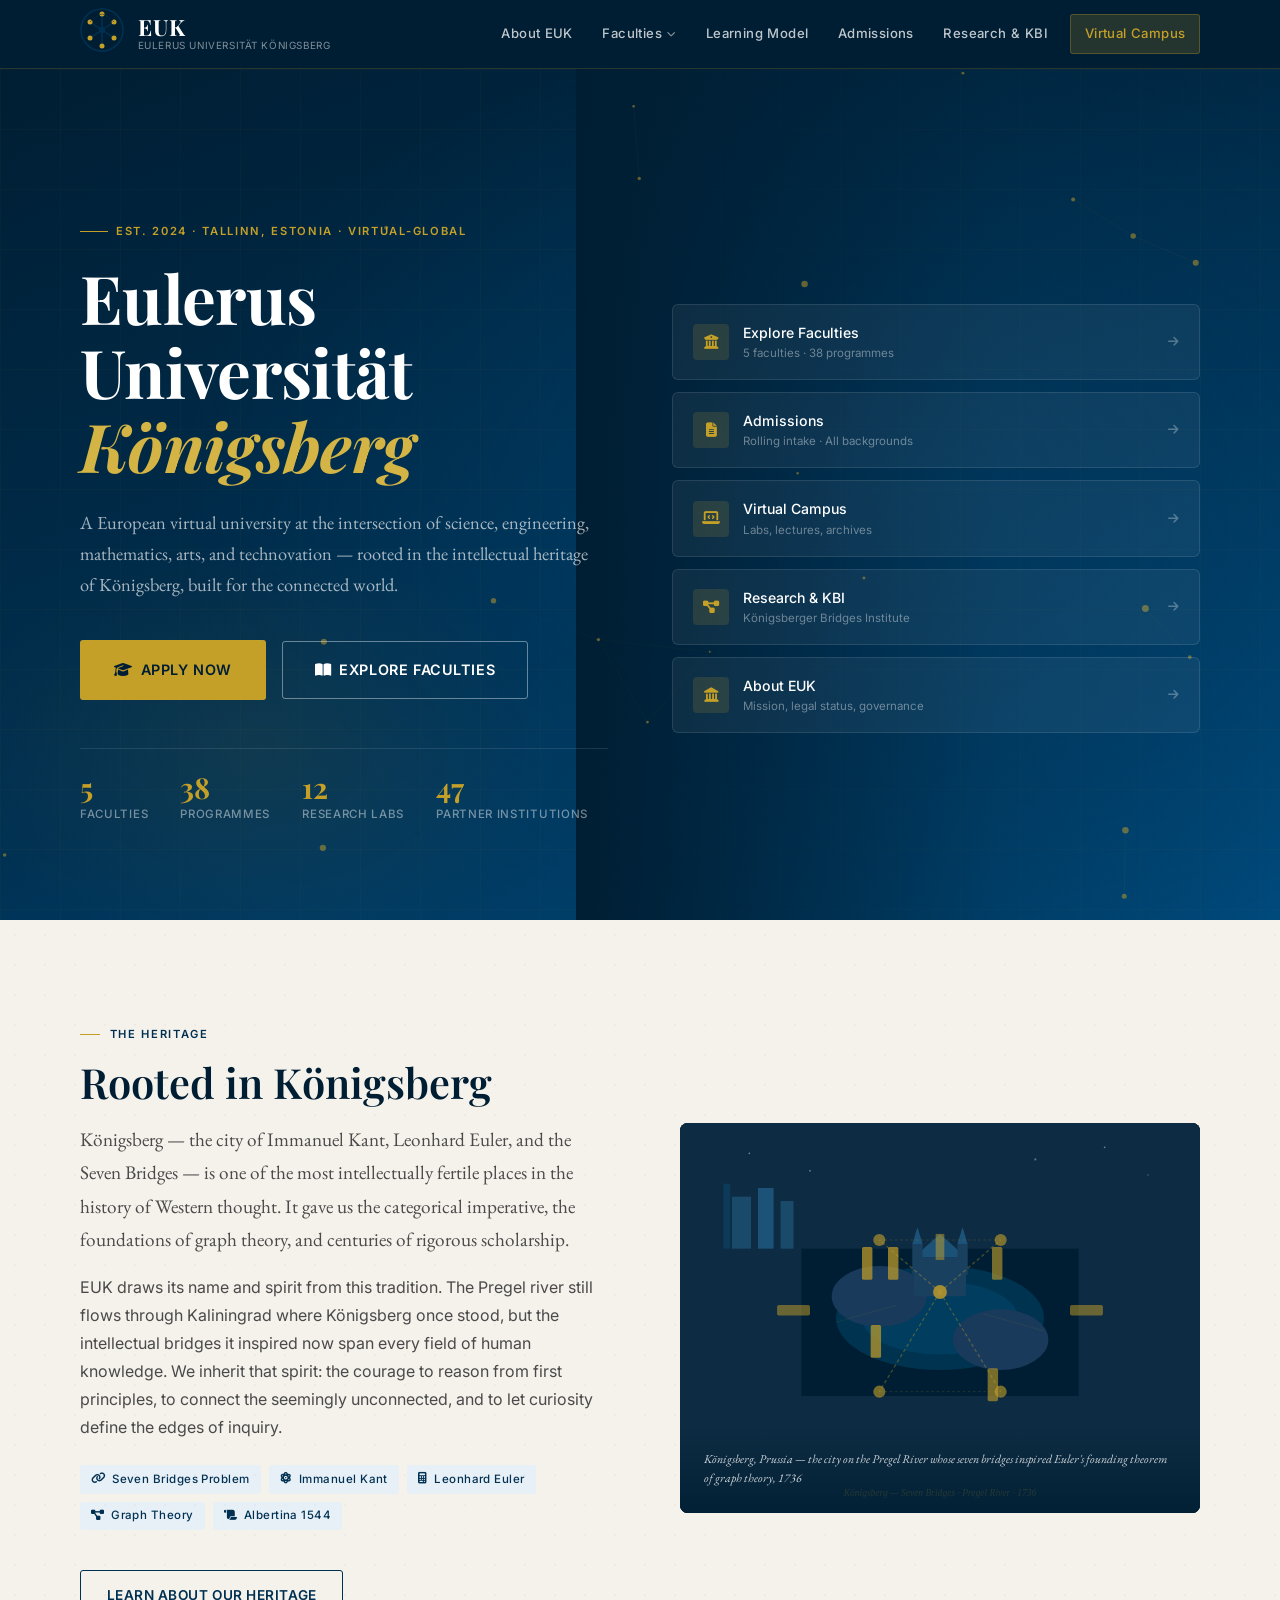
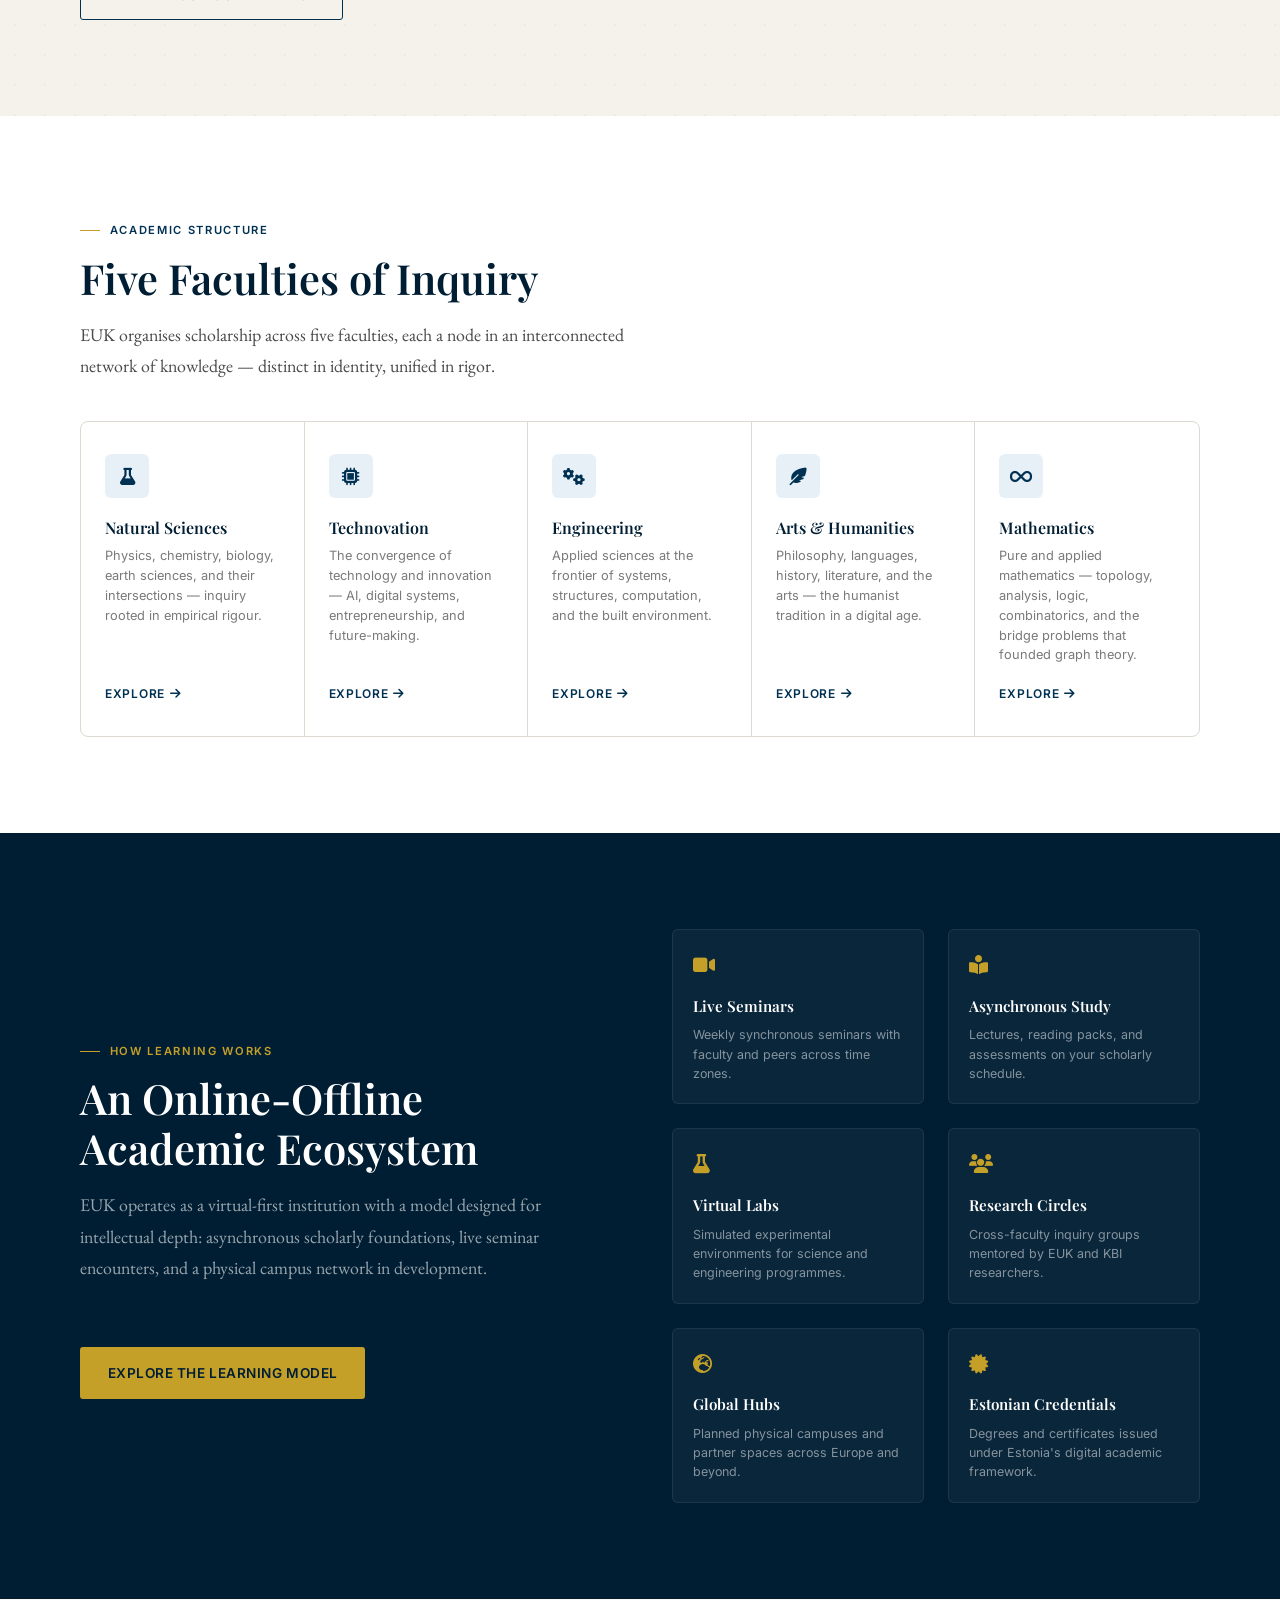
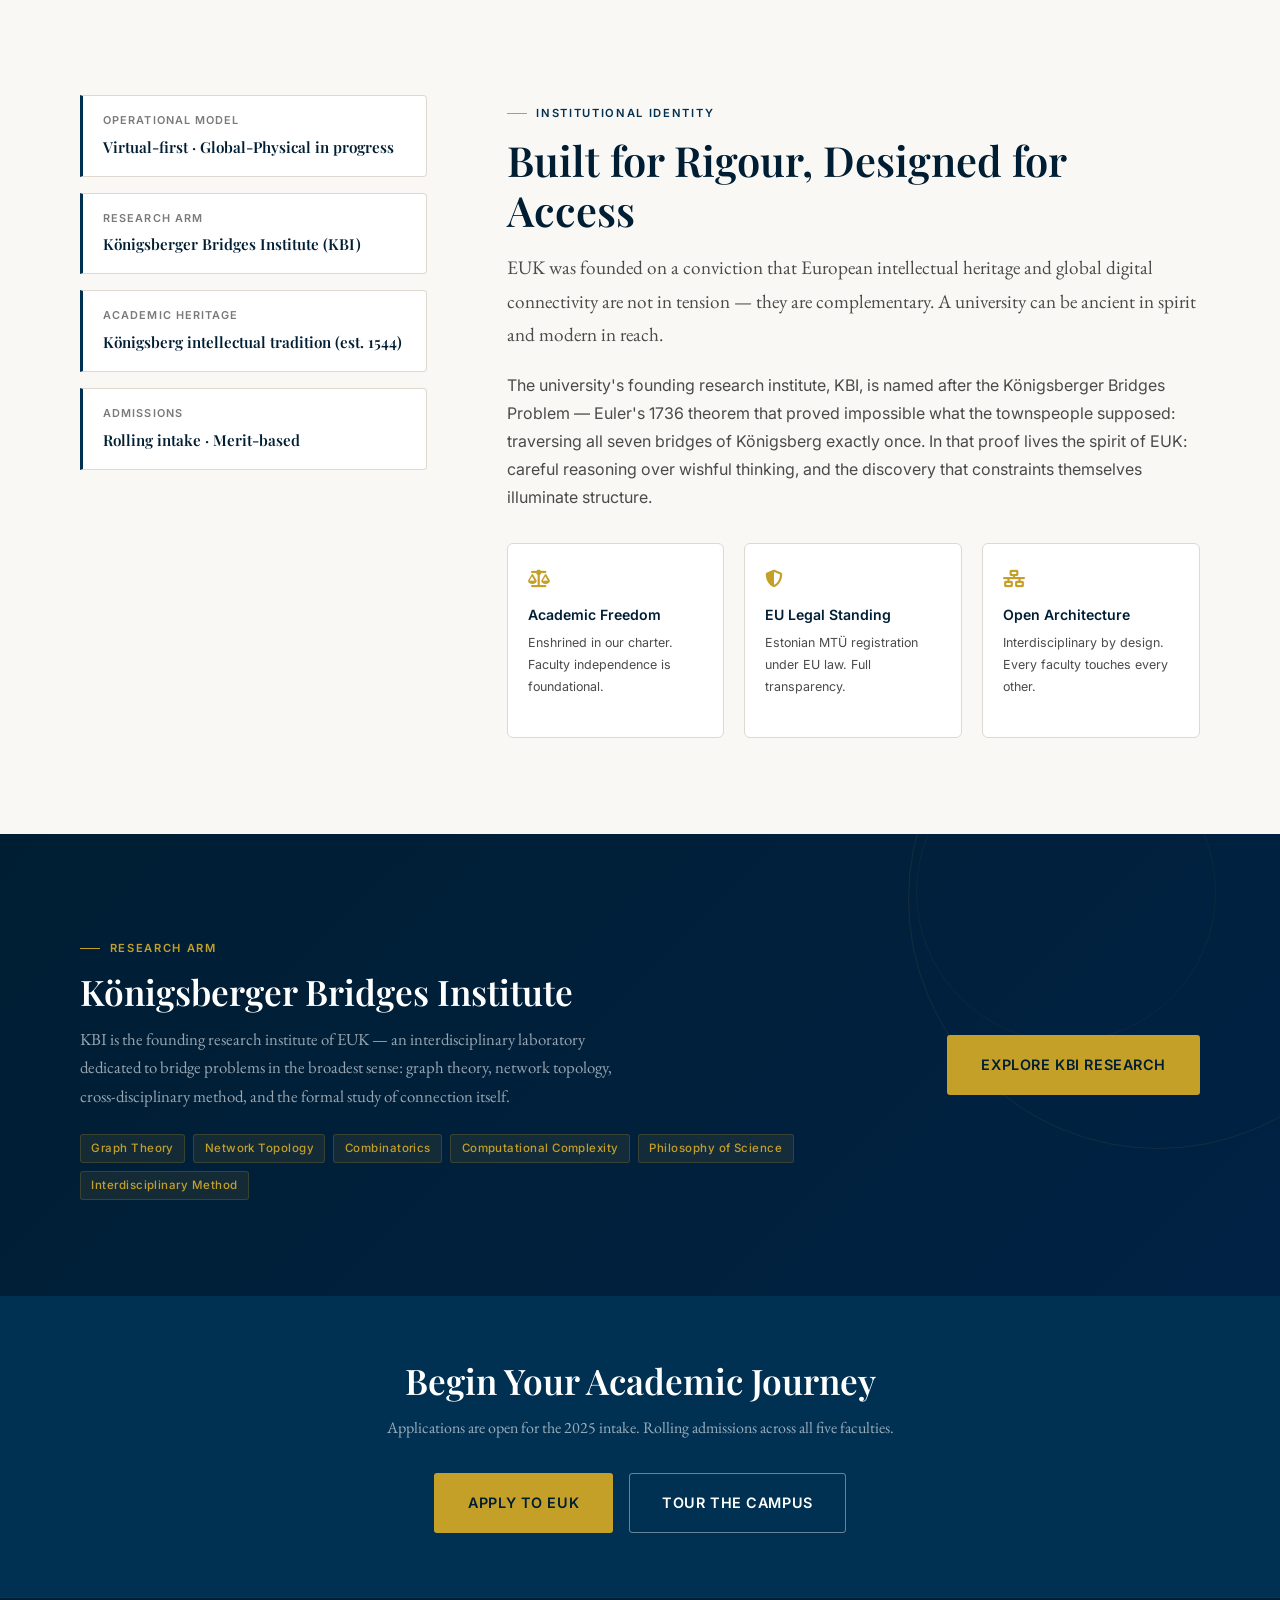
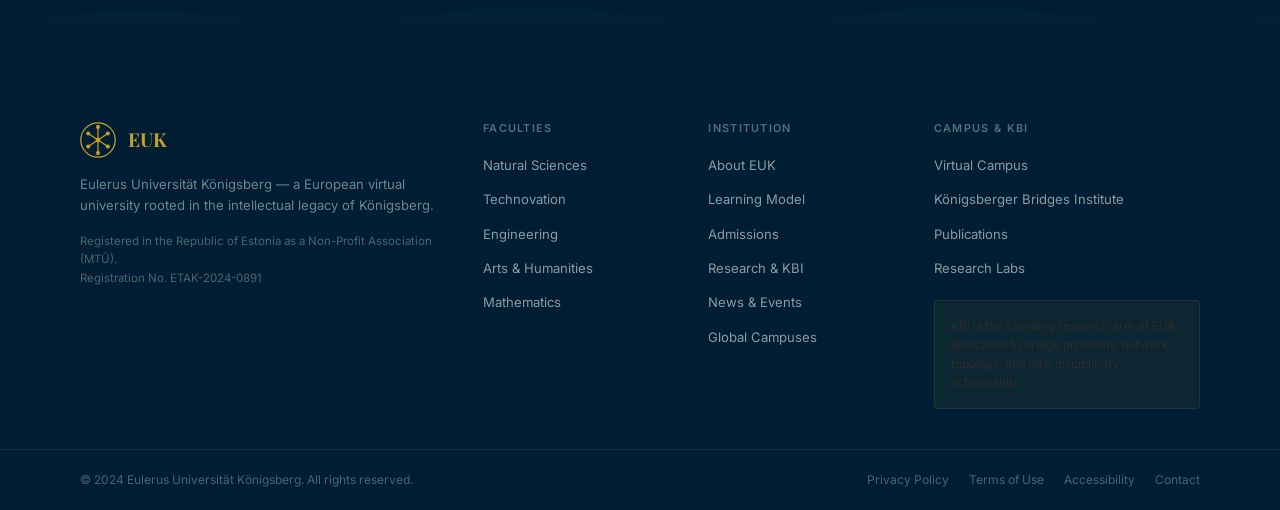
<file: index.html>
<!DOCTYPE html>
<html lang="en">

<head>
    <meta charset="UTF-8" />
    <meta name="viewport" content="width=device-width, initial-scale=1.0" />
    <title>Eulerus Universität Königsberg</title>
    <meta name="description"
        content="A European virtual university rooted in the intellectual heritage of Königsberg — where science, mathematics, engineering, arts, and technovation converge." />
    <link rel="preconnect" href="https://fonts.googleapis.com" />
    <link rel="preconnect" href="https://fonts.gstatic.com" crossorigin="" />
    <link
        href="https://fonts.googleapis.com/css2?family=Playfair+Display:ital,wght@0,400;0,500;0,600;0,700;1,400;1,500&amp;family=Inter:wght@300;400;500;600&amp;family=EB+Garamond:ital,wght@0,400;0,500;1,400&amp;display=swap"
        rel="stylesheet" />
    <link rel="stylesheet" href="https://cdn.jsdelivr.net/npm/@fortawesome/fontawesome-free@6.4.0/css/all.min.css" />
    <link href="static/style.css" rel="stylesheet" />
</head>

<body>
    <div id="page-wrapper">
        <header class="site-header" id="site-header">
            <div class="header-main">
                <div class="container header-inner"><a href="index.html" class="site-logo"
                        aria-label="Eulerus Universität Königsberg home">
                        <div class="logo-mark" aria-hidden="true"><svg width="44" height="44" viewBox="0 0 44 44"
                                fill="none" xmlns="http://www.w3.org/2000/svg">
                                <circle cx="22" cy="22" r="21" stroke="#003153" stroke-width="1.5"></circle>
                                <circle cx="22" cy="22" r="3" fill="#003153"></circle>
                                <path d="M22 22 L10 14" stroke="#003153" stroke-width="1.5" stroke-linecap="round">
                                </path>
                                <path d="M22 22 L34 14" stroke="#003153" stroke-width="1.5" stroke-linecap="round">
                                </path>
                                <path d="M22 22 L34 30" stroke="#003153" stroke-width="1.5" stroke-linecap="round">
                                </path>
                                <path d="M22 22 L10 30" stroke="#003153" stroke-width="1.5" stroke-linecap="round">
                                </path>
                                <path d="M22 22 L22 6" stroke="#003153" stroke-width="1.5" stroke-linecap="round">
                                </path>
                                <path d="M22 22 L22 38" stroke="#003153" stroke-width="1.5" stroke-linecap="round">
                                </path>
                                <circle cx="10" cy="14" r="2.5" fill="#C5A028"></circle>
                                <circle cx="34" cy="14" r="2.5" fill="#C5A028"></circle>
                                <circle cx="34" cy="30" r="2.5" fill="#C5A028"></circle>
                                <circle cx="10" cy="30" r="2.5" fill="#C5A028"></circle>
                                <circle cx="22" cy="6" r="2.5" fill="#C5A028"></circle>
                                <circle cx="22" cy="38" r="2.5" fill="#C5A028"></circle>
                                <path d="M10 14 Q16 8 22 6" stroke="#003153" stroke-width="0.75" stroke-dasharray="2 2">
                                </path>
                                <path d="M34 14 Q28 8 22 6" stroke="#003153" stroke-width="0.75" stroke-dasharray="2 2">
                                </path>
                            </svg></div>
                        <div class="logo-text"><span class="logo-abbr">EUK</span><span class="logo-full">Eulerus
                                Universität Königsberg</span></div>
                    </a>
                    <nav class="main-nav" id="main-nav" aria-label="Main navigation">
                        <ul class="nav-list">
                            <li class="nav-item"><a href="about/" class="nav-link">About EUK</a></li>
                            <li class="nav-item has-dropdown"><a href="faculties/" class="nav-link">Faculties <i
                                        class="fas fa-chevron-down nav-arrow"></i></a>
                                <div class="dropdown"><a href="faculties/#science" class="dropdown-item"><span
                                            class="dropdown-dot sci"></span>Natural Sciences</a><a
                                        href="faculties/#technovation" class="dropdown-item"><span
                                            class="dropdown-dot tech"></span>Technovation</a><a
                                        href="faculties/#engineering" class="dropdown-item"><span
                                            class="dropdown-dot eng"></span>Engineering</a><a href="faculties/#arts"
                                        class="dropdown-item"><span class="dropdown-dot arts"></span>Arts &amp;
                                        Humanities</a><a href="faculties/#mathematics" class="dropdown-item"><span
                                            class="dropdown-dot math"></span>Mathematics</a></div>
                            </li>
                            <li class="nav-item"><a href="learning/" class="nav-link">Learning Model</a></li>
                            <li class="nav-item"><a href="admissions/" class="nav-link">Admissions</a></li>
                            <li class="nav-item"><a href="research/" class="nav-link">Research &amp; KBI</a></li>
                            <li class="nav-item"><a href="virtual-campus/" class="nav-link nav-link--campus">Virtual
                                    Campus</a></li>
                        </ul>
                    </nav><button class="nav-toggle" id="nav-toggle" aria-label="Open menu"
                        aria-expanded="false"><span></span><span></span><span></span></button>
                </div>
            </div>
        </header>
        <section class="hero">
            <div class="hero-bg"></div>
            <div class="hero-grid"></div>
            <div class="hero-konigsberg">
                <div class="hero-konigsberg-overlay"></div>
            </div><canvas id="hero-network-canvas" class="hero-network" aria-hidden="true"
                style="position:absolute;inset:0;width:100%;height:100%;z-index:1;"></canvas>
            <div class="hero-body">
                <div class="container">
                    <div class="hero-content-wrap">
                        <div class="hero-left">
                            <div class="hero-eyebrow">Est. 2024 · Tallinn, Estonia · Virtual-Global</div>
                            <h1 class="hero-title">Eulerus Universität<br /><em>Königsberg</em></h1>
                            <p class="hero-subtitle">A European virtual university at the intersection of science,
                                engineering, mathematics, arts, and technovation — rooted in the intellectual heritage
                                of Königsberg, built for the connected world.</p>
                            <div class="hero-actions"><a href="admissions/" class="btn btn-gold btn-lg"><i
                                        class="fas fa-graduation-cap"></i> Apply Now</a><a href="faculties/"
                                    class="btn btn-outline btn-lg"><i class="fas fa-book-open"></i> Explore
                                    Faculties</a></div>
                            <div class="hero-stats">
                                <div class="hero-stat"><span class="hero-stat-num" data-counter="5">5</span><span
                                        class="hero-stat-label">Faculties</span></div>
                                <div class="hero-stat"><span class="hero-stat-num" data-counter="38">38</span><span
                                        class="hero-stat-label">Programmes</span></div>
                                <div class="hero-stat"><span class="hero-stat-num" data-counter="12">12</span><span
                                        class="hero-stat-label">Research Labs</span></div>
                                <div class="hero-stat"><span class="hero-stat-num" data-counter="47">47</span><span
                                        class="hero-stat-label">Partner Institutions</span></div>
                            </div>
                        </div>
                        <div class="hero-paths"><a href="faculties/" class="hero-path-card">
                                <div class="hero-path-left">
                                    <div class="hero-path-icon"><i class="fas fa-university"></i></div>
                                    <div><span class="hero-path-label">Explore Faculties</span><span
                                            class="hero-path-sub">5 faculties · 38 programmes</span></div>
                                </div><i class="fas fa-arrow-right hero-path-arrow"></i>
                            </a><a href="admissions/" class="hero-path-card">
                                <div class="hero-path-left">
                                    <div class="hero-path-icon"><i class="fas fa-file-alt"></i></div>
                                    <div><span class="hero-path-label">Admissions</span><span
                                            class="hero-path-sub">Rolling intake · All backgrounds</span></div>
                                </div><i class="fas fa-arrow-right hero-path-arrow"></i>
                            </a><a href="virtual-campus/" class="hero-path-card">
                                <div class="hero-path-left">
                                    <div class="hero-path-icon"><i class="fas fa-laptop-code"></i></div>
                                    <div><span class="hero-path-label">Virtual Campus</span><span
                                            class="hero-path-sub">Labs, lectures, archives</span></div>
                                </div><i class="fas fa-arrow-right hero-path-arrow"></i>
                            </a><a href="research/" class="hero-path-card">
                                <div class="hero-path-left">
                                    <div class="hero-path-icon"><i class="fas fa-project-diagram"></i></div>
                                    <div><span class="hero-path-label">Research &amp; KBI</span><span
                                            class="hero-path-sub">Königsberger Bridges Institute</span></div>
                                </div><i class="fas fa-arrow-right hero-path-arrow"></i>
                            </a><a href="about/" class="hero-path-card">
                                <div class="hero-path-left">
                                    <div class="hero-path-icon"><i class="fas fa-landmark"></i></div>
                                    <div><span class="hero-path-label">About EUK</span><span
                                            class="hero-path-sub">Mission, legal status, governance</span></div>
                                </div><i class="fas fa-arrow-right hero-path-arrow"></i>
                            </a></div>
                    </div>
                </div>
            </div>
        </section>
        <section class="konigsberg-section section">
            <div class="konigsberg-bg-pattern" aria-hidden="true"></div>
            <div class="container">
                <div class="konigsberg-grid">
                    <div class="fade-up">
                        <div class="section-eyebrow">The Heritage</div>
                        <h2 class="section-title">Rooted in Königsberg</h2>
                        <p class="lead">Königsberg — the city of Immanuel Kant, Leonhard Euler, and the Seven Bridges —
                            is one of the most intellectually fertile places in the history of Western thought. It gave
                            us the categorical imperative, the foundations of graph theory, and centuries of rigorous
                            scholarship.</p>
                        <p style="color:var(--text-mid);line-height:1.75;">EUK draws its name and spirit from this
                            tradition. The Pregel river still flows through Kaliningrad where Königsberg once stood, but
                            the intellectual bridges it inspired now span every field of human knowledge. We inherit
                            that spirit: the courage to reason from first principles, to connect the seemingly
                            unconnected, and to let curiosity define the edges of inquiry.</p>
                        <div class="konigsberg-bridges mt-md"><span class="bridge-tag"><i class="fas fa-link"></i> Seven
                                Bridges Problem</span><span class="bridge-tag"><i class="fas fa-atom"></i> Immanuel
                                Kant</span><span class="bridge-tag"><i class="fas fa-calculator"></i> Leonhard
                                Euler</span><span class="bridge-tag"><i class="fas fa-project-diagram"></i> Graph
                                Theory</span><span class="bridge-tag"><i class="fas fa-scroll"></i> Albertina
                                1544</span></div><a href="about/" class="btn btn-outline-dark mt-lg"
                            style="width:auto;display:inline-flex;">Learn About Our Heritage</a>
                    </div>
                    <div class="konigsberg-visual fade-up fade-up-delay-2"><svg viewBox="0 0 600 450"
                            xmlns="http://www.w3.org/2000/svg"
                            style="width:100%;height:100%;position:absolute;inset:0;">
                            <rect width="600" height="450" fill="#001e33"></rect>
                            <ellipse cx="300" cy="225" rx="120" ry="60" fill="#003d5c" opacity="0.7"></ellipse>
                            <ellipse cx="300" cy="225" rx="90" ry="42" fill="#004870" opacity="0.5"></ellipse>
                            <ellipse cx="230" cy="200" rx="55" ry="35" fill="#1a3a5c"></ellipse>
                            <ellipse cx="370" cy="250" rx="55" ry="35" fill="#1a3a5c"></ellipse>
                            <rect x="0" y="0" width="600" height="145" fill="#0d2b42" rx="0"></rect>
                            <rect x="0" y="315" width="600" height="135" fill="#0d2b42" rx="0"></rect>
                            <rect x="0" y="0" width="140" height="450" fill="#0d2b42" rx="0"></rect>
                            <rect x="460" y="0" width="140" height="450" fill="#0d2b42" rx="0"></rect>
                            <rect x="60" y="85" width="22" height="60" fill="#1a4a6a"></rect>
                            <rect x="90" y="75" width="18" height="70" fill="#1d5278"></rect>
                            <rect x="116" y="90" width="15" height="55" fill="#1a4a6a"></rect>
                            <rect x="50" y="70" width="8" height="75" fill="#0d3a58"></rect>
                            <rect x="270" y="155" width="60" height="45" fill="#1a4060" rx="2"></rect>
                            <polygon points="270,155 300,128 330,155" fill="#1d5278"></polygon>
                            <rect x="295" y="128" width="10" height="30" fill="#c5a028" opacity="0.5"></rect>
                            <rect x="268" y="140" width="12" height="35" fill="#1a4060"></rect>
                            <polygon points="268,140 274,120 280,140" fill="#1d5278"></polygon>
                            <rect x="320" y="140" width="12" height="35" fill="#1a4060"></rect>
                            <polygon points="320,140 326,120 332,140" fill="#1d5278"></polygon>
                            <rect x="210" y="143" width="12" height="38" fill="#c5a028" opacity="0.7" rx="2"></rect>
                            <rect x="240" y="143" width="12" height="38" fill="#c5a028" opacity="0.7" rx="2"></rect>
                            <rect x="220" y="233" width="12" height="38" fill="#c5a028" opacity="0.7" rx="2"></rect>
                            <rect x="355" y="283" width="12" height="38" fill="#c5a028" opacity="0.6" rx="2"></rect>
                            <rect x="360" y="143" width="12" height="38" fill="#c5a028" opacity="0.6" rx="2"></rect>
                            <rect x="450" y="210" width="38" height="12" fill="#c5a028" opacity="0.5" rx="2"></rect>
                            <rect x="112" y="210" width="38" height="12" fill="#c5a028" opacity="0.5" rx="2"></rect>
                            <line x1="180" y1="230" x2="250" y2="210" stroke="rgba(197,160,40,0.1)" stroke-width="1">
                            </line>
                            <line x1="350" y1="220" x2="420" y2="240" stroke="rgba(197,160,40,0.1)" stroke-width="1">
                            </line>
                            <circle cx="300" cy="195" r="8" fill="#c5a028" opacity="0.8"></circle>
                            <circle cx="230" cy="135" r="7" fill="#c5a028" opacity="0.6"></circle>
                            <circle cx="370" cy="135" r="7" fill="#c5a028" opacity="0.6"></circle>
                            <circle cx="230" cy="310" r="7" fill="#c5a028" opacity="0.6"></circle>
                            <circle cx="370" cy="310" r="7" fill="#c5a028" opacity="0.6"></circle>
                            <line x1="300" y1="195" x2="230" y2="135" stroke="rgba(197,160,40,0.35)" stroke-width="1.5"
                                stroke-dasharray="4 3"></line>
                            <line x1="300" y1="195" x2="370" y2="135" stroke="rgba(197,160,40,0.35)" stroke-width="1.5"
                                stroke-dasharray="4 3"></line>
                            <line x1="300" y1="195" x2="230" y2="310" stroke="rgba(197,160,40,0.35)" stroke-width="1.5"
                                stroke-dasharray="4 3"></line>
                            <line x1="300" y1="195" x2="370" y2="310" stroke="rgba(197,160,40,0.35)" stroke-width="1.5"
                                stroke-dasharray="4 3"></line>
                            <line x1="230" y1="135" x2="370" y2="135" stroke="rgba(197,160,40,0.2)" stroke-width="1"
                                stroke-dasharray="3 3"></line>
                            <line x1="230" y1="310" x2="370" y2="310" stroke="rgba(197,160,40,0.2)" stroke-width="1"
                                stroke-dasharray="3 3"></line>
                            <circle cx="80" cy="35" r="1" fill="white" opacity="0.4"></circle>
                            <circle cx="150" cy="55" r="1.2" fill="white" opacity="0.3"></circle>
                            <circle cx="490" cy="28" r="1" fill="white" opacity="0.4"></circle>
                            <circle cx="540" cy="60" r="0.8" fill="white" opacity="0.3"></circle>
                            <circle cx="410" cy="42" r="1.2" fill="white" opacity="0.35"></circle><text x="300" y="430"
                                text-anchor="middle" font-family="Georgia, serif" font-size="11"
                                fill="rgba(197,160,40,0.5)" font-style="italic">Königsberg — Seven Bridges · Pregel
                                River · 1736</text>
                        </svg>
                        <div class="konigsberg-visual-caption">Königsberg, Prussia — the city on the Pregel River whose
                            seven bridges inspired Euler&#39;s founding theorem of graph theory, 1736</div>
                    </div>
                </div>
            </div>
        </section>
        <section class="faculties-section section">
            <div class="container">
                <div class="section-header fade-up">
                    <div class="section-eyebrow">Academic Structure</div>
                    <h2 class="section-title">Five Faculties of Inquiry</h2>
                    <p class="section-lead">EUK organises scholarship across five faculties, each a node in an
                        interconnected network of knowledge — distinct in identity, unified in rigor.</p>
                </div>
                <div class="faculties-grid fade-up"><a href="faculties/#science" class="faculty-card">
                        <div class="faculty-card-icon"><i class="fas fa-flask"></i></div>
                        <div class="faculty-card-name">Natural Sciences</div>
                        <p class="faculty-card-desc">Physics, chemistry, biology, earth sciences, and their
                            intersections — inquiry rooted in empirical rigour.</p><span
                            class="faculty-card-link">Explore <i class="fas fa-arrow-right"></i></span>
                    </a><a href="faculties/#technovation" class="faculty-card">
                        <div class="faculty-card-icon"><i class="fas fa-microchip"></i></div>
                        <div class="faculty-card-name">Technovation</div>
                        <p class="faculty-card-desc">The convergence of technology and innovation — AI, digital systems,
                            entrepreneurship, and future-making.</p><span class="faculty-card-link">Explore <i
                                class="fas fa-arrow-right"></i></span>
                    </a><a href="faculties/#engineering" class="faculty-card">
                        <div class="faculty-card-icon"><i class="fas fa-cogs"></i></div>
                        <div class="faculty-card-name">Engineering</div>
                        <p class="faculty-card-desc">Applied sciences at the frontier of systems, structures,
                            computation, and the built environment.</p><span class="faculty-card-link">Explore <i
                                class="fas fa-arrow-right"></i></span>
                    </a><a href="faculties/#arts" class="faculty-card">
                        <div class="faculty-card-icon"><i class="fas fa-feather-alt"></i></div>
                        <div class="faculty-card-name">Arts &amp; Humanities</div>
                        <p class="faculty-card-desc">Philosophy, languages, history, literature, and the arts — the
                            humanist tradition in a digital age.</p><span class="faculty-card-link">Explore <i
                                class="fas fa-arrow-right"></i></span>
                    </a><a href="faculties/#mathematics" class="faculty-card">
                        <div class="faculty-card-icon"><i class="fas fa-infinity"></i></div>
                        <div class="faculty-card-name">Mathematics</div>
                        <p class="faculty-card-desc">Pure and applied mathematics — topology, analysis, logic,
                            combinatorics, and the bridge problems that founded graph theory.</p><span
                            class="faculty-card-link">Explore <i class="fas fa-arrow-right"></i></span>
                    </a></div>
            </div>
        </section>
        <section class="learning-section section">
            <div class="container">
                <div class="learning-grid">
                    <div class="learning-text fade-up">
                        <div class="section-eyebrow">How Learning Works</div>
                        <h2 class="section-title" style="color:white;">An Online-Offline Academic Ecosystem</h2>
                        <p class="section-lead">EUK operates as a virtual-first institution with a model designed for
                            intellectual depth: asynchronous scholarly foundations, live seminar encounters, and a
                            physical campus network in development.</p><a href="learning/"
                            class="btn btn-gold mt-md">Explore the Learning Model</a>
                    </div>
                    <div class="learning-features fade-up fade-up-delay-2">
                        <div class="learning-feature">
                            <div class="lf-icon"><i class="fas fa-video"></i></div>
                            <div class="lf-title">Live Seminars</div>
                            <p class="lf-desc">Weekly synchronous seminars with faculty and peers across time zones.</p>
                        </div>
                        <div class="learning-feature">
                            <div class="lf-icon"><i class="fas fa-book-reader"></i></div>
                            <div class="lf-title">Asynchronous Study</div>
                            <p class="lf-desc">Lectures, reading packs, and assessments on your scholarly schedule.</p>
                        </div>
                        <div class="learning-feature">
                            <div class="lf-icon"><i class="fas fa-flask"></i></div>
                            <div class="lf-title">Virtual Labs</div>
                            <p class="lf-desc">Simulated experimental environments for science and engineering
                                programmes.</p>
                        </div>
                        <div class="learning-feature">
                            <div class="lf-icon"><i class="fas fa-users"></i></div>
                            <div class="lf-title">Research Circles</div>
                            <p class="lf-desc">Cross-faculty inquiry groups mentored by EUK and KBI researchers.</p>
                        </div>
                        <div class="learning-feature">
                            <div class="lf-icon"><i class="fas fa-globe-europe"></i></div>
                            <div class="lf-title">Global Hubs</div>
                            <p class="lf-desc">Planned physical campuses and partner spaces across Europe and beyond.
                            </p>
                        </div>
                        <div class="learning-feature">
                            <div class="lf-icon"><i class="fas fa-certificate"></i></div>
                            <div class="lf-title">Estonian Credentials</div>
                            <p class="lf-desc">Degrees and certificates issued under Estonia&#39;s digital academic
                                framework.</p>
                        </div>
                    </div>
                </div>
            </div>
        </section>
        <section class="credibility-section section">
            <div class="container">
                <div class="cred-grid">
                    <div class="cred-facts fade-up">
                        <div class="cred-fact">
                            <div class="cred-fact-label">Operational Model</div>
                            <p class="cred-fact-value">Virtual-first · Global-Physical in progress</p>
                        </div>
                        <div class="cred-fact">
                            <div class="cred-fact-label">Research Arm</div>
                            <p class="cred-fact-value">Königsberger Bridges Institute (KBI)</p>
                        </div>
                        <div class="cred-fact">
                            <div class="cred-fact-label">Academic Heritage</div>
                            <p class="cred-fact-value">Königsberg intellectual tradition (est. 1544)</p>
                        </div>
                        <div class="cred-fact">
                            <div class="cred-fact-label">Admissions</div>
                            <p class="cred-fact-value">Rolling intake · Merit-based</p>
                        </div>
                    </div>
                    <div class="cred-content fade-up fade-up-delay-1">
                        <div class="section-eyebrow">Institutional Identity</div>
                        <h2 class="section-title">Built for Rigour, Designed for Access</h2>
                        <p class="lead">EUK was founded on a conviction that European intellectual heritage and global
                            digital connectivity are not in tension — they are complementary. A university can be
                            ancient in spirit and modern in reach.</p>
                        <p>The university&#39;s founding research institute, KBI, is named after the Königsberger
                            Bridges Problem — Euler&#39;s 1736 theorem that proved impossible what the townspeople
                            supposed: traversing all seven bridges of Königsberg exactly once. In that proof lives the
                            spirit of EUK: careful reasoning over wishful thinking, and the discovery that constraints
                            themselves illuminate structure.</p>
                        <div class="cred-pillars">
                            <div class="cred-pillar">
                                <div class="cred-pillar-icon"><i class="fas fa-balance-scale"></i></div>
                                <div class="cred-pillar-title">Academic Freedom</div>
                                <p class="cred-pillar-text">Enshrined in our charter. Faculty independence is
                                    foundational.</p>
                            </div>
                            <div class="cred-pillar">
                                <div class="cred-pillar-icon"><i class="fas fa-shield-alt"></i></div>
                                <div class="cred-pillar-title">EU Legal Standing</div>
                                <p class="cred-pillar-text">Estonian MTÜ registration under EU law. Full transparency.
                                </p>
                            </div>
                            <div class="cred-pillar">
                                <div class="cred-pillar-icon"><i class="fas fa-network-wired"></i></div>
                                <div class="cred-pillar-title">Open Architecture</div>
                                <p class="cred-pillar-text">Interdisciplinary by design. Every faculty touches every
                                    other.</p>
                            </div>
                        </div>
                    </div>
                </div>
            </div>
        </section>
        <section class="kbi-section section">
            <div class="container">
                <div class="kbi-inner">
                    <div class="fade-up">
                        <div class="section-eyebrow" style="color:var(--gold);">Research Arm</div>
                        <h2 class="kbi-title">Königsberger Bridges Institute</h2>
                        <p class="kbi-lead">KBI is the founding research institute of EUK — an interdisciplinary
                            laboratory dedicated to bridge problems in the broadest sense: graph theory, network
                            topology, cross-disciplinary method, and the formal study of connection itself.</p>
                        <div class="kbi-tags"><span class="kbi-tag">Graph Theory</span><span class="kbi-tag">Network
                                Topology</span><span class="kbi-tag">Combinatorics</span><span
                                class="kbi-tag">Computational Complexity</span><span class="kbi-tag">Philosophy of
                                Science</span><span class="kbi-tag">Interdisciplinary Method</span></div>
                    </div>
                    <div class="fade-up fade-up-delay-2"><a href="research/" class="btn btn-gold btn-lg"
                            style="white-space:nowrap;">Explore KBI Research</a></div>
                </div>
            </div>
        </section>
     <!--   
        <section class="voices-section section">
            <div class="container">
                <div class="section-header section-header--center fade-up">
                    <div class="section-eyebrow">Voices from EUK</div>
                    <h2 class="section-title">Why Scholars Choose EUK</h2>
                </div>
                <div class="voices-grid">
                    <div class="voice-card fade-up">
                        <p class="voice-quote"><span>The virtual campus is not a compromise for EUK — it is the form.
                                Königsberg&#39;s legacy was always about connecting the disconnected.</span></p>
                        <div class="voice-name">Dr. Lena Hartmann</div>
                        <div class="voice-role">Chair, Faculty of Mathematics</div>
                    </div>
                    <div class="voice-card fade-up fade-up-delay-1">
                        <p class="voice-quote"><span>I chose EUK because it takes the humanities seriously even in an
                                engineering age. The interdisciplinary seminars alone are worth the entire
                                programme.</span></p>
                        <div class="voice-name">Aleksander Põld</div>
                        <div class="voice-role">Doctoral Candidate, Arts &amp; Humanities</div>
                    </div>
                    <div class="voice-card fade-up fade-up-delay-2">
                        <p class="voice-quote"><span>KBI&#39;s research circles have connected my computational work
                                with topology in ways I didn&#39;t anticipate. That is exactly the Eulerian spirit —
                                edges reveal hidden structure.</span></p>
                        <div class="voice-name">Prof. Marcus Veit</div>
                        <div class="voice-role">Senior Fellow, Königsberger Bridges Institute</div>
                    </div>
                </div>
            </div>
        </section>
        -->
        <section class="cta-banner">
            <div class="container">
                <div class="fade-up">
                    <h2 class="cta-banner-title">Begin Your Academic Journey</h2>
                    <p class="cta-banner-sub">Applications are open for the 2025 intake. Rolling admissions across all
                        five faculties.</p>
                    <div class="cta-banner-actions"><a href="admissions/" class="btn btn-gold btn-lg">Apply to EUK</a><a
                            href="virtual-campus/" class="btn btn-outline btn-lg">Tour the Campus</a></div>
                </div>
            </div>
        </section>
        <footer class="site-footer">
            <div class="footer-bridge-line" aria-hidden="true"><svg viewBox="0 0 1440 40" fill="none"
                    xmlns="http://www.w3.org/2000/svg" preserveAspectRatio="none">
                    <path
                        d="M0 40 Q120 0 240 20 Q360 40 480 20 Q600 0 720 20 Q840 40 960 20 Q1080 0 1200 20 Q1320 40 1440 20 L1440 40 Z"
                        fill="#003153" opacity="0.08"></path>
                    <line x1="0" y1="20" x2="1440" y2="20" stroke="#003153" stroke-width="0.5" stroke-dasharray="4 4">
                    </line>
                </svg></div>
            <div class="footer-body">
                <div class="container footer-grid">
                    <div class="footer-col footer-brand">
                        <div class="footer-logo"><svg width="36" height="36" viewBox="0 0 44 44" fill="none"
                                xmlns="http://www.w3.org/2000/svg">
                                <circle cx="22" cy="22" r="21" stroke="#C5A028" stroke-width="1.5"></circle>
                                <circle cx="22" cy="22" r="3" fill="#C5A028"></circle>
                                <path d="M22 22 L10 14" stroke="#C5A028" stroke-width="1.5" stroke-linecap="round">
                                </path>
                                <path d="M22 22 L34 14" stroke="#C5A028" stroke-width="1.5" stroke-linecap="round">
                                </path>
                                <path d="M22 22 L34 30" stroke="#C5A028" stroke-width="1.5" stroke-linecap="round">
                                </path>
                                <path d="M22 22 L10 30" stroke="#C5A028" stroke-width="1.5" stroke-linecap="round">
                                </path>
                                <path d="M22 22 L22 6" stroke="#C5A028" stroke-width="1.5" stroke-linecap="round">
                                </path>
                                <path d="M22 22 L22 38" stroke="#C5A028" stroke-width="1.5" stroke-linecap="round">
                                </path>
                                <circle cx="10" cy="14" r="2.5" fill="#C5A028"></circle>
                                <circle cx="34" cy="14" r="2.5" fill="#C5A028"></circle>
                                <circle cx="34" cy="30" r="2.5" fill="#C5A028"></circle>
                                <circle cx="10" cy="30" r="2.5" fill="#C5A028"></circle>
                                <circle cx="22" cy="6" r="2.5" fill="#C5A028"></circle>
                                <circle cx="22" cy="38" r="2.5" fill="#C5A028"></circle>
                            </svg><span>EUK</span></div>
                        <p class="footer-tagline">Eulerus Universität Königsberg — a European virtual university rooted
                            in the intellectual legacy of Königsberg.</p>
                        <p class="footer-legal">Registered in the Republic of Estonia as a Non-Profit Association
                            (MTÜ).<br />Registration No. ETAK-2024-0891</p>
                    </div>
                    <div class="footer-col">
                        <h4 class="footer-heading">Faculties</h4>
                        <ul class="footer-links">
                            <li><a href="faculties/#science">Natural Sciences</a></li>
                            <li><a href="faculties/#technovation">Technovation</a></li>
                            <li><a href="faculties/#engineering">Engineering</a></li>
                            <li><a href="faculties/#arts">Arts &amp; Humanities</a></li>
                            <li><a href="faculties/#mathematics">Mathematics</a></li>
                        </ul>
                    </div>
                    <div class="footer-col">
                        <h4 class="footer-heading">Institution</h4>
                        <ul class="footer-links">
                            <li><a href="about/">About EUK</a></li>
                            <li><a href="learning/">Learning Model</a></li>
                            <li><a href="admissions/">Admissions</a></li>
                            <li><a href="research/">Research &amp; KBI</a></li>
                            <li><a href="news/">News &amp; Events</a></li>
                            <li><a href="global-campuses/">Global Campuses</a></li>
                        </ul>
                    </div>
                    <div class="footer-col">
                        <h4 class="footer-heading">Campus &amp; KBI</h4>
                        <ul class="footer-links">
                            <li><a href="virtual-campus/">Virtual Campus</a></li>
                            <li><a href="research/">Königsberger Bridges Institute</a></li>
                            <li><a href="research#publications">Publications</a></li>
                            <li><a href="research#labs">Research Labs</a></li>
                        </ul>
                        <div class="footer-kbi-note">
                            <p>KBI is the founding research arm of EUK, dedicated to bridge problems, network topology,
                                and interdisciplinary scholarship.</p>
                        </div>
                    </div>
                </div>
            </div>
            <div class="footer-bottom">
                <div class="container footer-bottom-inner"><span>© 2024 Eulerus Universität Königsberg. All rights
                        reserved.</span>
                    <div class="footer-policy-links"><a href="#">Privacy Policy</a><a href="#">Terms of Use</a><a
                            href="#">Accessibility</a><a href="#">Contact</a></div>
                </div>
            </div>
        </footer>
    </div>
    <script src="static/main.js"></script>
</body>

</html>
</file>
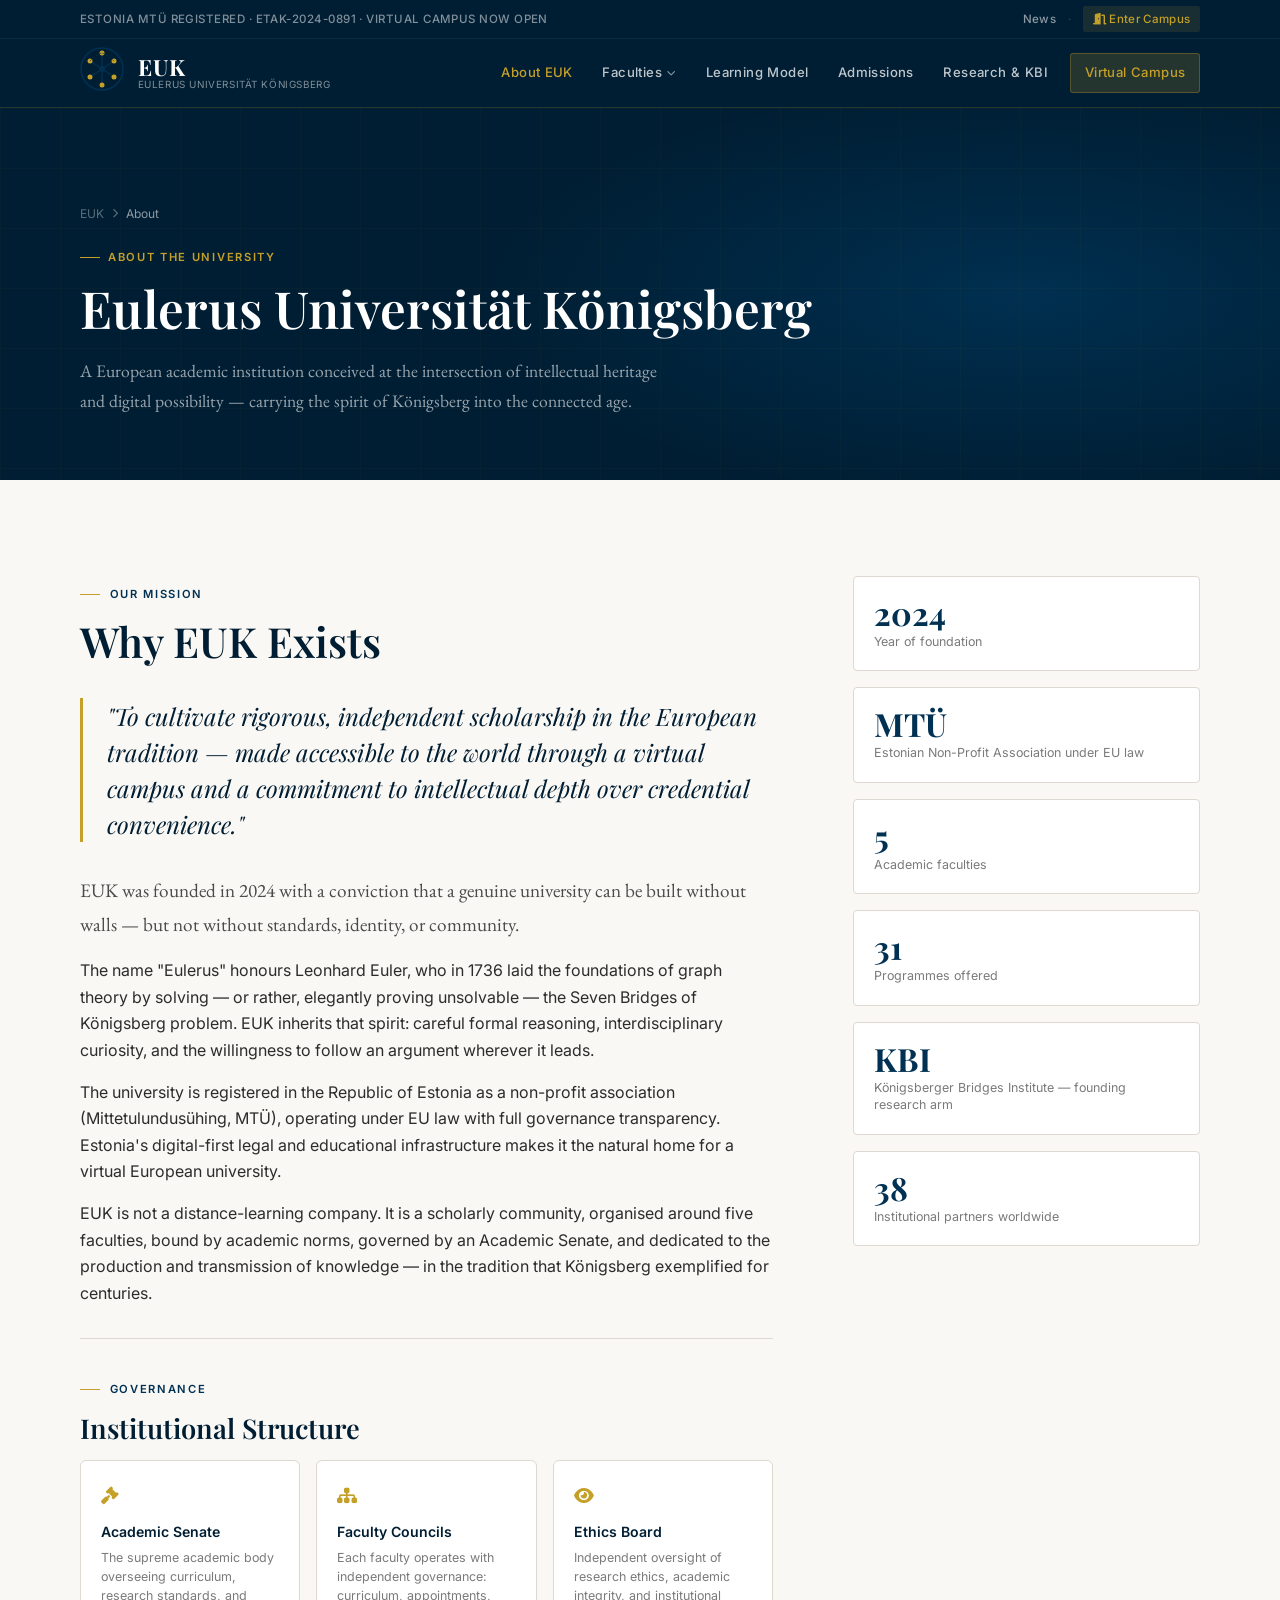
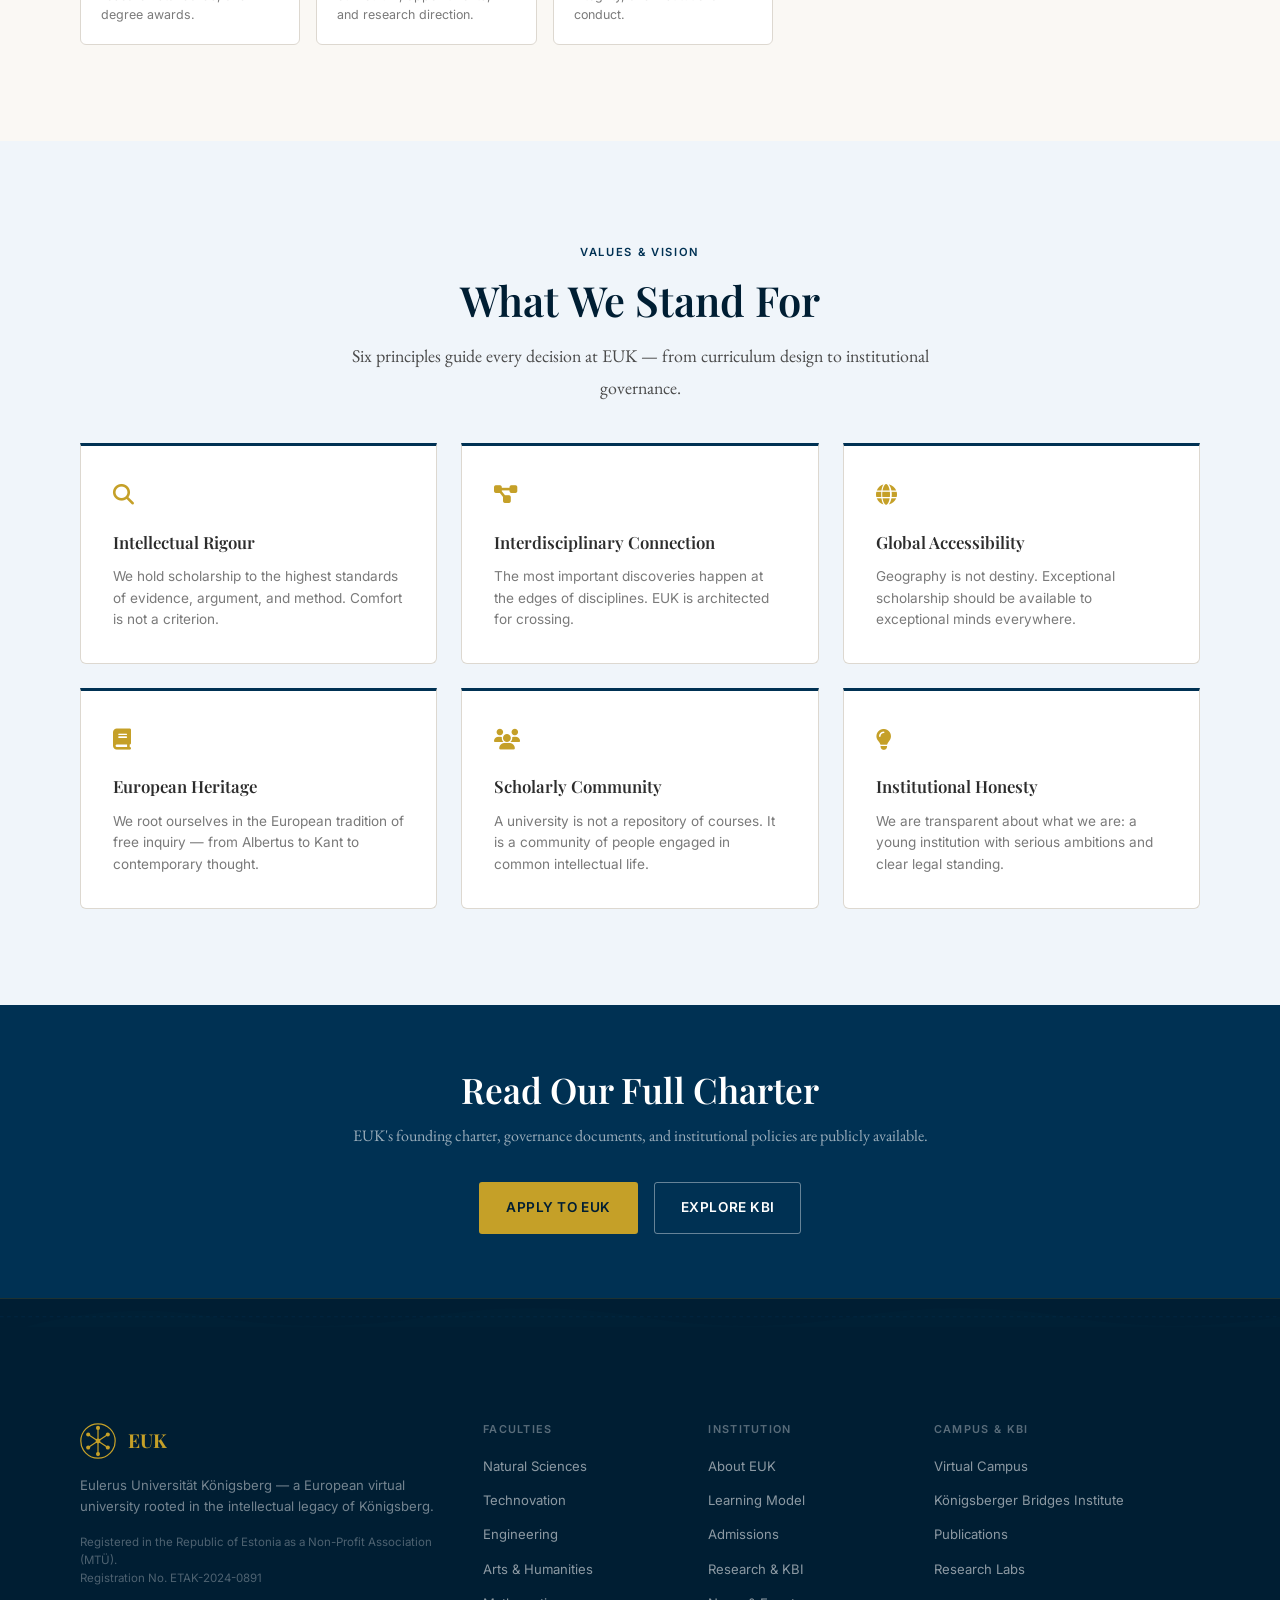
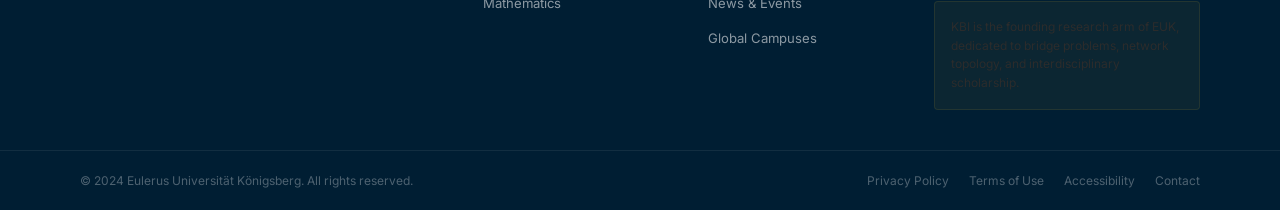
<file: about/index.html>
<!DOCTYPE html><html lang="en"><head><meta charset="UTF-8"/><meta name="viewport" content="width=device-width, initial-scale=1.0"/><title>About EUK — Eulerus Universität Königsberg</title><meta name="description" content="A European virtual university rooted in the intellectual heritage of Königsberg — where science, mathematics, engineering, arts, and technovation converge."/><link rel="preconnect" href="https://fonts.googleapis.com"/><link rel="preconnect" href="https://fonts.gstatic.com" crossorigin=""/><link href="https://fonts.googleapis.com/css2?family=Playfair+Display:ital,wght@0,400;0,500;0,600;0,700;1,400;1,500&amp;family=Inter:wght@300;400;500;600&amp;family=EB+Garamond:ital,wght@0,400;0,500;1,400&amp;display=swap" rel="stylesheet"/><link rel="stylesheet" href="https://cdn.jsdelivr.net/npm/@fortawesome/fontawesome-free@6.4.0/css/all.min.css"/><link href="../static/style.css" rel="stylesheet"/></head><body><div id="page-wrapper"><header class="site-header" id="site-header"><div class="header-top"><div class="container"><span class="header-notice">Estonia MTÜ Registered · ETAK-2024-0891 · Virtual Campus Now Open</span><div class="header-top-right"><a href="../news/" class="header-top-link">News</a><span class="sep">·</span><a href="../virtual-campus/" class="header-top-link header-top-link--accent"><i class="fas fa-door-open"></i> Enter Campus</a></div></div></div><div class="header-main"><div class="container header-inner"><a href="../index.html" class="site-logo" aria-label="Eulerus Universität Königsberg home"><div class="logo-mark" aria-hidden="true"><svg width="44" height="44" viewBox="0 0 44 44" fill="none" xmlns="http://www.w3.org/2000/svg"><circle cx="22" cy="22" r="21" stroke="#003153" stroke-width="1.5"></circle><circle cx="22" cy="22" r="3" fill="#003153"></circle><path d="M22 22 L10 14" stroke="#003153" stroke-width="1.5" stroke-linecap="round"></path><path d="M22 22 L34 14" stroke="#003153" stroke-width="1.5" stroke-linecap="round"></path><path d="M22 22 L34 30" stroke="#003153" stroke-width="1.5" stroke-linecap="round"></path><path d="M22 22 L10 30" stroke="#003153" stroke-width="1.5" stroke-linecap="round"></path><path d="M22 22 L22 6" stroke="#003153" stroke-width="1.5" stroke-linecap="round"></path><path d="M22 22 L22 38" stroke="#003153" stroke-width="1.5" stroke-linecap="round"></path><circle cx="10" cy="14" r="2.5" fill="#C5A028"></circle><circle cx="34" cy="14" r="2.5" fill="#C5A028"></circle><circle cx="34" cy="30" r="2.5" fill="#C5A028"></circle><circle cx="10" cy="30" r="2.5" fill="#C5A028"></circle><circle cx="22" cy="6" r="2.5" fill="#C5A028"></circle><circle cx="22" cy="38" r="2.5" fill="#C5A028"></circle><path d="M10 14 Q16 8 22 6" stroke="#003153" stroke-width="0.75" stroke-dasharray="2 2"></path><path d="M34 14 Q28 8 22 6" stroke="#003153" stroke-width="0.75" stroke-dasharray="2 2"></path></svg></div><div class="logo-text"><span class="logo-abbr">EUK</span><span class="logo-full">Eulerus Universität Königsberg</span></div></a><nav class="main-nav" id="main-nav" aria-label="Main navigation"><ul class="nav-list"><li class="nav-item active"><a href="../about/" class="nav-link">About EUK</a></li><li class="nav-item has-dropdown"><a href="../faculties/" class="nav-link">Faculties <i class="fas fa-chevron-down nav-arrow"></i></a><div class="dropdown"><a href="../faculties/#science" class="dropdown-item"><span class="dropdown-dot sci"></span>Natural Sciences</a><a href="../faculties/#technovation" class="dropdown-item"><span class="dropdown-dot tech"></span>Technovation</a><a href="../faculties/#engineering" class="dropdown-item"><span class="dropdown-dot eng"></span>Engineering</a><a href="../faculties/#arts" class="dropdown-item"><span class="dropdown-dot arts"></span>Arts &amp; Humanities</a><a href="../faculties/#mathematics" class="dropdown-item"><span class="dropdown-dot math"></span>Mathematics</a></div></li><li class="nav-item"><a href="../learning/" class="nav-link">Learning Model</a></li><li class="nav-item"><a href="../admissions/" class="nav-link">Admissions</a></li><li class="nav-item"><a href="../research/" class="nav-link">Research &amp; KBI</a></li><li class="nav-item"><a href="../virtual-campus/" class="nav-link nav-link--campus">Virtual Campus</a></li></ul></nav><button class="nav-toggle" id="nav-toggle" aria-label="Open menu" aria-expanded="false"><span></span><span></span><span></span></button></div></div></header><div class="page-hero"><div class="page-hero-grid"></div><div class="container page-hero-content"><div class="page-hero-breadcrumb"><a href="../index.html">EUK</a><i class="fas fa-chevron-right" style="font-size:0.6rem"></i><span>About</span></div><div class="page-hero-eyebrow">About the University</div><h1 class="page-hero-title">Eulerus Universität Königsberg</h1><p class="page-hero-lead">A European academic institution conceived at the intersection of intellectual heritage and digital possibility — carrying the spirit of Königsberg into the connected age.</p></div></div><section class="section"><div class="container"><div class="about-grid"><div class="fade-up"><div class="section-eyebrow">Our Mission</div><h2 class="section-title">Why EUK Exists</h2><blockquote class="mission-statement">&quot;To cultivate rigorous, independent scholarship in the European tradition — made accessible to the world through a virtual campus and a commitment to intellectual depth over credential convenience.&quot;</blockquote><p class="lead">EUK was founded in 2024 with a conviction that a genuine university can be built without walls — but not without standards, identity, or community.</p><p>The name &quot;Eulerus&quot; honours Leonhard Euler, who in 1736 laid the foundations of graph theory by solving — or rather, elegantly proving unsolvable — the Seven Bridges of Königsberg problem. EUK inherits that spirit: careful formal reasoning, interdisciplinary curiosity, and the willingness to follow an argument wherever it leads.</p><p>The university is registered in the Republic of Estonia as a non-profit association (Mittetulundusühing, MTÜ), operating under EU law with full governance transparency. Estonia&#39;s digital-first legal and educational infrastructure makes it the natural home for a virtual European university.</p><p>EUK is not a distance-learning company. It is a scholarly community, organised around five faculties, bound by academic norms, governed by an Academic Senate, and dedicated to the production and transmission of knowledge — in the tradition that Königsberg exemplified for centuries.</p><hr class="divider"/><div class="section-eyebrow">Governance</div><h3 style="margin-bottom:1rem;">Institutional Structure</h3><div class="three-col" style="gap:1rem;"><div class="cred-pillar"><div class="cred-pillar-icon"><i class="fas fa-gavel"></i></div><div class="cred-pillar-title">Academic Senate</div><p class="cred-pillar-text">The supreme academic body overseeing curriculum, research standards, and degree awards.</p></div><div class="cred-pillar"><div class="cred-pillar-icon"><i class="fas fa-sitemap"></i></div><div class="cred-pillar-title">Faculty Councils</div><p class="cred-pillar-text">Each faculty operates with independent governance: curriculum, appointments, and research direction.</p></div><div class="cred-pillar"><div class="cred-pillar-icon"><i class="fas fa-eye"></i></div><div class="cred-pillar-title">Ethics Board</div><p class="cred-pillar-text">Independent oversight of research ethics, academic integrity, and institutional conduct.</p></div></div></div><div class="about-facts-sidebar fade-up fade-up-delay-2"><div class="about-fact-card"><div class="about-fact-num" data-counter="2024">2024</div><p class="about-fact-label">Year of foundation</p></div><div class="about-fact-card"><div class="about-fact-num">MTÜ</div><p class="about-fact-label">Estonian Non-Profit Association under EU law</p></div><div class="about-fact-card"><div class="about-fact-num" data-counter="5">5</div><p class="about-fact-label">Academic faculties</p></div><div class="about-fact-card"><div class="about-fact-num" data-counter="38">38</div><p class="about-fact-label">Programmes offered</p></div><div class="about-fact-card"><div class="about-fact-num">KBI</div><p class="about-fact-label">Königsberger Bridges Institute — founding research arm</p></div><div class="about-fact-card"><div class="about-fact-num" data-counter="47">47</div><p class="about-fact-label">Institutional partners worldwide</p></div></div></div></div></section><section class="vision-section section"><div class="container"><div class="section-header section-header--center fade-up"><div class="section-eyebrow">Values &amp; Vision</div><h2 class="section-title">What We Stand For</h2><p class="section-lead">Six principles guide every decision at EUK — from curriculum design to institutional governance.</p></div><div class="values-grid"><div class="value-card fade-up"><div class="value-icon"><i class="fas fa-search"></i></div><div class="value-title">Intellectual Rigour</div><p class="value-text">We hold scholarship to the highest standards of evidence, argument, and method. Comfort is not a criterion.</p></div><div class="value-card fade-up"><div class="value-icon"><i class="fas fa-project-diagram"></i></div><div class="value-title">Interdisciplinary Connection</div><p class="value-text">The most important discoveries happen at the edges of disciplines. EUK is architected for crossing.</p></div><div class="value-card fade-up"><div class="value-icon"><i class="fas fa-globe"></i></div><div class="value-title">Global Accessibility</div><p class="value-text">Geography is not destiny. Exceptional scholarship should be available to exceptional minds everywhere.</p></div><div class="value-card fade-up"><div class="value-icon"><i class="fas fa-book"></i></div><div class="value-title">European Heritage</div><p class="value-text">We root ourselves in the European tradition of free inquiry — from Albertus to Kant to contemporary thought.</p></div><div class="value-card fade-up"><div class="value-icon"><i class="fas fa-users"></i></div><div class="value-title">Scholarly Community</div><p class="value-text">A university is not a repository of courses. It is a community of people engaged in common intellectual life.</p></div><div class="value-card fade-up"><div class="value-icon"><i class="fas fa-lightbulb"></i></div><div class="value-title">Institutional Honesty</div><p class="value-text">We are transparent about what we are: a young institution with serious ambitions and clear legal standing.</p></div></div></div></section><section class="cta-banner"><div class="container"><h2 class="cta-banner-title">Read Our Full Charter</h2><p class="cta-banner-sub">EUK&#39;s founding charter, governance documents, and institutional policies are publicly available.</p><div class="cta-banner-actions"><a href="../admissions/" class="btn btn-gold">Apply to EUK</a><a href="../research/" class="btn btn-outline">Explore KBI</a></div></div></section><footer class="site-footer"><div class="footer-bridge-line" aria-hidden="true"><svg viewBox="0 0 1440 40" fill="none" xmlns="http://www.w3.org/2000/svg" preserveAspectRatio="none"><path d="M0 40 Q120 0 240 20 Q360 40 480 20 Q600 0 720 20 Q840 40 960 20 Q1080 0 1200 20 Q1320 40 1440 20 L1440 40 Z" fill="#003153" opacity="0.08"></path><line x1="0" y1="20" x2="1440" y2="20" stroke="#003153" stroke-width="0.5" stroke-dasharray="4 4"></line></svg></div><div class="footer-body"><div class="container footer-grid"><div class="footer-col footer-brand"><div class="footer-logo"><svg width="36" height="36" viewBox="0 0 44 44" fill="none" xmlns="http://www.w3.org/2000/svg"><circle cx="22" cy="22" r="21" stroke="#C5A028" stroke-width="1.5"></circle><circle cx="22" cy="22" r="3" fill="#C5A028"></circle><path d="M22 22 L10 14" stroke="#C5A028" stroke-width="1.5" stroke-linecap="round"></path><path d="M22 22 L34 14" stroke="#C5A028" stroke-width="1.5" stroke-linecap="round"></path><path d="M22 22 L34 30" stroke="#C5A028" stroke-width="1.5" stroke-linecap="round"></path><path d="M22 22 L10 30" stroke="#C5A028" stroke-width="1.5" stroke-linecap="round"></path><path d="M22 22 L22 6" stroke="#C5A028" stroke-width="1.5" stroke-linecap="round"></path><path d="M22 22 L22 38" stroke="#C5A028" stroke-width="1.5" stroke-linecap="round"></path><circle cx="10" cy="14" r="2.5" fill="#C5A028"></circle><circle cx="34" cy="14" r="2.5" fill="#C5A028"></circle><circle cx="34" cy="30" r="2.5" fill="#C5A028"></circle><circle cx="10" cy="30" r="2.5" fill="#C5A028"></circle><circle cx="22" cy="6" r="2.5" fill="#C5A028"></circle><circle cx="22" cy="38" r="2.5" fill="#C5A028"></circle></svg><span>EUK</span></div><p class="footer-tagline">Eulerus Universität Königsberg — a European virtual university rooted in the intellectual legacy of Königsberg.</p><p class="footer-legal">Registered in the Republic of Estonia as a Non-Profit Association (MTÜ).<br/>Registration No. ETAK-2024-0891</p></div><div class="footer-col"><h4 class="footer-heading">Faculties</h4><ul class="footer-links"><li><a href="../faculties/#science">Natural Sciences</a></li><li><a href="../faculties/#technovation">Technovation</a></li><li><a href="../faculties/#engineering">Engineering</a></li><li><a href="../faculties/#arts">Arts &amp; Humanities</a></li><li><a href="../faculties/#mathematics">Mathematics</a></li></ul></div><div class="footer-col"><h4 class="footer-heading">Institution</h4><ul class="footer-links"><li><a href="../about/">About EUK</a></li><li><a href="../learning/">Learning Model</a></li><li><a href="../admissions/">Admissions</a></li><li><a href="../research/">Research &amp; KBI</a></li><li><a href="../news/">News &amp; Events</a></li><li><a href="../global-campuses/">Global Campuses</a></li></ul></div><div class="footer-col"><h4 class="footer-heading">Campus &amp; KBI</h4><ul class="footer-links"><li><a href="../virtual-campus/">Virtual Campus</a></li><li><a href="../research/">Königsberger Bridges Institute</a></li><li><a href="../research#publications">Publications</a></li><li><a href="../research#labs">Research Labs</a></li></ul><div class="footer-kbi-note"><p>KBI is the founding research arm of EUK, dedicated to bridge problems, network topology, and interdisciplinary scholarship.</p></div></div></div></div><div class="footer-bottom"><div class="container footer-bottom-inner"><span>© 2024 Eulerus Universität Königsberg. All rights reserved.</span><div class="footer-policy-links"><a href="#">Privacy Policy</a><a href="#">Terms of Use</a><a href="#">Accessibility</a><a href="#">Contact</a></div></div></div></footer></div><script src="../static/main.js"></script></body></html>
</file>
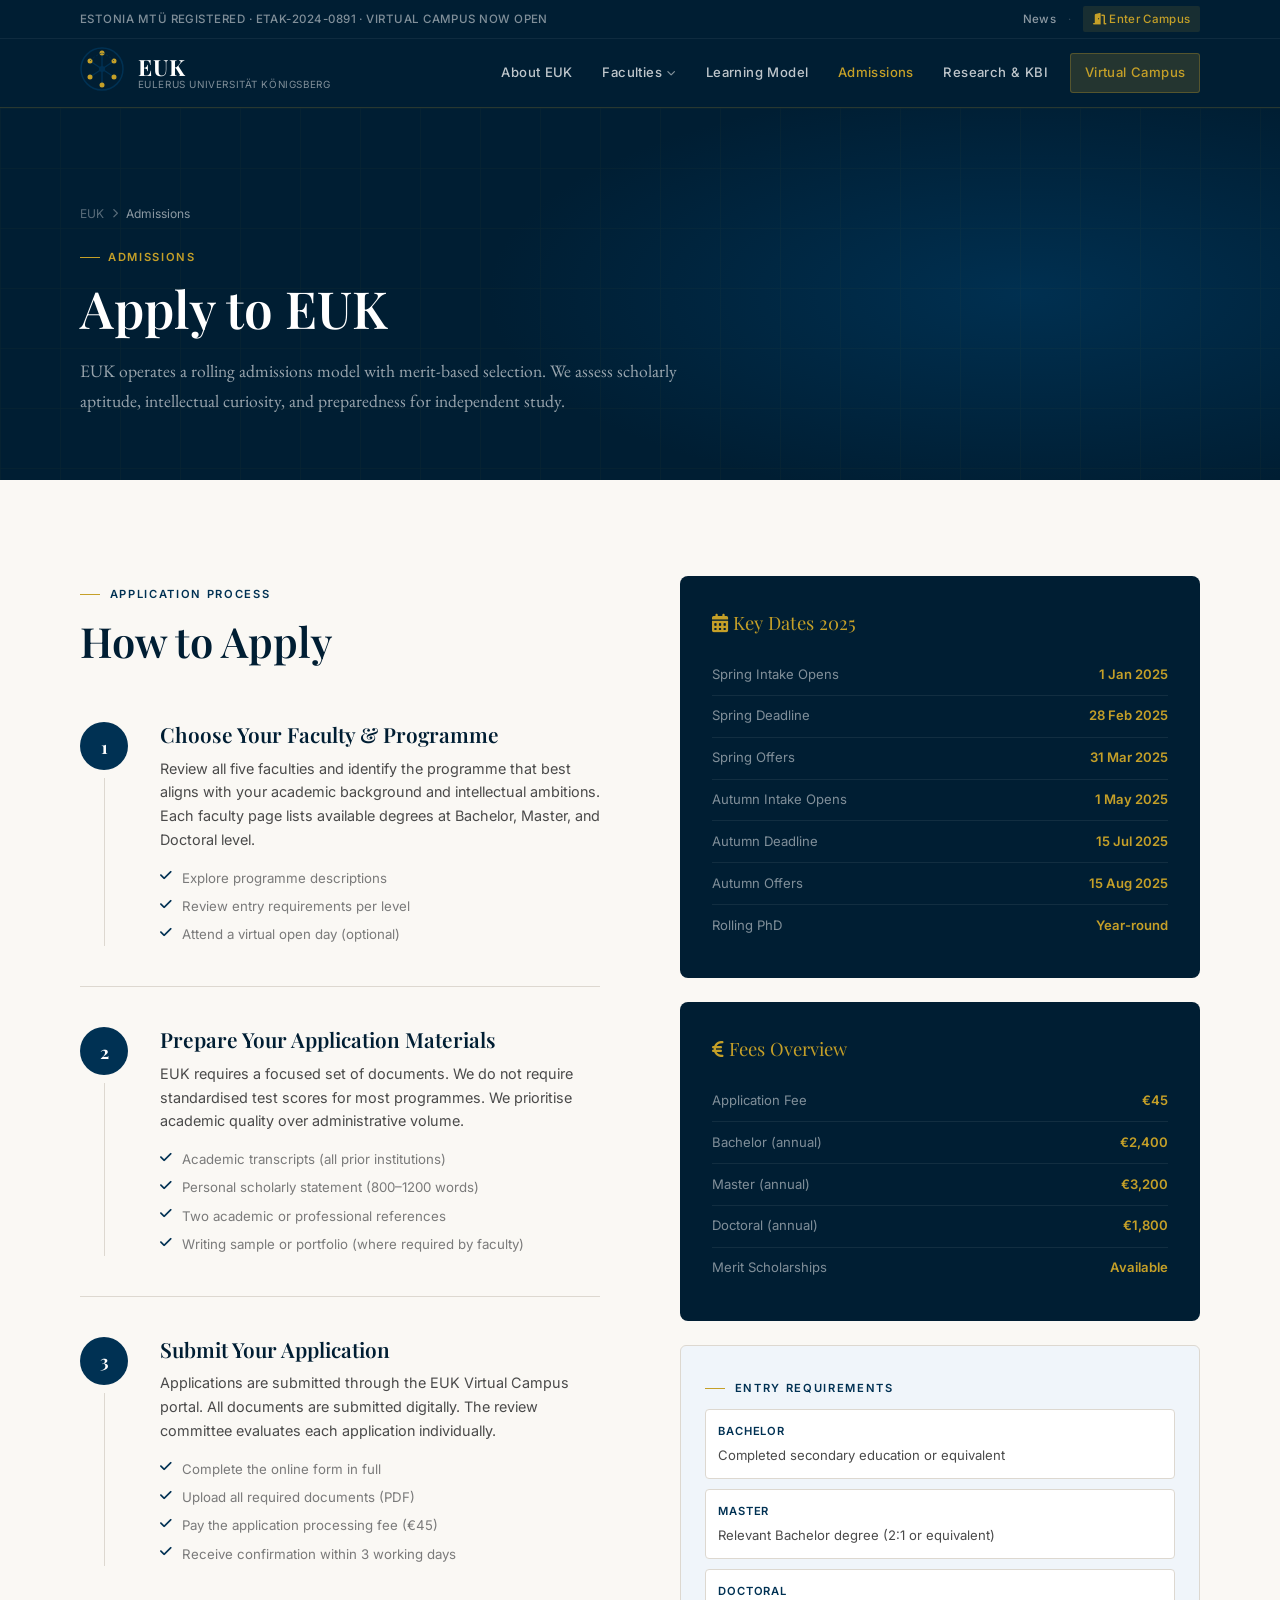
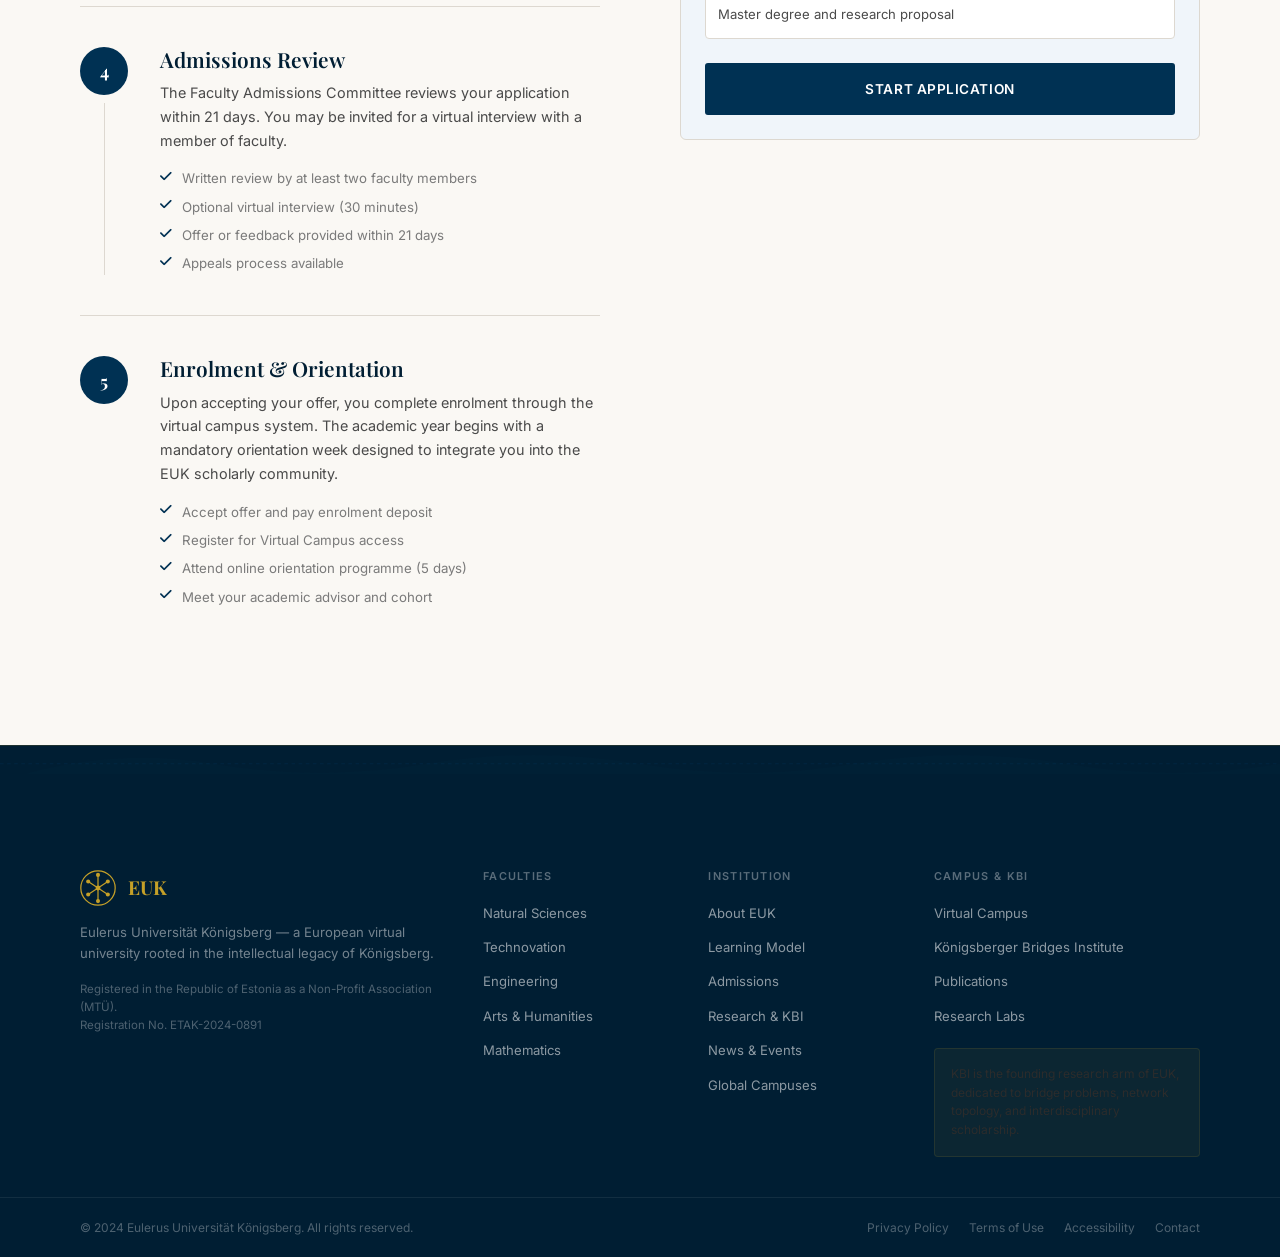
<file: admissions/index.html>
<!DOCTYPE html><html lang="en"><head><meta charset="UTF-8"/><meta name="viewport" content="width=device-width, initial-scale=1.0"/><title>Admissions — Eulerus Universität Königsberg</title><meta name="description" content="A European virtual university rooted in the intellectual heritage of Königsberg — where science, mathematics, engineering, arts, and technovation converge."/><link rel="preconnect" href="https://fonts.googleapis.com"/><link rel="preconnect" href="https://fonts.gstatic.com" crossorigin=""/><link href="https://fonts.googleapis.com/css2?family=Playfair+Display:ital,wght@0,400;0,500;0,600;0,700;1,400;1,500&amp;family=Inter:wght@300;400;500;600&amp;family=EB+Garamond:ital,wght@0,400;0,500;1,400&amp;display=swap" rel="stylesheet"/><link rel="stylesheet" href="https://cdn.jsdelivr.net/npm/@fortawesome/fontawesome-free@6.4.0/css/all.min.css"/><link href="../static/style.css" rel="stylesheet"/></head><body><div id="page-wrapper"><header class="site-header" id="site-header"><div class="header-top"><div class="container"><span class="header-notice">Estonia MTÜ Registered · ETAK-2024-0891 · Virtual Campus Now Open</span><div class="header-top-right"><a href="../news/" class="header-top-link">News</a><span class="sep">·</span><a href="../virtual-campus/" class="header-top-link header-top-link--accent"><i class="fas fa-door-open"></i> Enter Campus</a></div></div></div><div class="header-main"><div class="container header-inner"><a href="../index.html" class="site-logo" aria-label="Eulerus Universität Königsberg home"><div class="logo-mark" aria-hidden="true"><svg width="44" height="44" viewBox="0 0 44 44" fill="none" xmlns="http://www.w3.org/2000/svg"><circle cx="22" cy="22" r="21" stroke="#003153" stroke-width="1.5"></circle><circle cx="22" cy="22" r="3" fill="#003153"></circle><path d="M22 22 L10 14" stroke="#003153" stroke-width="1.5" stroke-linecap="round"></path><path d="M22 22 L34 14" stroke="#003153" stroke-width="1.5" stroke-linecap="round"></path><path d="M22 22 L34 30" stroke="#003153" stroke-width="1.5" stroke-linecap="round"></path><path d="M22 22 L10 30" stroke="#003153" stroke-width="1.5" stroke-linecap="round"></path><path d="M22 22 L22 6" stroke="#003153" stroke-width="1.5" stroke-linecap="round"></path><path d="M22 22 L22 38" stroke="#003153" stroke-width="1.5" stroke-linecap="round"></path><circle cx="10" cy="14" r="2.5" fill="#C5A028"></circle><circle cx="34" cy="14" r="2.5" fill="#C5A028"></circle><circle cx="34" cy="30" r="2.5" fill="#C5A028"></circle><circle cx="10" cy="30" r="2.5" fill="#C5A028"></circle><circle cx="22" cy="6" r="2.5" fill="#C5A028"></circle><circle cx="22" cy="38" r="2.5" fill="#C5A028"></circle><path d="M10 14 Q16 8 22 6" stroke="#003153" stroke-width="0.75" stroke-dasharray="2 2"></path><path d="M34 14 Q28 8 22 6" stroke="#003153" stroke-width="0.75" stroke-dasharray="2 2"></path></svg></div><div class="logo-text"><span class="logo-abbr">EUK</span><span class="logo-full">Eulerus Universität Königsberg</span></div></a><nav class="main-nav" id="main-nav" aria-label="Main navigation"><ul class="nav-list"><li class="nav-item"><a href="../about/" class="nav-link">About EUK</a></li><li class="nav-item has-dropdown"><a href="../faculties/" class="nav-link">Faculties <i class="fas fa-chevron-down nav-arrow"></i></a><div class="dropdown"><a href="../faculties/#science" class="dropdown-item"><span class="dropdown-dot sci"></span>Natural Sciences</a><a href="../faculties/#technovation" class="dropdown-item"><span class="dropdown-dot tech"></span>Technovation</a><a href="../faculties/#engineering" class="dropdown-item"><span class="dropdown-dot eng"></span>Engineering</a><a href="../faculties/#arts" class="dropdown-item"><span class="dropdown-dot arts"></span>Arts &amp; Humanities</a><a href="../faculties/#mathematics" class="dropdown-item"><span class="dropdown-dot math"></span>Mathematics</a></div></li><li class="nav-item"><a href="../learning/" class="nav-link">Learning Model</a></li><li class="nav-item active"><a href="../admissions/" class="nav-link">Admissions</a></li><li class="nav-item"><a href="../research/" class="nav-link">Research &amp; KBI</a></li><li class="nav-item"><a href="../virtual-campus/" class="nav-link nav-link--campus">Virtual Campus</a></li></ul></nav><button class="nav-toggle" id="nav-toggle" aria-label="Open menu" aria-expanded="false"><span></span><span></span><span></span></button></div></div></header><div class="page-hero"><div class="page-hero-grid"></div><div class="container page-hero-content"><div class="page-hero-breadcrumb"><a href="../index.html">EUK</a><i class="fas fa-chevron-right" style="font-size:0.6rem"></i><span>Admissions</span></div><div class="page-hero-eyebrow">Admissions</div><h1 class="page-hero-title">Apply to EUK</h1><p class="page-hero-lead">EUK operates a rolling admissions model with merit-based selection. We assess scholarly aptitude, intellectual curiosity, and preparedness for independent study.</p></div></div><section class="section"><div class="container"><div class="two-col" style="gap:5rem;"><div><div class="section-eyebrow fade-up">Application Process</div><h2 class="section-title fade-up">How to Apply</h2><div class="admissions-steps fade-up"><div class="admissions-step"><div class="step-number"><div class="step-num-circle">1</div><div class="step-line"></div></div><div class="step-content"><h3 class="step-title">Choose Your Faculty &amp; Programme</h3><p class="step-desc">Review all five faculties and identify the programme that best aligns with your academic background and intellectual ambitions. Each faculty page lists available degrees at Bachelor, Master, and Doctoral level.</p><div class="step-detail-list"><div class="step-detail"><i class="fas fa-check"></i><span>Explore programme descriptions</span></div><div class="step-detail"><i class="fas fa-check"></i><span>Review entry requirements per level</span></div><div class="step-detail"><i class="fas fa-check"></i><span>Attend a virtual open day (optional)</span></div></div></div></div><div class="admissions-step"><div class="step-number"><div class="step-num-circle">2</div><div class="step-line"></div></div><div class="step-content"><h3 class="step-title">Prepare Your Application Materials</h3><p class="step-desc">EUK requires a focused set of documents. We do not require standardised test scores for most programmes. We prioritise academic quality over administrative volume.</p><div class="step-detail-list"><div class="step-detail"><i class="fas fa-check"></i><span>Academic transcripts (all prior institutions)</span></div><div class="step-detail"><i class="fas fa-check"></i><span>Personal scholarly statement (800–1200 words)</span></div><div class="step-detail"><i class="fas fa-check"></i><span>Two academic or professional references</span></div><div class="step-detail"><i class="fas fa-check"></i><span>Writing sample or portfolio (where required by faculty)</span></div></div></div></div><div class="admissions-step"><div class="step-number"><div class="step-num-circle">3</div><div class="step-line"></div></div><div class="step-content"><h3 class="step-title">Submit Your Application</h3><p class="step-desc">Applications are submitted through the EUK Virtual Campus portal. All documents are submitted digitally. The review committee evaluates each application individually.</p><div class="step-detail-list"><div class="step-detail"><i class="fas fa-check"></i><span>Complete the online form in full</span></div><div class="step-detail"><i class="fas fa-check"></i><span>Upload all required documents (PDF)</span></div><div class="step-detail"><i class="fas fa-check"></i><span>Pay the application processing fee (€45)</span></div><div class="step-detail"><i class="fas fa-check"></i><span>Receive confirmation within 3 working days</span></div></div></div></div><div class="admissions-step"><div class="step-number"><div class="step-num-circle">4</div><div class="step-line"></div></div><div class="step-content"><h3 class="step-title">Admissions Review</h3><p class="step-desc">The Faculty Admissions Committee reviews your application within 21 days. You may be invited for a virtual interview with a member of faculty.</p><div class="step-detail-list"><div class="step-detail"><i class="fas fa-check"></i><span>Written review by at least two faculty members</span></div><div class="step-detail"><i class="fas fa-check"></i><span>Optional virtual interview (30 minutes)</span></div><div class="step-detail"><i class="fas fa-check"></i><span>Offer or feedback provided within 21 days</span></div><div class="step-detail"><i class="fas fa-check"></i><span>Appeals process available</span></div></div></div></div><div class="admissions-step"><div class="step-number"><div class="step-num-circle">5</div><div class="step-line"></div></div><div class="step-content"><h3 class="step-title">Enrolment &amp; Orientation</h3><p class="step-desc">Upon accepting your offer, you complete enrolment through the virtual campus system. The academic year begins with a mandatory orientation week designed to integrate you into the EUK scholarly community.</p><div class="step-detail-list"><div class="step-detail"><i class="fas fa-check"></i><span>Accept offer and pay enrolment deposit</span></div><div class="step-detail"><i class="fas fa-check"></i><span>Register for Virtual Campus access</span></div><div class="step-detail"><i class="fas fa-check"></i><span>Attend online orientation programme (5 days)</span></div><div class="step-detail"><i class="fas fa-check"></i><span>Meet your academic advisor and cohort</span></div></div></div></div></div></div><div class="fade-up fade-up-delay-2"><div class="admissions-sidebar-card"><div class="adm-sidebar-title"><i class="fas fa-calendar-alt"></i> Key Dates 2025</div><div class="adm-sidebar-item"><span class="adm-sidebar-label">Spring Intake Opens</span><span class="adm-sidebar-val">1 Jan 2025</span></div><div class="adm-sidebar-item"><span class="adm-sidebar-label">Spring Deadline</span><span class="adm-sidebar-val">28 Feb 2025</span></div><div class="adm-sidebar-item"><span class="adm-sidebar-label">Spring Offers</span><span class="adm-sidebar-val">31 Mar 2025</span></div><div class="adm-sidebar-item"><span class="adm-sidebar-label">Autumn Intake Opens</span><span class="adm-sidebar-val">1 May 2025</span></div><div class="adm-sidebar-item"><span class="adm-sidebar-label">Autumn Deadline</span><span class="adm-sidebar-val">15 Jul 2025</span></div><div class="adm-sidebar-item"><span class="adm-sidebar-label">Autumn Offers</span><span class="adm-sidebar-val">15 Aug 2025</span></div><div class="adm-sidebar-item"><span class="adm-sidebar-label">Rolling PhD</span><span class="adm-sidebar-val">Year-round</span></div></div><div class="admissions-sidebar-card"><div class="adm-sidebar-title"><i class="fas fa-euro-sign"></i> Fees Overview</div><div class="adm-sidebar-item"><span class="adm-sidebar-label">Application Fee</span><span class="adm-sidebar-val">€45</span></div><div class="adm-sidebar-item"><span class="adm-sidebar-label">Bachelor (annual)</span><span class="adm-sidebar-val">€2,400</span></div><div class="adm-sidebar-item"><span class="adm-sidebar-label">Master (annual)</span><span class="adm-sidebar-val">€3,200</span></div><div class="adm-sidebar-item"><span class="adm-sidebar-label">Doctoral (annual)</span><span class="adm-sidebar-val">€1,800</span></div><div class="adm-sidebar-item"><span class="adm-sidebar-label">Merit Scholarships</span><span class="adm-sidebar-val">Available</span></div></div><div style="padding:1.5rem;background:var(--prussian-tint);border:1px solid var(--border);border-radius:6px;"><div class="section-eyebrow" style="margin-bottom:0.75rem;">Entry Requirements</div><div style="display:flex;flex-direction:column;gap:0.6rem;"><div style="padding:0.75rem;background:white;border-radius:4px;border:1px solid var(--border);"><div style="font-size:0.7rem;font-weight:600;text-transform:uppercase;letter-spacing:0.08em;color:var(--prussian);margin-bottom:0.25rem;">Bachelor</div><div style="font-size:0.82rem;color:var(--text-mid);">Completed secondary education or equivalent</div></div><div style="padding:0.75rem;background:white;border-radius:4px;border:1px solid var(--border);"><div style="font-size:0.7rem;font-weight:600;text-transform:uppercase;letter-spacing:0.08em;color:var(--prussian);margin-bottom:0.25rem;">Master</div><div style="font-size:0.82rem;color:var(--text-mid);">Relevant Bachelor degree (2:1 or equivalent)</div></div><div style="padding:0.75rem;background:white;border-radius:4px;border:1px solid var(--border);"><div style="font-size:0.7rem;font-weight:600;text-transform:uppercase;letter-spacing:0.08em;color:var(--prussian);margin-bottom:0.25rem;">Doctoral</div><div style="font-size:0.82rem;color:var(--text-mid);">Master degree and research proposal</div></div></div><a href="../virtual-campus/" class="btn btn-primary mt-md" style="width:100%;justify-content:center;">Start Application</a></div></div></div></div></section><footer class="site-footer"><div class="footer-bridge-line" aria-hidden="true"><svg viewBox="0 0 1440 40" fill="none" xmlns="http://www.w3.org/2000/svg" preserveAspectRatio="none"><path d="M0 40 Q120 0 240 20 Q360 40 480 20 Q600 0 720 20 Q840 40 960 20 Q1080 0 1200 20 Q1320 40 1440 20 L1440 40 Z" fill="#003153" opacity="0.08"></path><line x1="0" y1="20" x2="1440" y2="20" stroke="#003153" stroke-width="0.5" stroke-dasharray="4 4"></line></svg></div><div class="footer-body"><div class="container footer-grid"><div class="footer-col footer-brand"><div class="footer-logo"><svg width="36" height="36" viewBox="0 0 44 44" fill="none" xmlns="http://www.w3.org/2000/svg"><circle cx="22" cy="22" r="21" stroke="#C5A028" stroke-width="1.5"></circle><circle cx="22" cy="22" r="3" fill="#C5A028"></circle><path d="M22 22 L10 14" stroke="#C5A028" stroke-width="1.5" stroke-linecap="round"></path><path d="M22 22 L34 14" stroke="#C5A028" stroke-width="1.5" stroke-linecap="round"></path><path d="M22 22 L34 30" stroke="#C5A028" stroke-width="1.5" stroke-linecap="round"></path><path d="M22 22 L10 30" stroke="#C5A028" stroke-width="1.5" stroke-linecap="round"></path><path d="M22 22 L22 6" stroke="#C5A028" stroke-width="1.5" stroke-linecap="round"></path><path d="M22 22 L22 38" stroke="#C5A028" stroke-width="1.5" stroke-linecap="round"></path><circle cx="10" cy="14" r="2.5" fill="#C5A028"></circle><circle cx="34" cy="14" r="2.5" fill="#C5A028"></circle><circle cx="34" cy="30" r="2.5" fill="#C5A028"></circle><circle cx="10" cy="30" r="2.5" fill="#C5A028"></circle><circle cx="22" cy="6" r="2.5" fill="#C5A028"></circle><circle cx="22" cy="38" r="2.5" fill="#C5A028"></circle></svg><span>EUK</span></div><p class="footer-tagline">Eulerus Universität Königsberg — a European virtual university rooted in the intellectual legacy of Königsberg.</p><p class="footer-legal">Registered in the Republic of Estonia as a Non-Profit Association (MTÜ).<br/>Registration No. ETAK-2024-0891</p></div><div class="footer-col"><h4 class="footer-heading">Faculties</h4><ul class="footer-links"><li><a href="../faculties/#science">Natural Sciences</a></li><li><a href="../faculties/#technovation">Technovation</a></li><li><a href="../faculties/#engineering">Engineering</a></li><li><a href="../faculties/#arts">Arts &amp; Humanities</a></li><li><a href="../faculties/#mathematics">Mathematics</a></li></ul></div><div class="footer-col"><h4 class="footer-heading">Institution</h4><ul class="footer-links"><li><a href="../about/">About EUK</a></li><li><a href="../learning/">Learning Model</a></li><li><a href="../admissions/">Admissions</a></li><li><a href="../research/">Research &amp; KBI</a></li><li><a href="../news/">News &amp; Events</a></li><li><a href="../global-campuses/">Global Campuses</a></li></ul></div><div class="footer-col"><h4 class="footer-heading">Campus &amp; KBI</h4><ul class="footer-links"><li><a href="../virtual-campus/">Virtual Campus</a></li><li><a href="../research/">Königsberger Bridges Institute</a></li><li><a href="../research#publications">Publications</a></li><li><a href="../research#labs">Research Labs</a></li></ul><div class="footer-kbi-note"><p>KBI is the founding research arm of EUK, dedicated to bridge problems, network topology, and interdisciplinary scholarship.</p></div></div></div></div><div class="footer-bottom"><div class="container footer-bottom-inner"><span>© 2024 Eulerus Universität Königsberg. All rights reserved.</span><div class="footer-policy-links"><a href="#">Privacy Policy</a><a href="#">Terms of Use</a><a href="#">Accessibility</a><a href="#">Contact</a></div></div></div></footer></div><script src="../static/main.js"></script></body></html>
</file>
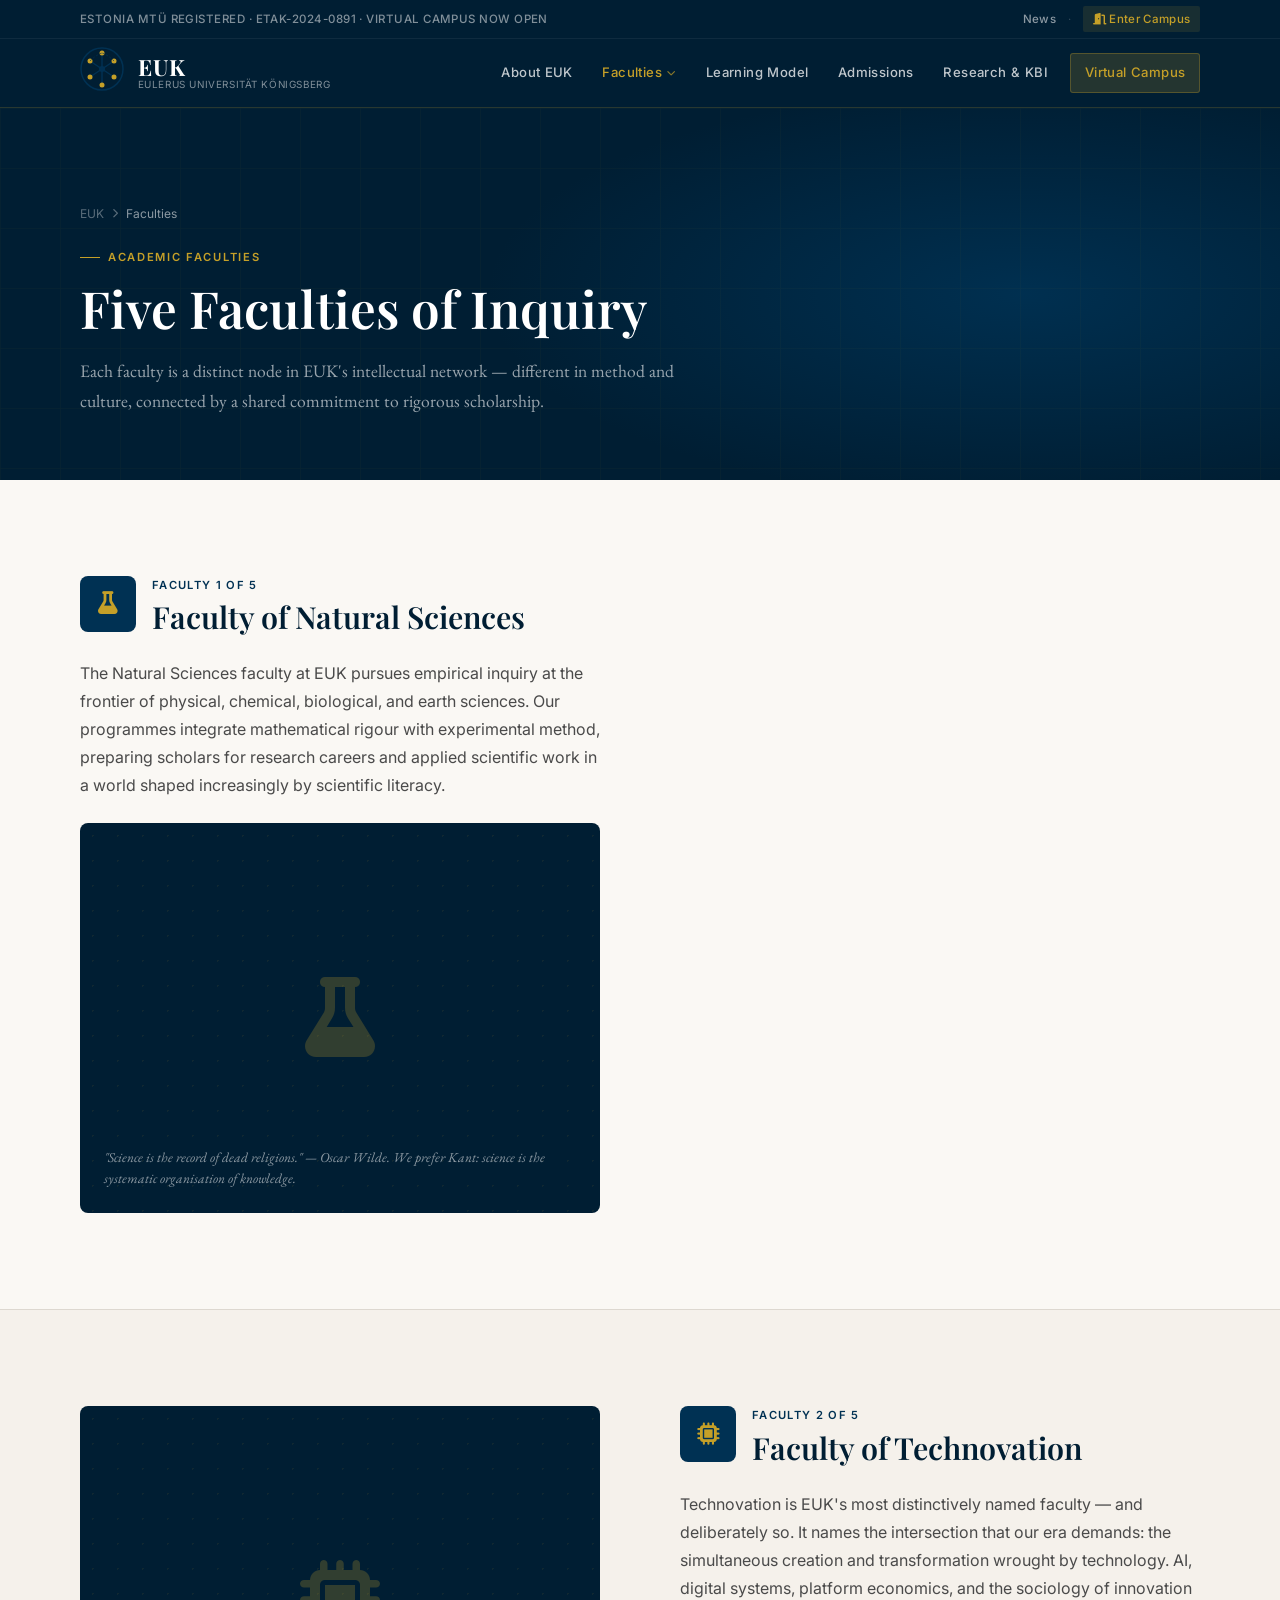
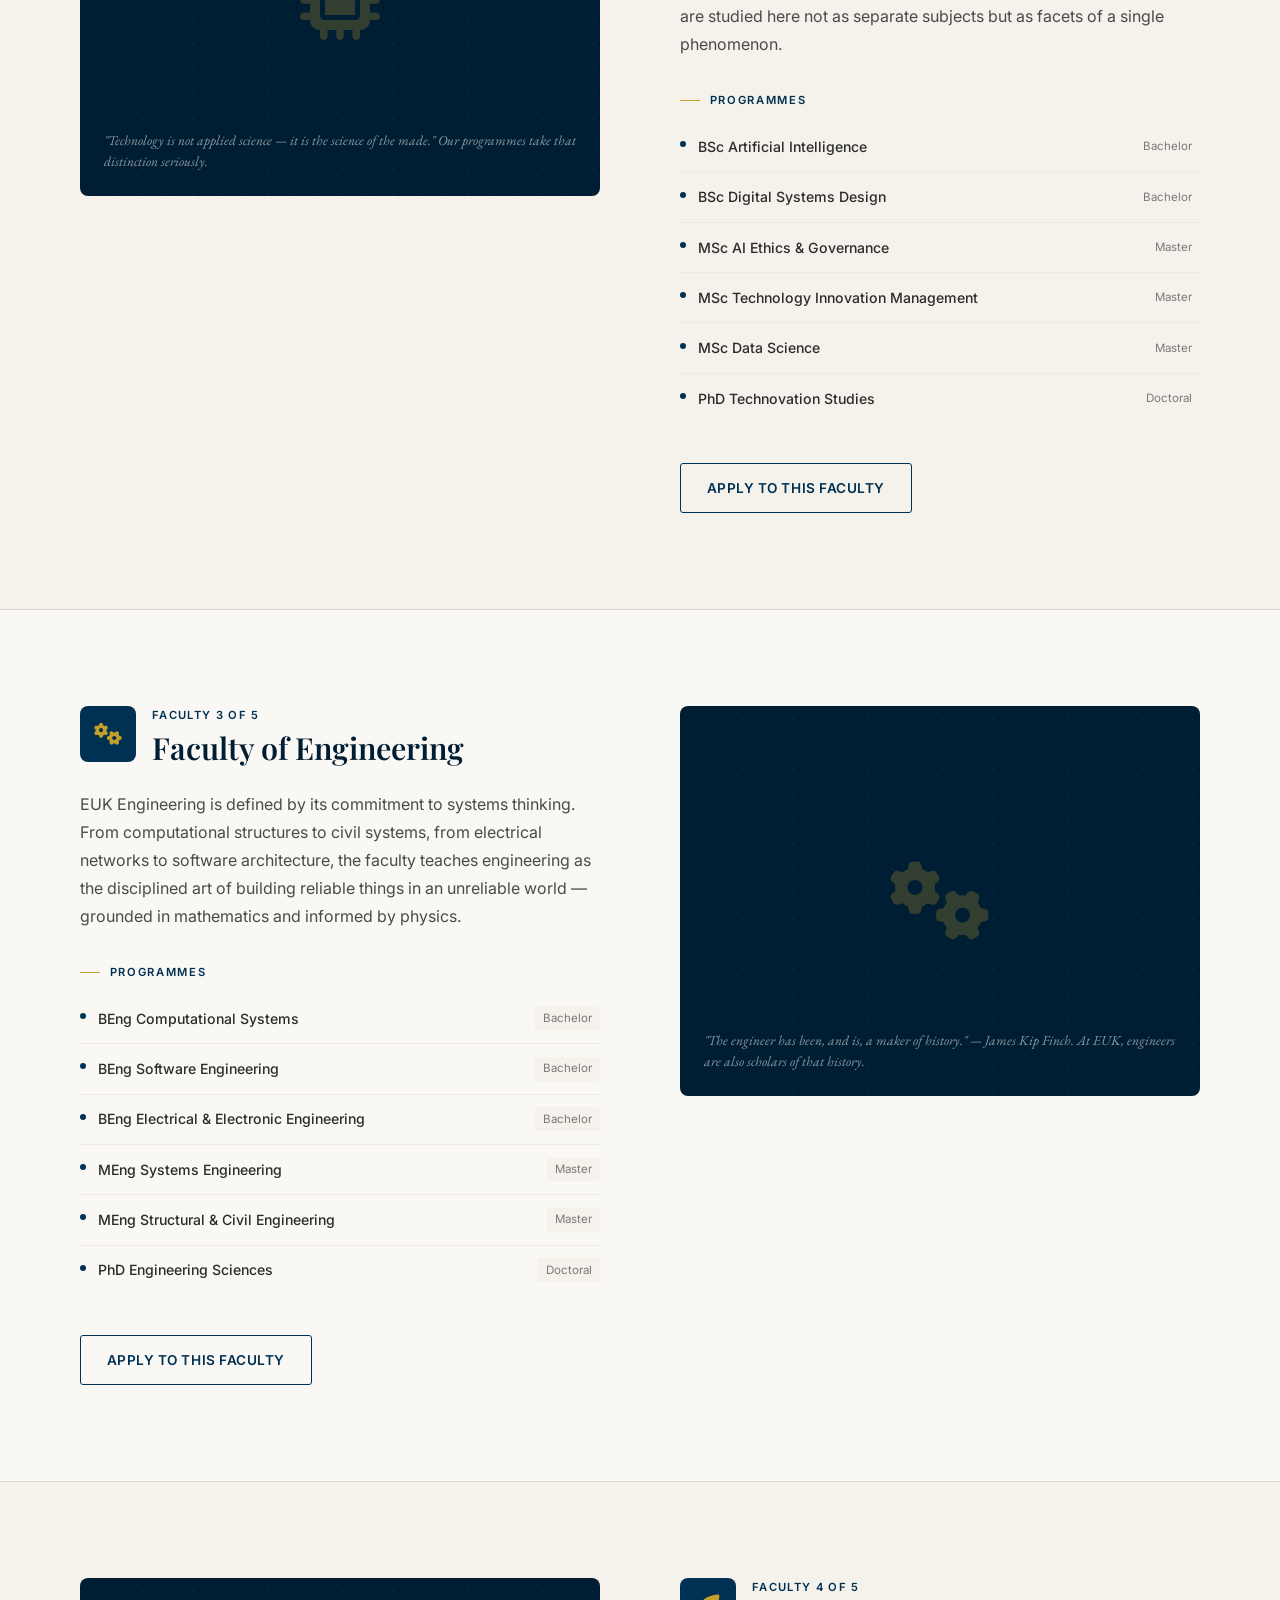
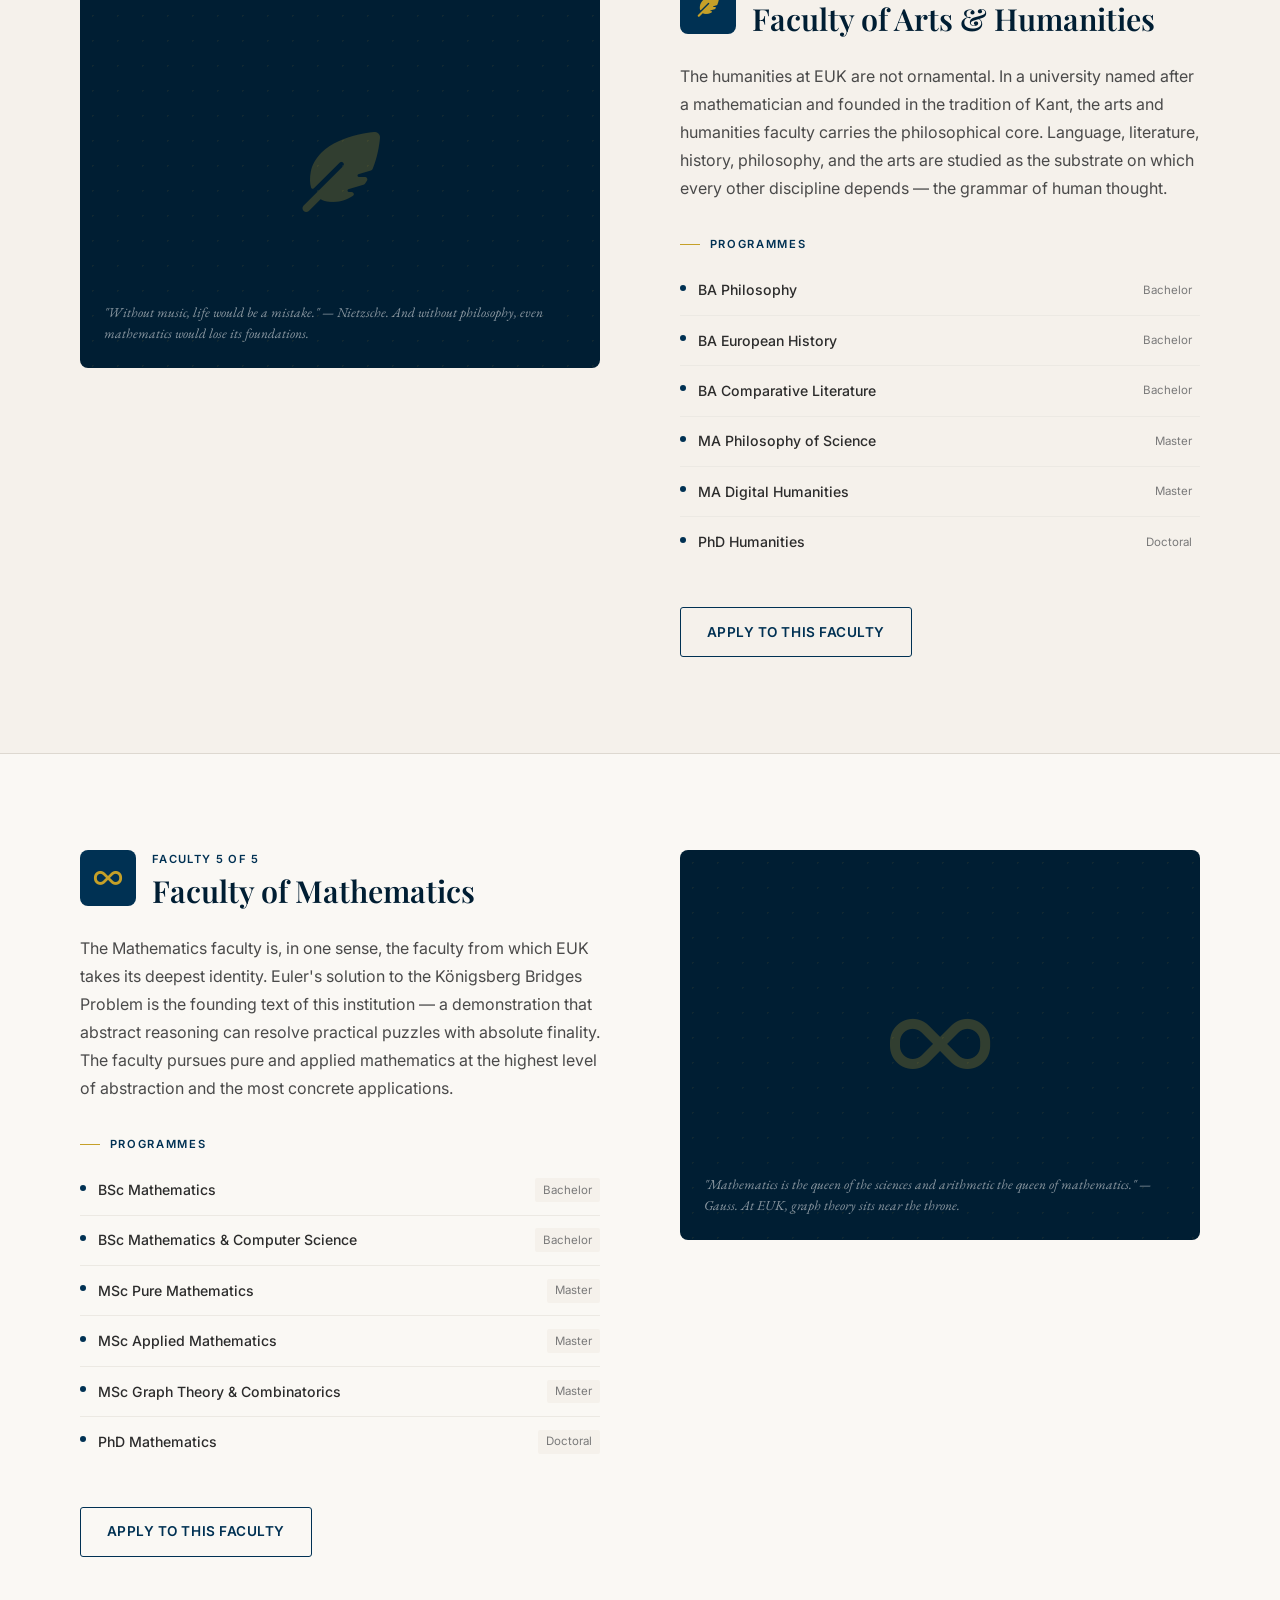
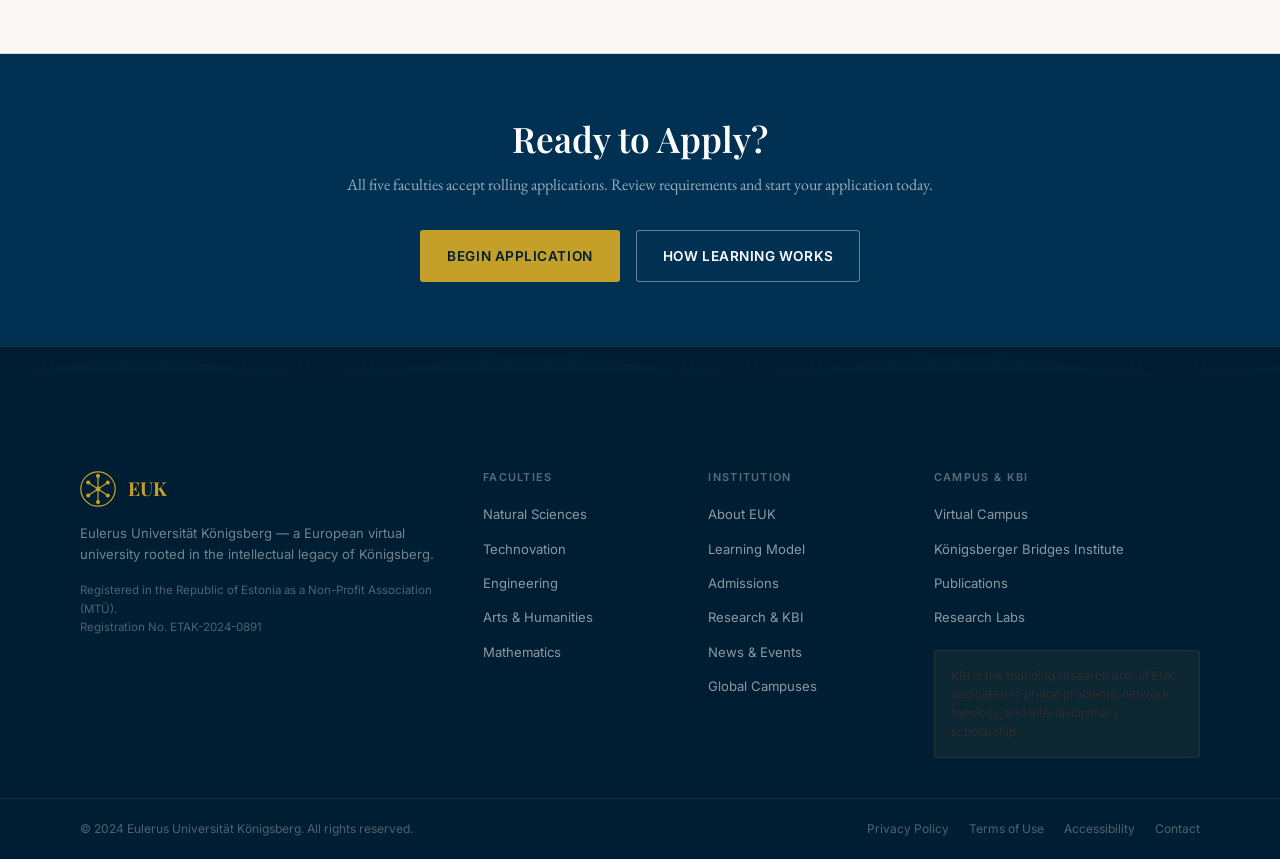
<file: faculties/index.html>
<!DOCTYPE html>
<html lang="en">

<head>
    <meta charset="UTF-8" />
    <meta name="viewport" content="width=device-width, initial-scale=1.0" />
    <title>Faculties — Eulerus Universität Königsberg</title>
    <meta name="description"
        content="A European virtual university rooted in the intellectual heritage of Königsberg — where science, mathematics, engineering, arts, and technovation converge." />
    <link rel="preconnect" href="https://fonts.googleapis.com" />
    <link rel="preconnect" href="https://fonts.gstatic.com" crossorigin="" />
    <link
        href="https://fonts.googleapis.com/css2?family=Playfair+Display:ital,wght@0,400;0,500;0,600;0,700;1,400;1,500&amp;family=Inter:wght@300;400;500;600&amp;family=EB+Garamond:ital,wght@0,400;0,500;1,400&amp;display=swap"
        rel="stylesheet" />
    <link rel="stylesheet" href="https://cdn.jsdelivr.net/npm/@fortawesome/fontawesome-free@6.4.0/css/all.min.css" />
    <link href="../static/style.css" rel="stylesheet" />
</head>

<body>
    <div id="page-wrapper">
        <header class="site-header" id="site-header">
            <div class="header-top">
                <div class="container"><span class="header-notice">Estonia MTÜ Registered · ETAK-2024-0891 · Virtual
                        Campus Now Open</span>
                    <div class="header-top-right"><a href="../news/" class="header-top-link">News</a><span
                            class="sep">·</span><a href="../virtual-campus/"
                            class="header-top-link header-top-link--accent"><i class="fas fa-door-open"></i> Enter
                            Campus</a></div>
                </div>
            </div>
            <div class="header-main">
                <div class="container header-inner"><a href="../index.html" class="site-logo"
                        aria-label="Eulerus Universität Königsberg home">
                        <div class="logo-mark" aria-hidden="true"><svg width="44" height="44" viewBox="0 0 44 44"
                                fill="none" xmlns="http://www.w3.org/2000/svg">
                                <circle cx="22" cy="22" r="21" stroke="#003153" stroke-width="1.5"></circle>
                                <circle cx="22" cy="22" r="3" fill="#003153"></circle>
                                <path d="M22 22 L10 14" stroke="#003153" stroke-width="1.5" stroke-linecap="round">
                                </path>
                                <path d="M22 22 L34 14" stroke="#003153" stroke-width="1.5" stroke-linecap="round">
                                </path>
                                <path d="M22 22 L34 30" stroke="#003153" stroke-width="1.5" stroke-linecap="round">
                                </path>
                                <path d="M22 22 L10 30" stroke="#003153" stroke-width="1.5" stroke-linecap="round">
                                </path>
                                <path d="M22 22 L22 6" stroke="#003153" stroke-width="1.5" stroke-linecap="round">
                                </path>
                                <path d="M22 22 L22 38" stroke="#003153" stroke-width="1.5" stroke-linecap="round">
                                </path>
                                <circle cx="10" cy="14" r="2.5" fill="#C5A028"></circle>
                                <circle cx="34" cy="14" r="2.5" fill="#C5A028"></circle>
                                <circle cx="34" cy="30" r="2.5" fill="#C5A028"></circle>
                                <circle cx="10" cy="30" r="2.5" fill="#C5A028"></circle>
                                <circle cx="22" cy="6" r="2.5" fill="#C5A028"></circle>
                                <circle cx="22" cy="38" r="2.5" fill="#C5A028"></circle>
                                <path d="M10 14 Q16 8 22 6" stroke="#003153" stroke-width="0.75" stroke-dasharray="2 2">
                                </path>
                                <path d="M34 14 Q28 8 22 6" stroke="#003153" stroke-width="0.75" stroke-dasharray="2 2">
                                </path>
                            </svg></div>
                        <div class="logo-text"><span class="logo-abbr">EUK</span><span class="logo-full">Eulerus
                                Universität Königsberg</span></div>
                    </a>
                    <nav class="main-nav" id="main-nav" aria-label="Main navigation">
                        <ul class="nav-list">
                            <li class="nav-item"><a href="../about/" class="nav-link">About EUK</a></li>
                            <li class="nav-item active has-dropdown"><a href="../faculties/" class="nav-link">Faculties
                                    <i class="fas fa-chevron-down nav-arrow"></i></a>
                                <div class="dropdown"><a href="../faculties/#science" class="dropdown-item"><span
                                            class="dropdown-dot sci"></span>Natural Sciences</a><a
                                        href="../faculties/#technovation" class="dropdown-item"><span
                                            class="dropdown-dot tech"></span>Technovation</a><a
                                        href="../faculties/#engineering" class="dropdown-item"><span
                                            class="dropdown-dot eng"></span>Engineering</a><a href="../faculties/#arts"
                                        class="dropdown-item"><span class="dropdown-dot arts"></span>Arts &amp;
                                        Humanities</a><a href="../faculties/#mathematics" class="dropdown-item"><span
                                            class="dropdown-dot math"></span>Mathematics</a></div>
                            </li>
                            <li class="nav-item"><a href="../learning/" class="nav-link">Learning Model</a></li>
                            <li class="nav-item"><a href="../admissions/" class="nav-link">Admissions</a></li>
                            <li class="nav-item"><a href="../research/" class="nav-link">Research &amp; KBI</a></li>
                            <li class="nav-item"><a href="../virtual-campus/" class="nav-link nav-link--campus">Virtual
                                    Campus</a></li>
                        </ul>
                    </nav><button class="nav-toggle" id="nav-toggle" aria-label="Open menu"
                        aria-expanded="false"><span></span><span></span><span></span></button>
                </div>
            </div>
        </header>
        <div class="page-hero">
            <div class="page-hero-grid"></div>
            <div class="container page-hero-content">
                <div class="page-hero-breadcrumb"><a href="../index.html">EUK</a><i class="fas fa-chevron-right"
                        style="font-size:0.6rem"></i><span>Faculties</span></div>
                <div class="page-hero-eyebrow">Academic Faculties</div>
                <h1 class="page-hero-title">Five Faculties of Inquiry</h1>
                <p class="page-hero-lead">Each faculty is a distinct node in EUK&#39;s intellectual network — different
                    in method and culture, connected by a shared commitment to rigorous scholarship.</p>
            </div>
        </div>
        <section class="faculty-detail" id="science">
            <div class="container">
                <div class="faculty-detail-grid ">
                    <div class="fade-up">
                        <div class="faculty-header">
                            <div class="faculty-icon-large"><i class="fas fa-flask"></i></div>
                            <div>
                                <div class="faculty-label">Faculty 1 of 5</div>
                                <h2 class="faculty-detail-name">Faculty of Natural Sciences</h2>
                            </div>
                        </div>
                        <p style="color:var(--text-mid);line-height:1.75;margin-bottom:1.5rem;">The Natural Sciences
                            faculty at EUK pursues empirical inquiry at the frontier of physical, chemical, biological,
                            and earth sciences. Our programmes integrate mathematical rigour with experimental method,
                            preparing scholars for research careers and applied scientific work in a world shaped
                            increasingly by scientific literacy.</p>
                        <div class="programs-list">
                    <div class="faculty-visual fade-up fade-up-delay-2">
                        <div class="faculty-visual-pattern"></div>
                        <div class="faculty-visual-icon"><i class="fas fa-flask"></i></div>
                        <div class="faculty-quote">&quot;Science is the record of dead religions.&quot; — Oscar Wilde.
                            We prefer Kant: science is the systematic organisation of knowledge.</div>
                    </div>
                </div>
            </div>
        </section>
        <section class="faculty-detail" id="technovation">
            <div class="container">
                <div class="faculty-detail-grid reverse">
                    <div class="fade-up">
                        <div class="faculty-header">
                            <div class="faculty-icon-large"><i class="fas fa-microchip"></i></div>
                            <div>
                                <div class="faculty-label">Faculty 2 of 5</div>
                                <h2 class="faculty-detail-name">Faculty of Technovation</h2>
                            </div>
                        </div>
                        <p style="color:var(--text-mid);line-height:1.75;margin-bottom:1.5rem;">Technovation is
                            EUK&#39;s most distinctively named faculty — and deliberately so. It names the intersection
                            that our era demands: the simultaneous creation and transformation wrought by technology.
                            AI, digital systems, platform economics, and the sociology of innovation are studied here
                            not as separate subjects but as facets of a single phenomenon.</p>
                        <div class="programs-list">
                            <div class="section-eyebrow" style="margin-bottom:0.75rem;">Programmes</div>
                            <div class="program-item">
                                <div class="program-bullet"></div><span class="program-name">BSc Artificial
                                    Intelligence</span><span class="program-level">Bachelor</span>
                            </div>
                            <div class="program-item">
                                <div class="program-bullet"></div><span class="program-name">BSc Digital Systems
                                    Design</span><span class="program-level">Bachelor</span>
                            </div>
                            <div class="program-item">
                                <div class="program-bullet"></div><span class="program-name">MSc AI Ethics &amp;
                                    Governance</span><span class="program-level">Master</span>
                            </div>
                            <div class="program-item">
                                <div class="program-bullet"></div><span class="program-name">MSc Technology Innovation
                                    Management</span><span class="program-level">Master</span>
                            </div>
                            <div class="program-item">
                                <div class="program-bullet"></div><span class="program-name">MSc Data
                                    Science</span><span class="program-level">Master</span>
                            </div>
                            <div class="program-item">
                                <div class="program-bullet"></div><span class="program-name">PhD Technovation
                                    Studies</span><span class="program-level">Doctoral</span>
                            </div>
                        </div><a href="../admissions/" class="btn btn-outline-dark mt-lg"
                            style="width:auto;display:inline-flex;">Apply to this Faculty</a>
                    </div>
                    <div class="faculty-visual fade-up fade-up-delay-2">
                        <div class="faculty-visual-pattern"></div>
                        <div class="faculty-visual-icon"><i class="fas fa-microchip"></i></div>
                        <div class="faculty-quote">&quot;Technology is not applied science — it is the science of the
                            made.&quot; Our programmes take that distinction seriously.</div>
                    </div>
                </div>
            </div>
        </section>
        <section class="faculty-detail" id="engineering">
            <div class="container">
                <div class="faculty-detail-grid ">
                    <div class="fade-up">
                        <div class="faculty-header">
                            <div class="faculty-icon-large"><i class="fas fa-cogs"></i></div>
                            <div>
                                <div class="faculty-label">Faculty 3 of 5</div>
                                <h2 class="faculty-detail-name">Faculty of Engineering</h2>
                            </div>
                        </div>
                        <p style="color:var(--text-mid);line-height:1.75;margin-bottom:1.5rem;">EUK Engineering is
                            defined by its commitment to systems thinking. From computational structures to civil
                            systems, from electrical networks to software architecture, the faculty teaches engineering
                            as the disciplined art of building reliable things in an unreliable world — grounded in
                            mathematics and informed by physics.</p>
                        <div class="programs-list">
                            <div class="section-eyebrow" style="margin-bottom:0.75rem;">Programmes</div>
                            <div class="program-item">
                                <div class="program-bullet"></div><span class="program-name">BEng Computational
                                    Systems</span><span class="program-level">Bachelor</span>
                            </div>
                            <div class="program-item">
                                <div class="program-bullet"></div><span class="program-name">BEng Software
                                    Engineering</span><span class="program-level">Bachelor</span>
                            </div>
                            <div class="program-item">
                                <div class="program-bullet"></div><span class="program-name">BEng Electrical &amp;
                                    Electronic Engineering</span><span class="program-level">Bachelor</span>
                            </div>
                            <div class="program-item">
                                <div class="program-bullet"></div><span class="program-name">MEng Systems
                                    Engineering</span><span class="program-level">Master</span>
                            </div>
                            <div class="program-item">
                                <div class="program-bullet"></div><span class="program-name">MEng Structural &amp; Civil
                                    Engineering</span><span class="program-level">Master</span>
                            </div>
                            <div class="program-item">
                                <div class="program-bullet"></div><span class="program-name">PhD Engineering
                                    Sciences</span><span class="program-level">Doctoral</span>
                            </div>
                        </div><a href="../admissions/" class="btn btn-outline-dark mt-lg"
                            style="width:auto;display:inline-flex;">Apply to this Faculty</a>
                    </div>
                    <div class="faculty-visual fade-up fade-up-delay-2">
                        <div class="faculty-visual-pattern"></div>
                        <div class="faculty-visual-icon"><i class="fas fa-cogs"></i></div>
                        <div class="faculty-quote">&quot;The engineer has been, and is, a maker of history.&quot; —
                            James Kip Finch. At EUK, engineers are also scholars of that history.</div>
                    </div>
                </div>
            </div>
        </section>
        <section class="faculty-detail" id="arts">
            <div class="container">
                <div class="faculty-detail-grid reverse">
                    <div class="fade-up">
                        <div class="faculty-header">
                            <div class="faculty-icon-large"><i class="fas fa-feather-alt"></i></div>
                            <div>
                                <div class="faculty-label">Faculty 4 of 5</div>
                                <h2 class="faculty-detail-name">Faculty of Arts &amp; Humanities</h2>
                            </div>
                        </div>
                        <p style="color:var(--text-mid);line-height:1.75;margin-bottom:1.5rem;">The humanities at EUK
                            are not ornamental. In a university named after a mathematician and founded in the tradition
                            of Kant, the arts and humanities faculty carries the philosophical core. Language,
                            literature, history, philosophy, and the arts are studied as the substrate on which every
                            other discipline depends — the grammar of human thought.</p>
                        <div class="programs-list">
                            <div class="section-eyebrow" style="margin-bottom:0.75rem;">Programmes</div>
                            <div class="program-item">
                                <div class="program-bullet"></div><span class="program-name">BA Philosophy</span><span
                                    class="program-level">Bachelor</span>
                            </div>
                            <div class="program-item">
                                <div class="program-bullet"></div><span class="program-name">BA European
                                    History</span><span class="program-level">Bachelor</span>
                            </div>
                            <div class="program-item">
                                <div class="program-bullet"></div><span class="program-name">BA Comparative
                                    Literature</span><span class="program-level">Bachelor</span>
                            </div>
                            <div class="program-item">
                                <div class="program-bullet"></div><span class="program-name">MA Philosophy of
                                    Science</span><span class="program-level">Master</span>
                            </div>
                            <div class="program-item">
                                <div class="program-bullet"></div><span class="program-name">MA Digital
                                    Humanities</span><span class="program-level">Master</span>
                            </div>
                            <div class="program-item">
                                <div class="program-bullet"></div><span class="program-name">PhD Humanities</span><span
                                    class="program-level">Doctoral</span>
                            </div>
                        </div><a href="../admissions/" class="btn btn-outline-dark mt-lg"
                            style="width:auto;display:inline-flex;">Apply to this Faculty</a>
                    </div>
                    <div class="faculty-visual fade-up fade-up-delay-2">
                        <div class="faculty-visual-pattern"></div>
                        <div class="faculty-visual-icon"><i class="fas fa-feather-alt"></i></div>
                        <div class="faculty-quote">&quot;Without music, life would be a mistake.&quot; — Nietzsche. And
                            without philosophy, even mathematics would lose its foundations.</div>
                    </div>
                </div>
            </div>
        </section>
        <section class="faculty-detail" id="mathematics">
            <div class="container">
                <div class="faculty-detail-grid ">
                    <div class="fade-up">
                        <div class="faculty-header">
                            <div class="faculty-icon-large"><i class="fas fa-infinity"></i></div>
                            <div>
                                <div class="faculty-label">Faculty 5 of 5</div>
                                <h2 class="faculty-detail-name">Faculty of Mathematics</h2>
                            </div>
                        </div>
                        <p style="color:var(--text-mid);line-height:1.75;margin-bottom:1.5rem;">The Mathematics faculty
                            is, in one sense, the faculty from which EUK takes its deepest identity. Euler&#39;s
                            solution to the Königsberg Bridges Problem is the founding text of this institution — a
                            demonstration that abstract reasoning can resolve practical puzzles with absolute finality.
                            The faculty pursues pure and applied mathematics at the highest level of abstraction and the
                            most concrete applications.</p>
                        <div class="programs-list">
                            <div class="section-eyebrow" style="margin-bottom:0.75rem;">Programmes</div>
                            <div class="program-item">
                                <div class="program-bullet"></div><span class="program-name">BSc Mathematics</span><span
                                    class="program-level">Bachelor</span>
                            </div>
                            <div class="program-item">
                                <div class="program-bullet"></div><span class="program-name">BSc Mathematics &amp;
                                    Computer Science</span><span class="program-level">Bachelor</span>
                            </div>
                            <div class="program-item">
                                <div class="program-bullet"></div><span class="program-name">MSc Pure
                                    Mathematics</span><span class="program-level">Master</span>
                            </div>
                            <div class="program-item">
                                <div class="program-bullet"></div><span class="program-name">MSc Applied
                                    Mathematics</span><span class="program-level">Master</span>
                            </div>
                            <div class="program-item">
                                <div class="program-bullet"></div><span class="program-name">MSc Graph Theory &amp;
                                    Combinatorics</span><span class="program-level">Master</span>
                            </div>
                            <div class="program-item">
                                <div class="program-bullet"></div><span class="program-name">PhD Mathematics</span><span
                                    class="program-level">Doctoral</span>
                            </div>
                        </div><a href="../admissions/" class="btn btn-outline-dark mt-lg"
                            style="width:auto;display:inline-flex;">Apply to this Faculty</a>
                    </div>
                    <div class="faculty-visual fade-up fade-up-delay-2">
                        <div class="faculty-visual-pattern"></div>
                        <div class="faculty-visual-icon"><i class="fas fa-infinity"></i></div>
                        <div class="faculty-quote">&quot;Mathematics is the queen of the sciences and arithmetic the
                            queen of mathematics.&quot; — Gauss. At EUK, graph theory sits near the throne.</div>
                    </div>
                </div>
            </div>
        </section>
        <section class="cta-banner">
            <div class="container">
                <h2 class="cta-banner-title">Ready to Apply?</h2>
                <p class="cta-banner-sub">All five faculties accept rolling applications. Review requirements and start
                    your application today.</p>
                <div class="cta-banner-actions"><a href="../admissions/" class="btn btn-gold">Begin Application</a><a
                        href="../learning/" class="btn btn-outline">How Learning Works</a></div>
            </div>
        </section>
        <footer class="site-footer">
            <div class="footer-bridge-line" aria-hidden="true"><svg viewBox="0 0 1440 40" fill="none"
                    xmlns="http://www.w3.org/2000/svg" preserveAspectRatio="none">
                    <path
                        d="M0 40 Q120 0 240 20 Q360 40 480 20 Q600 0 720 20 Q840 40 960 20 Q1080 0 1200 20 Q1320 40 1440 20 L1440 40 Z"
                        fill="#003153" opacity="0.08"></path>
                    <line x1="0" y1="20" x2="1440" y2="20" stroke="#003153" stroke-width="0.5" stroke-dasharray="4 4">
                    </line>
                </svg></div>
            <div class="footer-body">
                <div class="container footer-grid">
                    <div class="footer-col footer-brand">
                        <div class="footer-logo"><svg width="36" height="36" viewBox="0 0 44 44" fill="none"
                                xmlns="http://www.w3.org/2000/svg">
                                <circle cx="22" cy="22" r="21" stroke="#C5A028" stroke-width="1.5"></circle>
                                <circle cx="22" cy="22" r="3" fill="#C5A028"></circle>
                                <path d="M22 22 L10 14" stroke="#C5A028" stroke-width="1.5" stroke-linecap="round">
                                </path>
                                <path d="M22 22 L34 14" stroke="#C5A028" stroke-width="1.5" stroke-linecap="round">
                                </path>
                                <path d="M22 22 L34 30" stroke="#C5A028" stroke-width="1.5" stroke-linecap="round">
                                </path>
                                <path d="M22 22 L10 30" stroke="#C5A028" stroke-width="1.5" stroke-linecap="round">
                                </path>
                                <path d="M22 22 L22 6" stroke="#C5A028" stroke-width="1.5" stroke-linecap="round">
                                </path>
                                <path d="M22 22 L22 38" stroke="#C5A028" stroke-width="1.5" stroke-linecap="round">
                                </path>
                                <circle cx="10" cy="14" r="2.5" fill="#C5A028"></circle>
                                <circle cx="34" cy="14" r="2.5" fill="#C5A028"></circle>
                                <circle cx="34" cy="30" r="2.5" fill="#C5A028"></circle>
                                <circle cx="10" cy="30" r="2.5" fill="#C5A028"></circle>
                                <circle cx="22" cy="6" r="2.5" fill="#C5A028"></circle>
                                <circle cx="22" cy="38" r="2.5" fill="#C5A028"></circle>
                            </svg><span>EUK</span></div>
                        <p class="footer-tagline">Eulerus Universität Königsberg — a European virtual university rooted
                            in the intellectual legacy of Königsberg.</p>
                        <p class="footer-legal">Registered in the Republic of Estonia as a Non-Profit Association
                            (MTÜ).<br />Registration No. ETAK-2024-0891</p>
                    </div>
                    <div class="footer-col">
                        <h4 class="footer-heading">Faculties</h4>
                        <ul class="footer-links">
                            <li><a href="../faculties/#science">Natural Sciences</a></li>
                            <li><a href="../faculties/#technovation">Technovation</a></li>
                            <li><a href="../faculties/#engineering">Engineering</a></li>
                            <li><a href="../faculties/#arts">Arts &amp; Humanities</a></li>
                            <li><a href="../faculties/#mathematics">Mathematics</a></li>
                        </ul>
                    </div>
                    <div class="footer-col">
                        <h4 class="footer-heading">Institution</h4>
                        <ul class="footer-links">
                            <li><a href="../about/">About EUK</a></li>
                            <li><a href="../learning/">Learning Model</a></li>
                            <li><a href="../admissions/">Admissions</a></li>
                            <li><a href="../research/">Research &amp; KBI</a></li>
                            <li><a href="../news/">News &amp; Events</a></li>
                            <li><a href="../global-campuses/">Global Campuses</a></li>
                        </ul>
                    </div>
                    <div class="footer-col">
                        <h4 class="footer-heading">Campus &amp; KBI</h4>
                        <ul class="footer-links">
                            <li><a href="../virtual-campus/">Virtual Campus</a></li>
                            <li><a href="../research/">Königsberger Bridges Institute</a></li>
                            <li><a href="../research#publications">Publications</a></li>
                            <li><a href="../research#labs">Research Labs</a></li>
                        </ul>
                        <div class="footer-kbi-note">
                            <p>KBI is the founding research arm of EUK, dedicated to bridge problems, network topology,
                                and interdisciplinary scholarship.</p>
                        </div>
                    </div>
                </div>
            </div>
            <div class="footer-bottom">
                <div class="container footer-bottom-inner"><span>© 2024 Eulerus Universität Königsberg. All rights
                        reserved.</span>
                    <div class="footer-policy-links"><a href="#">Privacy Policy</a><a href="#">Terms of Use</a><a
                            href="#">Accessibility</a><a href="#">Contact</a></div>
                </div>
            </div>
        </footer>
    </div>
    <script src="../static/main.js"></script>
</body>

</html>
</file>
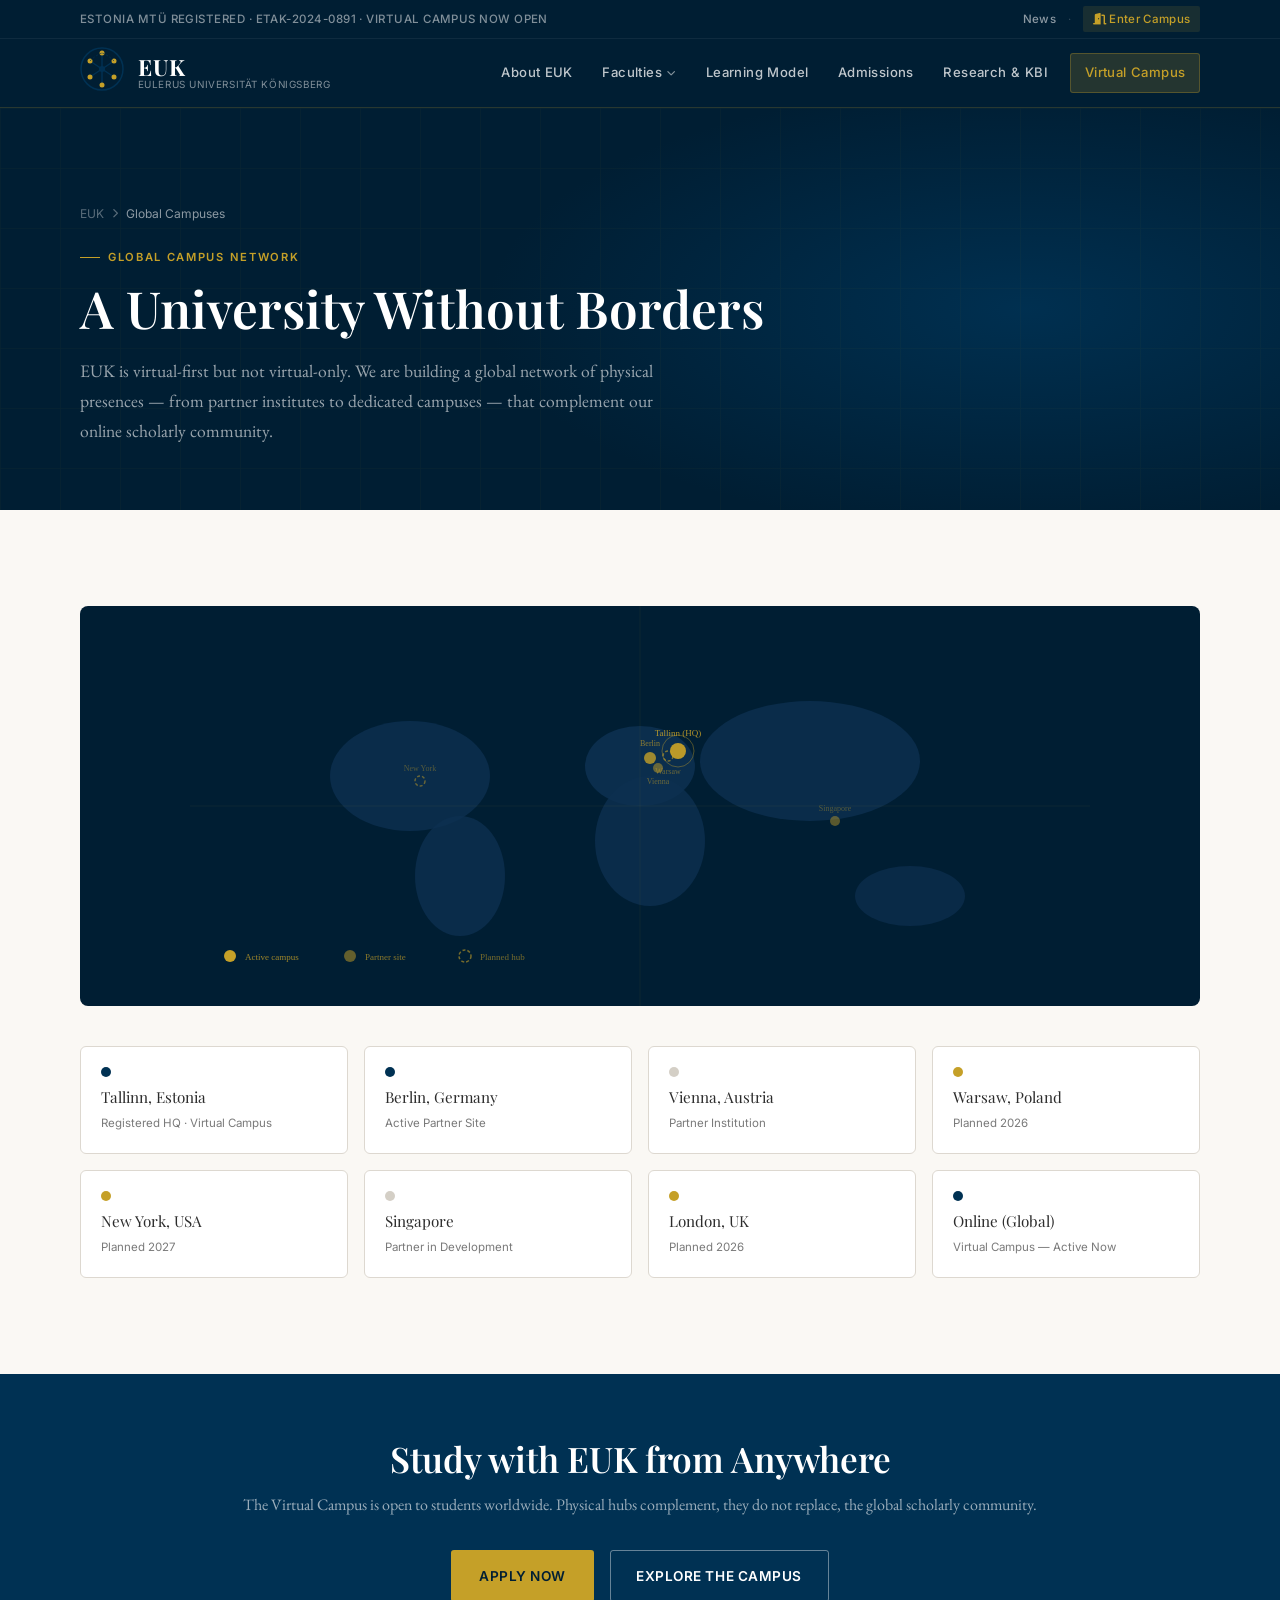
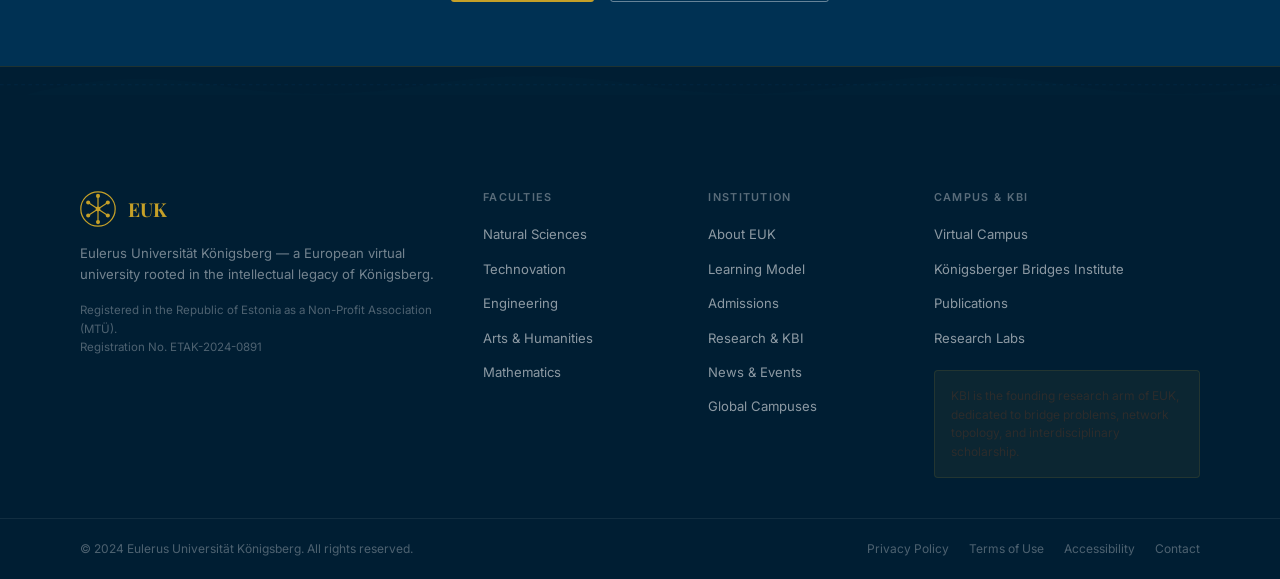
<file: global-campuses/index.html>
<!DOCTYPE html><html lang="en"><head><meta charset="UTF-8"/><meta name="viewport" content="width=device-width, initial-scale=1.0"/><title>Global Campuses — Eulerus Universität Königsberg</title><meta name="description" content="A European virtual university rooted in the intellectual heritage of Königsberg — where science, mathematics, engineering, arts, and technovation converge."/><link rel="preconnect" href="https://fonts.googleapis.com"/><link rel="preconnect" href="https://fonts.gstatic.com" crossorigin=""/><link href="https://fonts.googleapis.com/css2?family=Playfair+Display:ital,wght@0,400;0,500;0,600;0,700;1,400;1,500&amp;family=Inter:wght@300;400;500;600&amp;family=EB+Garamond:ital,wght@0,400;0,500;1,400&amp;display=swap" rel="stylesheet"/><link rel="stylesheet" href="https://cdn.jsdelivr.net/npm/@fortawesome/fontawesome-free@6.4.0/css/all.min.css"/><link href="../static/style.css" rel="stylesheet"/></head><body><div id="page-wrapper"><header class="site-header" id="site-header"><div class="header-top"><div class="container"><span class="header-notice">Estonia MTÜ Registered · ETAK-2024-0891 · Virtual Campus Now Open</span><div class="header-top-right"><a href="../news/" class="header-top-link">News</a><span class="sep">·</span><a href="../virtual-campus/" class="header-top-link header-top-link--accent"><i class="fas fa-door-open"></i> Enter Campus</a></div></div></div><div class="header-main"><div class="container header-inner"><a href="../index.html" class="site-logo" aria-label="Eulerus Universität Königsberg home"><div class="logo-mark" aria-hidden="true"><svg width="44" height="44" viewBox="0 0 44 44" fill="none" xmlns="http://www.w3.org/2000/svg"><circle cx="22" cy="22" r="21" stroke="#003153" stroke-width="1.5"></circle><circle cx="22" cy="22" r="3" fill="#003153"></circle><path d="M22 22 L10 14" stroke="#003153" stroke-width="1.5" stroke-linecap="round"></path><path d="M22 22 L34 14" stroke="#003153" stroke-width="1.5" stroke-linecap="round"></path><path d="M22 22 L34 30" stroke="#003153" stroke-width="1.5" stroke-linecap="round"></path><path d="M22 22 L10 30" stroke="#003153" stroke-width="1.5" stroke-linecap="round"></path><path d="M22 22 L22 6" stroke="#003153" stroke-width="1.5" stroke-linecap="round"></path><path d="M22 22 L22 38" stroke="#003153" stroke-width="1.5" stroke-linecap="round"></path><circle cx="10" cy="14" r="2.5" fill="#C5A028"></circle><circle cx="34" cy="14" r="2.5" fill="#C5A028"></circle><circle cx="34" cy="30" r="2.5" fill="#C5A028"></circle><circle cx="10" cy="30" r="2.5" fill="#C5A028"></circle><circle cx="22" cy="6" r="2.5" fill="#C5A028"></circle><circle cx="22" cy="38" r="2.5" fill="#C5A028"></circle><path d="M10 14 Q16 8 22 6" stroke="#003153" stroke-width="0.75" stroke-dasharray="2 2"></path><path d="M34 14 Q28 8 22 6" stroke="#003153" stroke-width="0.75" stroke-dasharray="2 2"></path></svg></div><div class="logo-text"><span class="logo-abbr">EUK</span><span class="logo-full">Eulerus Universität Königsberg</span></div></a><nav class="main-nav" id="main-nav" aria-label="Main navigation"><ul class="nav-list"><li class="nav-item"><a href="../about/" class="nav-link">About EUK</a></li><li class="nav-item has-dropdown"><a href="../faculties/" class="nav-link">Faculties <i class="fas fa-chevron-down nav-arrow"></i></a><div class="dropdown"><a href="../faculties/#science" class="dropdown-item"><span class="dropdown-dot sci"></span>Natural Sciences</a><a href="../faculties/#technovation" class="dropdown-item"><span class="dropdown-dot tech"></span>Technovation</a><a href="../faculties/#engineering" class="dropdown-item"><span class="dropdown-dot eng"></span>Engineering</a><a href="../faculties/#arts" class="dropdown-item"><span class="dropdown-dot arts"></span>Arts &amp; Humanities</a><a href="../faculties/#mathematics" class="dropdown-item"><span class="dropdown-dot math"></span>Mathematics</a></div></li><li class="nav-item"><a href="../learning/" class="nav-link">Learning Model</a></li><li class="nav-item"><a href="../admissions/" class="nav-link">Admissions</a></li><li class="nav-item"><a href="../research/" class="nav-link">Research &amp; KBI</a></li><li class="nav-item"><a href="../virtual-campus/" class="nav-link nav-link--campus">Virtual Campus</a></li></ul></nav><button class="nav-toggle" id="nav-toggle" aria-label="Open menu" aria-expanded="false"><span></span><span></span><span></span></button></div></div></header><div class="page-hero"><div class="page-hero-grid"></div><div class="container page-hero-content"><div class="page-hero-breadcrumb"><a href="../index.html">EUK</a><i class="fas fa-chevron-right" style="font-size:0.6rem"></i><span>Global Campuses</span></div><div class="page-hero-eyebrow">Global Campus Network</div><h1 class="page-hero-title">A University Without Borders</h1><p class="page-hero-lead">EUK is virtual-first but not virtual-only. We are building a global network of physical presences — from partner institutes to dedicated campuses — that complement our online scholarly community.</p></div></div><section class="section"><div class="container"><div class="campuses-map-placeholder fade-up"><svg viewBox="0 0 900 400" xmlns="http://www.w3.org/2000/svg" style="width:100%;height:100%;position:absolute;inset:0;"><rect width="900" height="400" fill="#001e33"></rect><ellipse cx="450" cy="160" rx="55" ry="40" fill="#0d3050" opacity="0.9"></ellipse><ellipse cx="220" cy="170" rx="80" ry="55" fill="#0d3050" opacity="0.8"></ellipse><ellipse cx="270" cy="270" rx="45" ry="60" fill="#0d3050" opacity="0.8"></ellipse><ellipse cx="460" cy="235" rx="55" ry="65" fill="#0d3050" opacity="0.8"></ellipse><ellipse cx="620" cy="155" rx="110" ry="60" fill="#0d3050" opacity="0.8"></ellipse><ellipse cx="720" cy="290" rx="55" ry="30" fill="#0d3050" opacity="0.7"></ellipse><line x1="0" y1="200" x2="900" y2="200" stroke="rgba(197,160,40,0.06)" stroke-width="1"></line><line x1="450" y1="0" x2="450" y2="400" stroke="rgba(197,160,40,0.06)" stroke-width="1"></line><circle cx="488" cy="145" r="8" fill="#c5a028" opacity="0.95"></circle><circle cx="488" cy="145" r="16" fill="none" stroke="#c5a028" stroke-width="1" opacity="0.4"></circle><text x="488" y="130" text-anchor="middle" font-family="Georgia" font-size="9" fill="rgba(197,160,40,0.9)">Tallinn (HQ)</text><circle cx="460" cy="152" r="6" fill="#c5a028" opacity="0.8"></circle><text x="460" y="140" text-anchor="middle" font-family="Georgia" font-size="8" fill="rgba(197,160,40,0.7)">Berlin</text><circle cx="468" cy="162" r="5" fill="rgba(197,160,40,0.5)"></circle><text x="468" y="178" text-anchor="middle" font-family="Georgia" font-size="8" fill="rgba(197,160,40,0.5)">Vienna</text><circle cx="478" cy="150" r="5" fill="none" stroke="rgba(197,160,40,0.6)" stroke-width="1.5" stroke-dasharray="3 2"></circle><text x="478" y="168" text-anchor="middle" font-family="Georgia" font-size="8" fill="rgba(197,160,40,0.5)">Warsaw</text><circle cx="230" cy="175" r="5" fill="none" stroke="rgba(197,160,40,0.5)" stroke-width="1.5" stroke-dasharray="3 2"></circle><text x="230" y="165" text-anchor="middle" font-family="Georgia" font-size="8" fill="rgba(197,160,40,0.4)">New York</text><circle cx="645" cy="215" r="5" fill="rgba(197,160,40,0.45)"></circle><text x="645" y="205" text-anchor="middle" font-family="Georgia" font-size="8" fill="rgba(197,160,40,0.4)">Singapore</text><circle cx="40" cy="350" r="6" fill="#c5a028"></circle><text x="55" y="354" font-family="Georgia" font-size="9" fill="rgba(197,160,40,0.8)">Active campus</text><circle cx="160" cy="350" r="6" fill="rgba(197,160,40,0.5)"></circle><text x="175" y="354" font-family="Georgia" font-size="9" fill="rgba(197,160,40,0.7)">Partner site</text><circle cx="275" cy="350" r="6" fill="none" stroke="rgba(197,160,40,0.6)" stroke-width="1.5" stroke-dasharray="3 2"></circle><text x="290" y="354" font-family="Georgia" font-size="9" fill="rgba(197,160,40,0.6)">Planned hub</text></svg></div><div class="campuses-legend fade-up"><div class="campus-legend-item"><div class="campus-legend-dot dot-active"></div><div class="campus-legend-city">Tallinn, Estonia</div><div class="campus-legend-status">Registered HQ · Virtual Campus</div></div><div class="campus-legend-item"><div class="campus-legend-dot dot-active"></div><div class="campus-legend-city">Berlin, Germany</div><div class="campus-legend-status">Active Partner Site</div></div><div class="campus-legend-item"><div class="campus-legend-dot dot-partner"></div><div class="campus-legend-city">Vienna, Austria</div><div class="campus-legend-status">Partner Institution</div></div><div class="campus-legend-item"><div class="campus-legend-dot dot-planned"></div><div class="campus-legend-city">Warsaw, Poland</div><div class="campus-legend-status">Planned 2026</div></div><div class="campus-legend-item"><div class="campus-legend-dot dot-planned"></div><div class="campus-legend-city">New York, USA</div><div class="campus-legend-status">Planned 2027</div></div><div class="campus-legend-item"><div class="campus-legend-dot dot-partner"></div><div class="campus-legend-city">Singapore</div><div class="campus-legend-status">Partner in Development</div></div><div class="campus-legend-item"><div class="campus-legend-dot dot-planned"></div><div class="campus-legend-city">London, UK</div><div class="campus-legend-status">Planned 2026</div></div><div class="campus-legend-item"><div class="campus-legend-dot dot-active"></div><div class="campus-legend-city">Online (Global)</div><div class="campus-legend-status">Virtual Campus — Active Now</div></div></div></div></section><section class="cta-banner"><div class="container"><h2 class="cta-banner-title">Study with EUK from Anywhere</h2><p class="cta-banner-sub">The Virtual Campus is open to students worldwide. Physical hubs complement, they do not replace, the global scholarly community.</p><div class="cta-banner-actions"><a href="../admissions/" class="btn btn-gold">Apply Now</a><a href="../virtual-campus/" class="btn btn-outline">Explore the Campus</a></div></div></section><footer class="site-footer"><div class="footer-bridge-line" aria-hidden="true"><svg viewBox="0 0 1440 40" fill="none" xmlns="http://www.w3.org/2000/svg" preserveAspectRatio="none"><path d="M0 40 Q120 0 240 20 Q360 40 480 20 Q600 0 720 20 Q840 40 960 20 Q1080 0 1200 20 Q1320 40 1440 20 L1440 40 Z" fill="#003153" opacity="0.08"></path><line x1="0" y1="20" x2="1440" y2="20" stroke="#003153" stroke-width="0.5" stroke-dasharray="4 4"></line></svg></div><div class="footer-body"><div class="container footer-grid"><div class="footer-col footer-brand"><div class="footer-logo"><svg width="36" height="36" viewBox="0 0 44 44" fill="none" xmlns="http://www.w3.org/2000/svg"><circle cx="22" cy="22" r="21" stroke="#C5A028" stroke-width="1.5"></circle><circle cx="22" cy="22" r="3" fill="#C5A028"></circle><path d="M22 22 L10 14" stroke="#C5A028" stroke-width="1.5" stroke-linecap="round"></path><path d="M22 22 L34 14" stroke="#C5A028" stroke-width="1.5" stroke-linecap="round"></path><path d="M22 22 L34 30" stroke="#C5A028" stroke-width="1.5" stroke-linecap="round"></path><path d="M22 22 L10 30" stroke="#C5A028" stroke-width="1.5" stroke-linecap="round"></path><path d="M22 22 L22 6" stroke="#C5A028" stroke-width="1.5" stroke-linecap="round"></path><path d="M22 22 L22 38" stroke="#C5A028" stroke-width="1.5" stroke-linecap="round"></path><circle cx="10" cy="14" r="2.5" fill="#C5A028"></circle><circle cx="34" cy="14" r="2.5" fill="#C5A028"></circle><circle cx="34" cy="30" r="2.5" fill="#C5A028"></circle><circle cx="10" cy="30" r="2.5" fill="#C5A028"></circle><circle cx="22" cy="6" r="2.5" fill="#C5A028"></circle><circle cx="22" cy="38" r="2.5" fill="#C5A028"></circle></svg><span>EUK</span></div><p class="footer-tagline">Eulerus Universität Königsberg — a European virtual university rooted in the intellectual legacy of Königsberg.</p><p class="footer-legal">Registered in the Republic of Estonia as a Non-Profit Association (MTÜ).<br/>Registration No. ETAK-2024-0891</p></div><div class="footer-col"><h4 class="footer-heading">Faculties</h4><ul class="footer-links"><li><a href="../faculties/#science">Natural Sciences</a></li><li><a href="../faculties/#technovation">Technovation</a></li><li><a href="../faculties/#engineering">Engineering</a></li><li><a href="../faculties/#arts">Arts &amp; Humanities</a></li><li><a href="../faculties/#mathematics">Mathematics</a></li></ul></div><div class="footer-col"><h4 class="footer-heading">Institution</h4><ul class="footer-links"><li><a href="../about/">About EUK</a></li><li><a href="../learning/">Learning Model</a></li><li><a href="../admissions/">Admissions</a></li><li><a href="../research/">Research &amp; KBI</a></li><li><a href="../news/">News &amp; Events</a></li><li><a href="../global-campuses/">Global Campuses</a></li></ul></div><div class="footer-col"><h4 class="footer-heading">Campus &amp; KBI</h4><ul class="footer-links"><li><a href="../virtual-campus/">Virtual Campus</a></li><li><a href="../research/">Königsberger Bridges Institute</a></li><li><a href="../research#publications">Publications</a></li><li><a href="../research#labs">Research Labs</a></li></ul><div class="footer-kbi-note"><p>KBI is the founding research arm of EUK, dedicated to bridge problems, network topology, and interdisciplinary scholarship.</p></div></div></div></div><div class="footer-bottom"><div class="container footer-bottom-inner"><span>© 2024 Eulerus Universität Königsberg. All rights reserved.</span><div class="footer-policy-links"><a href="#">Privacy Policy</a><a href="#">Terms of Use</a><a href="#">Accessibility</a><a href="#">Contact</a></div></div></div></footer></div><script src="../static/main.js"></script></body></html>
</file>
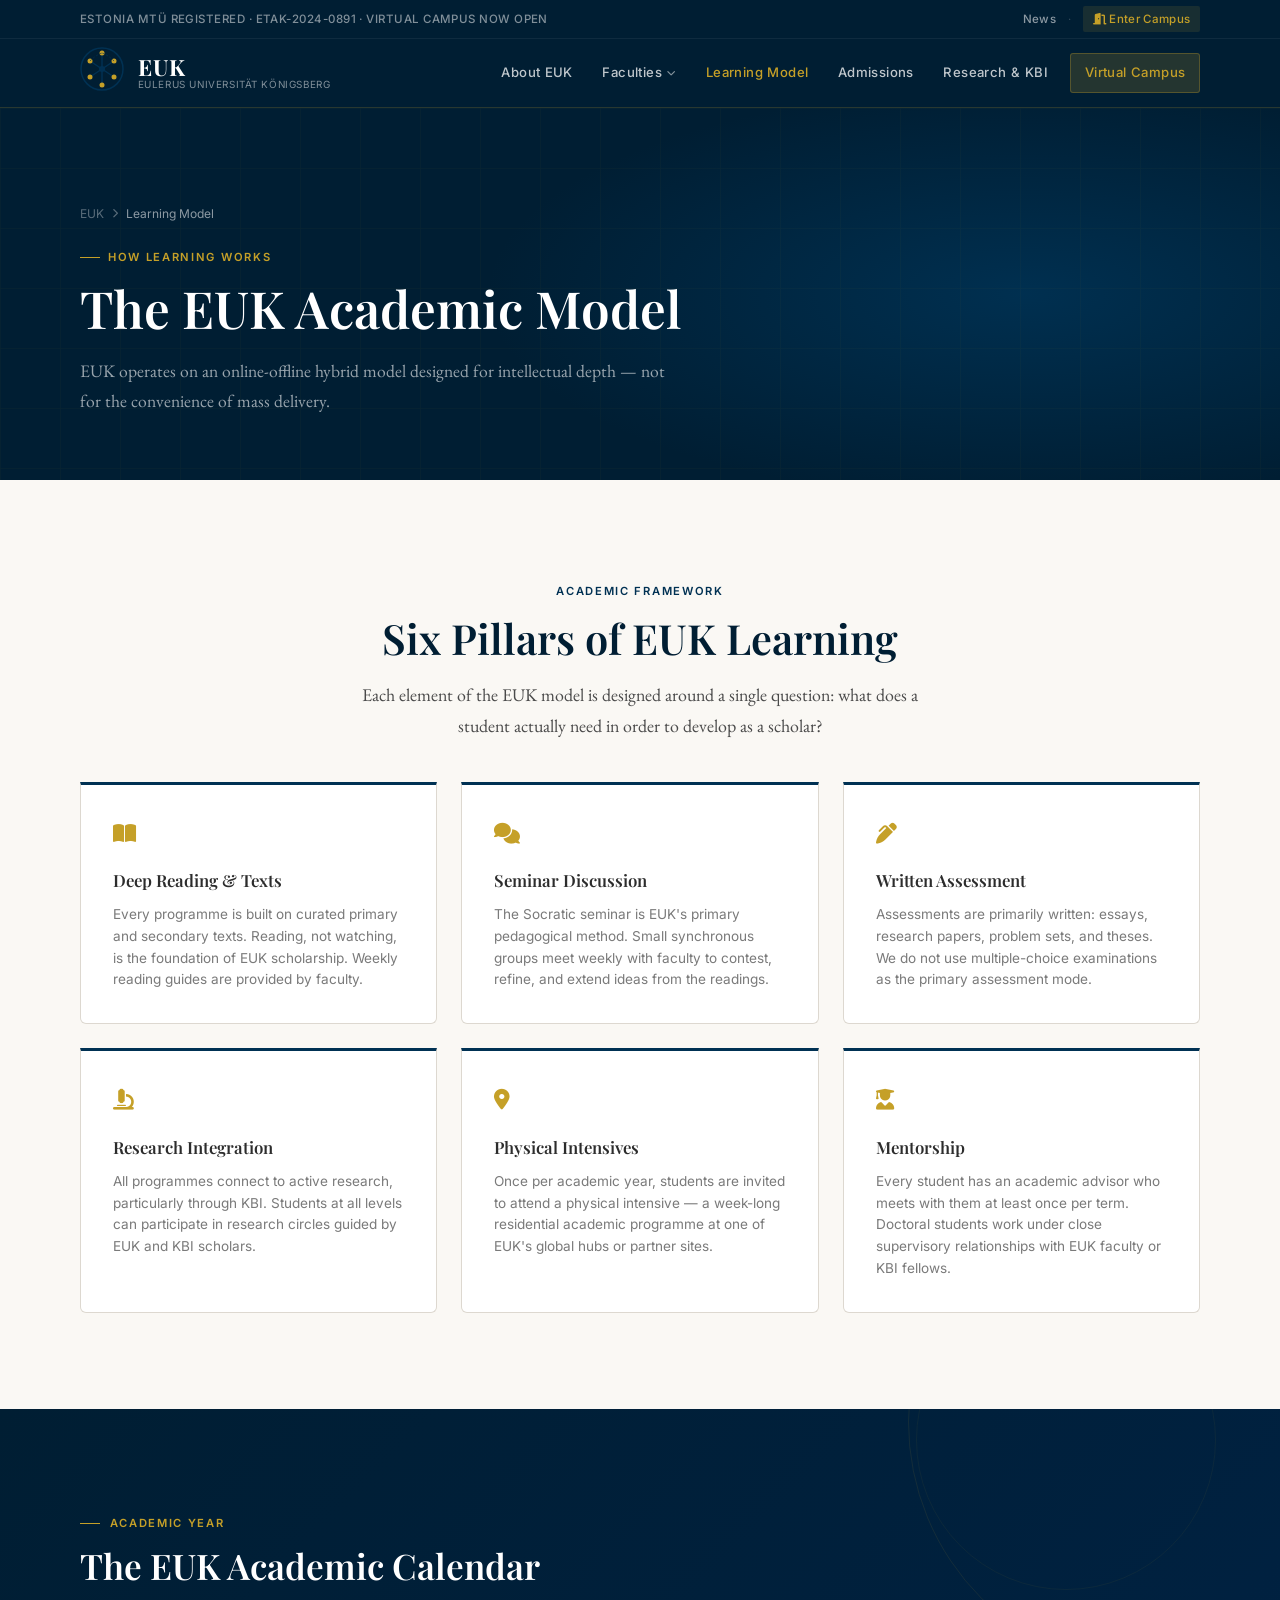
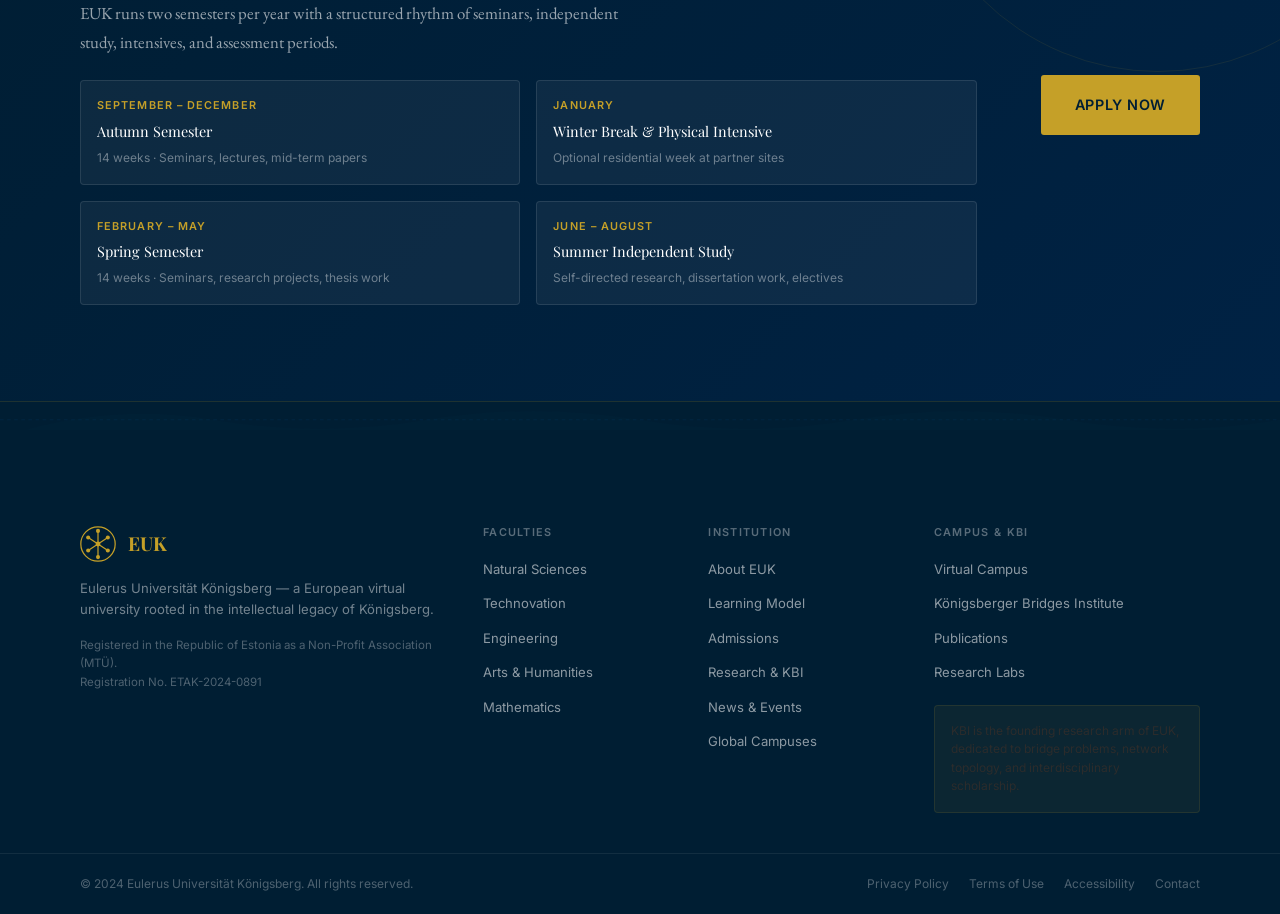
<file: learning/index.html>
<!DOCTYPE html><html lang="en"><head><meta charset="UTF-8"/><meta name="viewport" content="width=device-width, initial-scale=1.0"/><title>Learning Model — Eulerus Universität Königsberg</title><meta name="description" content="A European virtual university rooted in the intellectual heritage of Königsberg — where science, mathematics, engineering, arts, and technovation converge."/><link rel="preconnect" href="https://fonts.googleapis.com"/><link rel="preconnect" href="https://fonts.gstatic.com" crossorigin=""/><link href="https://fonts.googleapis.com/css2?family=Playfair+Display:ital,wght@0,400;0,500;0,600;0,700;1,400;1,500&amp;family=Inter:wght@300;400;500;600&amp;family=EB+Garamond:ital,wght@0,400;0,500;1,400&amp;display=swap" rel="stylesheet"/><link rel="stylesheet" href="https://cdn.jsdelivr.net/npm/@fortawesome/fontawesome-free@6.4.0/css/all.min.css"/><link href="../static/style.css" rel="stylesheet"/></head><body><div id="page-wrapper"><header class="site-header" id="site-header"><div class="header-top"><div class="container"><span class="header-notice">Estonia MTÜ Registered · ETAK-2024-0891 · Virtual Campus Now Open</span><div class="header-top-right"><a href="../news/" class="header-top-link">News</a><span class="sep">·</span><a href="../virtual-campus/" class="header-top-link header-top-link--accent"><i class="fas fa-door-open"></i> Enter Campus</a></div></div></div><div class="header-main"><div class="container header-inner"><a href="../index.html" class="site-logo" aria-label="Eulerus Universität Königsberg home"><div class="logo-mark" aria-hidden="true"><svg width="44" height="44" viewBox="0 0 44 44" fill="none" xmlns="http://www.w3.org/2000/svg"><circle cx="22" cy="22" r="21" stroke="#003153" stroke-width="1.5"></circle><circle cx="22" cy="22" r="3" fill="#003153"></circle><path d="M22 22 L10 14" stroke="#003153" stroke-width="1.5" stroke-linecap="round"></path><path d="M22 22 L34 14" stroke="#003153" stroke-width="1.5" stroke-linecap="round"></path><path d="M22 22 L34 30" stroke="#003153" stroke-width="1.5" stroke-linecap="round"></path><path d="M22 22 L10 30" stroke="#003153" stroke-width="1.5" stroke-linecap="round"></path><path d="M22 22 L22 6" stroke="#003153" stroke-width="1.5" stroke-linecap="round"></path><path d="M22 22 L22 38" stroke="#003153" stroke-width="1.5" stroke-linecap="round"></path><circle cx="10" cy="14" r="2.5" fill="#C5A028"></circle><circle cx="34" cy="14" r="2.5" fill="#C5A028"></circle><circle cx="34" cy="30" r="2.5" fill="#C5A028"></circle><circle cx="10" cy="30" r="2.5" fill="#C5A028"></circle><circle cx="22" cy="6" r="2.5" fill="#C5A028"></circle><circle cx="22" cy="38" r="2.5" fill="#C5A028"></circle><path d="M10 14 Q16 8 22 6" stroke="#003153" stroke-width="0.75" stroke-dasharray="2 2"></path><path d="M34 14 Q28 8 22 6" stroke="#003153" stroke-width="0.75" stroke-dasharray="2 2"></path></svg></div><div class="logo-text"><span class="logo-abbr">EUK</span><span class="logo-full">Eulerus Universität Königsberg</span></div></a><nav class="main-nav" id="main-nav" aria-label="Main navigation"><ul class="nav-list"><li class="nav-item"><a href="../about/" class="nav-link">About EUK</a></li><li class="nav-item has-dropdown"><a href="../faculties/" class="nav-link">Faculties <i class="fas fa-chevron-down nav-arrow"></i></a><div class="dropdown"><a href="../faculties/#science" class="dropdown-item"><span class="dropdown-dot sci"></span>Natural Sciences</a><a href="../faculties/#technovation" class="dropdown-item"><span class="dropdown-dot tech"></span>Technovation</a><a href="../faculties/#engineering" class="dropdown-item"><span class="dropdown-dot eng"></span>Engineering</a><a href="../faculties/#arts" class="dropdown-item"><span class="dropdown-dot arts"></span>Arts &amp; Humanities</a><a href="../faculties/#mathematics" class="dropdown-item"><span class="dropdown-dot math"></span>Mathematics</a></div></li><li class="nav-item active"><a href="../learning/" class="nav-link">Learning Model</a></li><li class="nav-item"><a href="../admissions/" class="nav-link">Admissions</a></li><li class="nav-item"><a href="../research/" class="nav-link">Research &amp; KBI</a></li><li class="nav-item"><a href="../virtual-campus/" class="nav-link nav-link--campus">Virtual Campus</a></li></ul></nav><button class="nav-toggle" id="nav-toggle" aria-label="Open menu" aria-expanded="false"><span></span><span></span><span></span></button></div></div></header><div class="page-hero"><div class="page-hero-grid"></div><div class="container page-hero-content"><div class="page-hero-breadcrumb"><a href="../index.html">EUK</a><i class="fas fa-chevron-right" style="font-size:0.6rem"></i><span>Learning Model</span></div><div class="page-hero-eyebrow">How Learning Works</div><h1 class="page-hero-title">The EUK Academic Model</h1><p class="page-hero-lead">EUK operates on an online-offline hybrid model designed for intellectual depth — not for the convenience of mass delivery.</p></div></div><section class="section"><div class="container"><div class="section-header section-header--center fade-up"><div class="section-eyebrow">Academic Framework</div><h2 class="section-title">Six Pillars of EUK Learning</h2><p class="section-lead">Each element of the EUK model is designed around a single question: what does a student actually need in order to develop as a scholar?</p></div><div class="values-grid"><div class="value-card fade-up"><div class="value-icon"><i class="fas fa-book-open"></i></div><div class="value-title">Deep Reading &amp; Texts</div><p class="value-text">Every programme is built on curated primary and secondary texts. Reading, not watching, is the foundation of EUK scholarship. Weekly reading guides are provided by faculty.</p></div><div class="value-card fade-up"><div class="value-icon"><i class="fas fa-comments"></i></div><div class="value-title">Seminar Discussion</div><p class="value-text">The Socratic seminar is EUK&#39;s primary pedagogical method. Small synchronous groups meet weekly with faculty to contest, refine, and extend ideas from the readings.</p></div><div class="value-card fade-up"><div class="value-icon"><i class="fas fa-pen-alt"></i></div><div class="value-title">Written Assessment</div><p class="value-text">Assessments are primarily written: essays, research papers, problem sets, and theses. We do not use multiple-choice examinations as the primary assessment mode.</p></div><div class="value-card fade-up"><div class="value-icon"><i class="fas fa-microscope"></i></div><div class="value-title">Research Integration</div><p class="value-text">All programmes connect to active research, particularly through KBI. Students at all levels can participate in research circles guided by EUK and KBI scholars.</p></div><div class="value-card fade-up"><div class="value-icon"><i class="fas fa-map-marker-alt"></i></div><div class="value-title">Physical Intensives</div><p class="value-text">Once per academic year, students are invited to attend a physical intensive — a week-long residential academic programme at one of EUK&#39;s global hubs or partner sites.</p></div><div class="value-card fade-up"><div class="value-icon"><i class="fas fa-user-graduate"></i></div><div class="value-title">Mentorship</div><p class="value-text">Every student has an academic advisor who meets with them at least once per term. Doctoral students work under close supervisory relationships with EUK faculty or KBI fellows.</p></div></div></div></section><section class="kbi-section section"><div class="container"><div class="kbi-inner"><div class="fade-up"><div class="section-eyebrow" style="color:var(--gold);">Academic Year</div><h2 class="kbi-title">The EUK Academic Calendar</h2><p class="kbi-lead">EUK runs two semesters per year with a structured rhythm of seminars, independent study, intensives, and assessment periods.</p><div style="display:grid;grid-template-columns:1fr 1fr;gap:1rem;margin-top:1.5rem;"><div style="background:rgba(255,255,255,0.05);border:1px solid rgba(255,255,255,0.1);border-radius:4px;padding:1rem;"><div style="font-size:0.68rem;font-weight:600;letter-spacing:0.1em;text-transform:uppercase;color:var(--gold);margin-bottom:0.3rem;">September – December</div><div style="font-size:0.9rem;color:white;font-family:var(--font-display);margin-bottom:0.25rem;">Autumn Semester</div><div style="font-size:0.75rem;color:rgba(255,255,255,0.4);">14 weeks · Seminars, lectures, mid-term papers</div></div><div style="background:rgba(255,255,255,0.05);border:1px solid rgba(255,255,255,0.1);border-radius:4px;padding:1rem;"><div style="font-size:0.68rem;font-weight:600;letter-spacing:0.1em;text-transform:uppercase;color:var(--gold);margin-bottom:0.3rem;">January</div><div style="font-size:0.9rem;color:white;font-family:var(--font-display);margin-bottom:0.25rem;">Winter Break &amp; Physical Intensive</div><div style="font-size:0.75rem;color:rgba(255,255,255,0.4);">Optional residential week at partner sites</div></div><div style="background:rgba(255,255,255,0.05);border:1px solid rgba(255,255,255,0.1);border-radius:4px;padding:1rem;"><div style="font-size:0.68rem;font-weight:600;letter-spacing:0.1em;text-transform:uppercase;color:var(--gold);margin-bottom:0.3rem;">February – May</div><div style="font-size:0.9rem;color:white;font-family:var(--font-display);margin-bottom:0.25rem;">Spring Semester</div><div style="font-size:0.75rem;color:rgba(255,255,255,0.4);">14 weeks · Seminars, research projects, thesis work</div></div><div style="background:rgba(255,255,255,0.05);border:1px solid rgba(255,255,255,0.1);border-radius:4px;padding:1rem;"><div style="font-size:0.68rem;font-weight:600;letter-spacing:0.1em;text-transform:uppercase;color:var(--gold);margin-bottom:0.3rem;">June – August</div><div style="font-size:0.9rem;color:white;font-family:var(--font-display);margin-bottom:0.25rem;">Summer Independent Study</div><div style="font-size:0.75rem;color:rgba(255,255,255,0.4);">Self-directed research, dissertation work, electives</div></div></div></div><div class="fade-up fade-up-delay-2"><a href="../admissions/" class="btn btn-gold btn-lg">Apply Now</a></div></div></div></section><footer class="site-footer"><div class="footer-bridge-line" aria-hidden="true"><svg viewBox="0 0 1440 40" fill="none" xmlns="http://www.w3.org/2000/svg" preserveAspectRatio="none"><path d="M0 40 Q120 0 240 20 Q360 40 480 20 Q600 0 720 20 Q840 40 960 20 Q1080 0 1200 20 Q1320 40 1440 20 L1440 40 Z" fill="#003153" opacity="0.08"></path><line x1="0" y1="20" x2="1440" y2="20" stroke="#003153" stroke-width="0.5" stroke-dasharray="4 4"></line></svg></div><div class="footer-body"><div class="container footer-grid"><div class="footer-col footer-brand"><div class="footer-logo"><svg width="36" height="36" viewBox="0 0 44 44" fill="none" xmlns="http://www.w3.org/2000/svg"><circle cx="22" cy="22" r="21" stroke="#C5A028" stroke-width="1.5"></circle><circle cx="22" cy="22" r="3" fill="#C5A028"></circle><path d="M22 22 L10 14" stroke="#C5A028" stroke-width="1.5" stroke-linecap="round"></path><path d="M22 22 L34 14" stroke="#C5A028" stroke-width="1.5" stroke-linecap="round"></path><path d="M22 22 L34 30" stroke="#C5A028" stroke-width="1.5" stroke-linecap="round"></path><path d="M22 22 L10 30" stroke="#C5A028" stroke-width="1.5" stroke-linecap="round"></path><path d="M22 22 L22 6" stroke="#C5A028" stroke-width="1.5" stroke-linecap="round"></path><path d="M22 22 L22 38" stroke="#C5A028" stroke-width="1.5" stroke-linecap="round"></path><circle cx="10" cy="14" r="2.5" fill="#C5A028"></circle><circle cx="34" cy="14" r="2.5" fill="#C5A028"></circle><circle cx="34" cy="30" r="2.5" fill="#C5A028"></circle><circle cx="10" cy="30" r="2.5" fill="#C5A028"></circle><circle cx="22" cy="6" r="2.5" fill="#C5A028"></circle><circle cx="22" cy="38" r="2.5" fill="#C5A028"></circle></svg><span>EUK</span></div><p class="footer-tagline">Eulerus Universität Königsberg — a European virtual university rooted in the intellectual legacy of Königsberg.</p><p class="footer-legal">Registered in the Republic of Estonia as a Non-Profit Association (MTÜ).<br/>Registration No. ETAK-2024-0891</p></div><div class="footer-col"><h4 class="footer-heading">Faculties</h4><ul class="footer-links"><li><a href="../faculties/#science">Natural Sciences</a></li><li><a href="../faculties/#technovation">Technovation</a></li><li><a href="../faculties/#engineering">Engineering</a></li><li><a href="../faculties/#arts">Arts &amp; Humanities</a></li><li><a href="../faculties/#mathematics">Mathematics</a></li></ul></div><div class="footer-col"><h4 class="footer-heading">Institution</h4><ul class="footer-links"><li><a href="../about/">About EUK</a></li><li><a href="../learning/">Learning Model</a></li><li><a href="../admissions/">Admissions</a></li><li><a href="../research/">Research &amp; KBI</a></li><li><a href="../news/">News &amp; Events</a></li><li><a href="../global-campuses/">Global Campuses</a></li></ul></div><div class="footer-col"><h4 class="footer-heading">Campus &amp; KBI</h4><ul class="footer-links"><li><a href="../virtual-campus/">Virtual Campus</a></li><li><a href="../research/">Königsberger Bridges Institute</a></li><li><a href="../research#publications">Publications</a></li><li><a href="../research#labs">Research Labs</a></li></ul><div class="footer-kbi-note"><p>KBI is the founding research arm of EUK, dedicated to bridge problems, network topology, and interdisciplinary scholarship.</p></div></div></div></div><div class="footer-bottom"><div class="container footer-bottom-inner"><span>© 2024 Eulerus Universität Königsberg. All rights reserved.</span><div class="footer-policy-links"><a href="#">Privacy Policy</a><a href="#">Terms of Use</a><a href="#">Accessibility</a><a href="#">Contact</a></div></div></div></footer></div><script src="../static/main.js"></script></body></html>
</file>
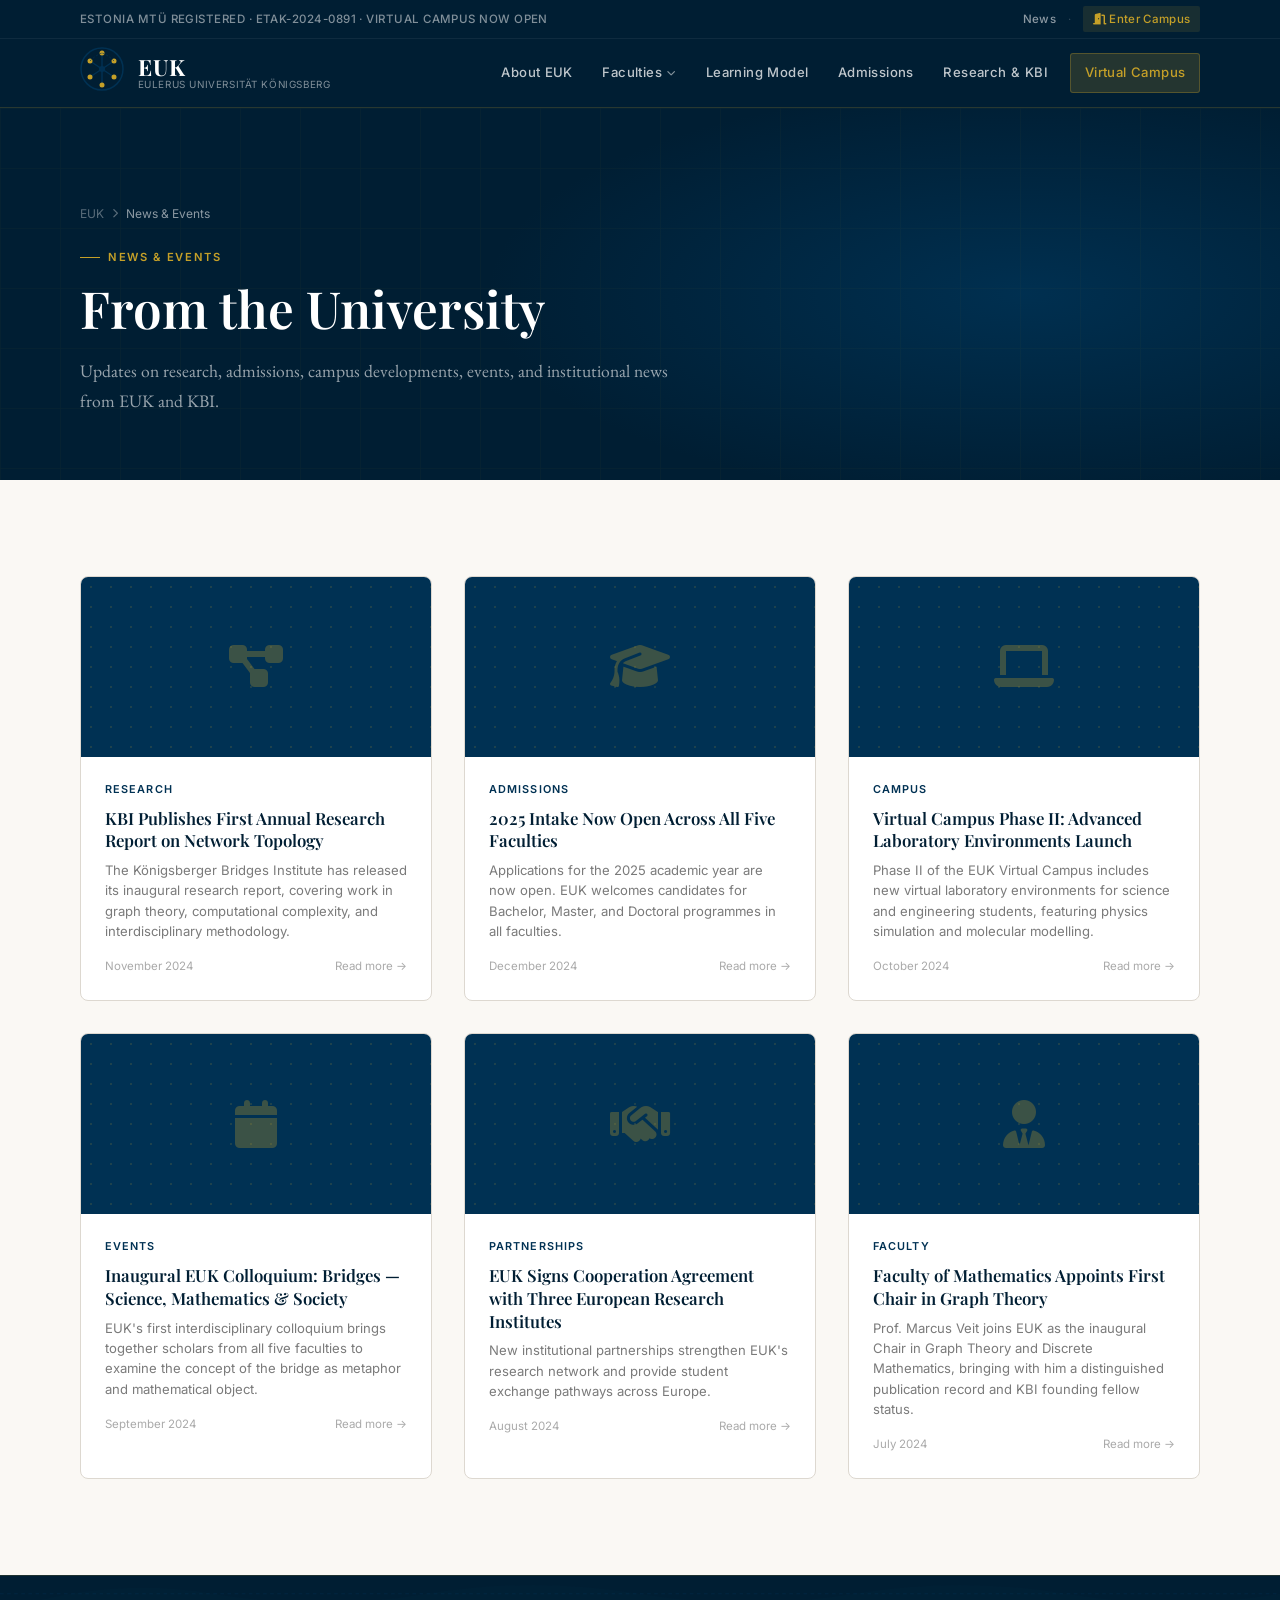
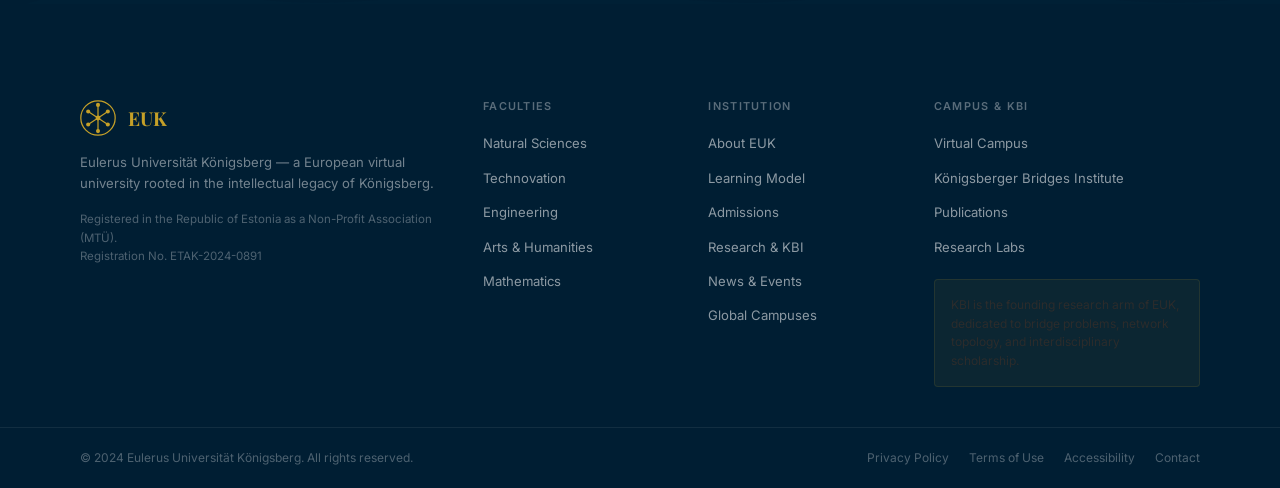
<file: news/index.html>
<!DOCTYPE html><html lang="en"><head><meta charset="UTF-8"/><meta name="viewport" content="width=device-width, initial-scale=1.0"/><title>News &amp; Events — Eulerus Universität Königsberg</title><meta name="description" content="A European virtual university rooted in the intellectual heritage of Königsberg — where science, mathematics, engineering, arts, and technovation converge."/><link rel="preconnect" href="https://fonts.googleapis.com"/><link rel="preconnect" href="https://fonts.gstatic.com" crossorigin=""/><link href="https://fonts.googleapis.com/css2?family=Playfair+Display:ital,wght@0,400;0,500;0,600;0,700;1,400;1,500&amp;family=Inter:wght@300;400;500;600&amp;family=EB+Garamond:ital,wght@0,400;0,500;1,400&amp;display=swap" rel="stylesheet"/><link rel="stylesheet" href="https://cdn.jsdelivr.net/npm/@fortawesome/fontawesome-free@6.4.0/css/all.min.css"/><link href="../static/style.css" rel="stylesheet"/></head><body><div id="page-wrapper"><header class="site-header" id="site-header"><div class="header-top"><div class="container"><span class="header-notice">Estonia MTÜ Registered · ETAK-2024-0891 · Virtual Campus Now Open</span><div class="header-top-right"><a href="../news/" class="header-top-link">News</a><span class="sep">·</span><a href="../virtual-campus/" class="header-top-link header-top-link--accent"><i class="fas fa-door-open"></i> Enter Campus</a></div></div></div><div class="header-main"><div class="container header-inner"><a href="../index.html" class="site-logo" aria-label="Eulerus Universität Königsberg home"><div class="logo-mark" aria-hidden="true"><svg width="44" height="44" viewBox="0 0 44 44" fill="none" xmlns="http://www.w3.org/2000/svg"><circle cx="22" cy="22" r="21" stroke="#003153" stroke-width="1.5"></circle><circle cx="22" cy="22" r="3" fill="#003153"></circle><path d="M22 22 L10 14" stroke="#003153" stroke-width="1.5" stroke-linecap="round"></path><path d="M22 22 L34 14" stroke="#003153" stroke-width="1.5" stroke-linecap="round"></path><path d="M22 22 L34 30" stroke="#003153" stroke-width="1.5" stroke-linecap="round"></path><path d="M22 22 L10 30" stroke="#003153" stroke-width="1.5" stroke-linecap="round"></path><path d="M22 22 L22 6" stroke="#003153" stroke-width="1.5" stroke-linecap="round"></path><path d="M22 22 L22 38" stroke="#003153" stroke-width="1.5" stroke-linecap="round"></path><circle cx="10" cy="14" r="2.5" fill="#C5A028"></circle><circle cx="34" cy="14" r="2.5" fill="#C5A028"></circle><circle cx="34" cy="30" r="2.5" fill="#C5A028"></circle><circle cx="10" cy="30" r="2.5" fill="#C5A028"></circle><circle cx="22" cy="6" r="2.5" fill="#C5A028"></circle><circle cx="22" cy="38" r="2.5" fill="#C5A028"></circle><path d="M10 14 Q16 8 22 6" stroke="#003153" stroke-width="0.75" stroke-dasharray="2 2"></path><path d="M34 14 Q28 8 22 6" stroke="#003153" stroke-width="0.75" stroke-dasharray="2 2"></path></svg></div><div class="logo-text"><span class="logo-abbr">EUK</span><span class="logo-full">Eulerus Universität Königsberg</span></div></a><nav class="main-nav" id="main-nav" aria-label="Main navigation"><ul class="nav-list"><li class="nav-item"><a href="../about/" class="nav-link">About EUK</a></li><li class="nav-item has-dropdown"><a href="../faculties/" class="nav-link">Faculties <i class="fas fa-chevron-down nav-arrow"></i></a><div class="dropdown"><a href="../faculties/#science" class="dropdown-item"><span class="dropdown-dot sci"></span>Natural Sciences</a><a href="../faculties/#technovation" class="dropdown-item"><span class="dropdown-dot tech"></span>Technovation</a><a href="../faculties/#engineering" class="dropdown-item"><span class="dropdown-dot eng"></span>Engineering</a><a href="../faculties/#arts" class="dropdown-item"><span class="dropdown-dot arts"></span>Arts &amp; Humanities</a><a href="../faculties/#mathematics" class="dropdown-item"><span class="dropdown-dot math"></span>Mathematics</a></div></li><li class="nav-item"><a href="../learning/" class="nav-link">Learning Model</a></li><li class="nav-item"><a href="../admissions/" class="nav-link">Admissions</a></li><li class="nav-item"><a href="../research/" class="nav-link">Research &amp; KBI</a></li><li class="nav-item"><a href="../virtual-campus/" class="nav-link nav-link--campus">Virtual Campus</a></li></ul></nav><button class="nav-toggle" id="nav-toggle" aria-label="Open menu" aria-expanded="false"><span></span><span></span><span></span></button></div></div></header><div class="page-hero"><div class="page-hero-grid"></div><div class="container page-hero-content"><div class="page-hero-breadcrumb"><a href="../index.html">EUK</a><i class="fas fa-chevron-right" style="font-size:0.6rem"></i><span>News &amp; Events</span></div><div class="page-hero-eyebrow">News &amp; Events</div><h1 class="page-hero-title">From the University</h1><p class="page-hero-lead">Updates on research, admissions, campus developments, events, and institutional news from EUK and KBI.</p></div></div><section class="section"><div class="container"><div class="news-grid"><div class="news-card fade-up "><div class="news-card-visual"><div class="news-card-visual-pattern"></div><div class="news-card-visual-icon"><i class="fas fa-project-diagram"></i></div></div><div class="news-card-body"><div class="news-card-cat">Research</div><h3 class="news-card-title">KBI Publishes First Annual Research Report on Network Topology</h3><p class="news-card-desc">The Königsberger Bridges Institute has released its inaugural research report, covering work in graph theory, computational complexity, and interdisciplinary methodology.</p><div class="news-card-meta"><span>November 2024</span><span>Read more →</span></div></div></div><div class="news-card fade-up fade-up-delay-1"><div class="news-card-visual"><div class="news-card-visual-pattern"></div><div class="news-card-visual-icon"><i class="fas fa-graduation-cap"></i></div></div><div class="news-card-body"><div class="news-card-cat">Admissions</div><h3 class="news-card-title">2025 Intake Now Open Across All Five Faculties</h3><p class="news-card-desc">Applications for the 2025 academic year are now open. EUK welcomes candidates for Bachelor, Master, and Doctoral programmes in all faculties.</p><div class="news-card-meta"><span>December 2024</span><span>Read more →</span></div></div></div><div class="news-card fade-up fade-up-delay-2"><div class="news-card-visual"><div class="news-card-visual-pattern"></div><div class="news-card-visual-icon"><i class="fas fa-laptop"></i></div></div><div class="news-card-body"><div class="news-card-cat">Campus</div><h3 class="news-card-title">Virtual Campus Phase II: Advanced Laboratory Environments Launch</h3><p class="news-card-desc">Phase II of the EUK Virtual Campus includes new virtual laboratory environments for science and engineering students, featuring physics simulation and molecular modelling.</p><div class="news-card-meta"><span>October 2024</span><span>Read more →</span></div></div></div><div class="news-card fade-up fade-up-delay-3"><div class="news-card-visual"><div class="news-card-visual-pattern"></div><div class="news-card-visual-icon"><i class="fas fa-calendar"></i></div></div><div class="news-card-body"><div class="news-card-cat">Events</div><h3 class="news-card-title">Inaugural EUK Colloquium: Bridges — Science, Mathematics &amp; Society</h3><p class="news-card-desc">EUK&#39;s first interdisciplinary colloquium brings together scholars from all five faculties to examine the concept of the bridge as metaphor and mathematical object.</p><div class="news-card-meta"><span>September 2024</span><span>Read more →</span></div></div></div><div class="news-card fade-up fade-up-delay-4"><div class="news-card-visual"><div class="news-card-visual-pattern"></div><div class="news-card-visual-icon"><i class="fas fa-handshake"></i></div></div><div class="news-card-body"><div class="news-card-cat">Partnerships</div><h3 class="news-card-title">EUK Signs Cooperation Agreement with Three European Research Institutes</h3><p class="news-card-desc">New institutional partnerships strengthen EUK&#39;s research network and provide student exchange pathways across Europe.</p><div class="news-card-meta"><span>August 2024</span><span>Read more →</span></div></div></div><div class="news-card fade-up fade-up-delay-4"><div class="news-card-visual"><div class="news-card-visual-pattern"></div><div class="news-card-visual-icon"><i class="fas fa-user-tie"></i></div></div><div class="news-card-body"><div class="news-card-cat">Faculty</div><h3 class="news-card-title">Faculty of Mathematics Appoints First Chair in Graph Theory</h3><p class="news-card-desc">Prof. Marcus Veit joins EUK as the inaugural Chair in Graph Theory and Discrete Mathematics, bringing with him a distinguished publication record and KBI founding fellow status.</p><div class="news-card-meta"><span>July 2024</span><span>Read more →</span></div></div></div></div></div></section><footer class="site-footer"><div class="footer-bridge-line" aria-hidden="true"><svg viewBox="0 0 1440 40" fill="none" xmlns="http://www.w3.org/2000/svg" preserveAspectRatio="none"><path d="M0 40 Q120 0 240 20 Q360 40 480 20 Q600 0 720 20 Q840 40 960 20 Q1080 0 1200 20 Q1320 40 1440 20 L1440 40 Z" fill="#003153" opacity="0.08"></path><line x1="0" y1="20" x2="1440" y2="20" stroke="#003153" stroke-width="0.5" stroke-dasharray="4 4"></line></svg></div><div class="footer-body"><div class="container footer-grid"><div class="footer-col footer-brand"><div class="footer-logo"><svg width="36" height="36" viewBox="0 0 44 44" fill="none" xmlns="http://www.w3.org/2000/svg"><circle cx="22" cy="22" r="21" stroke="#C5A028" stroke-width="1.5"></circle><circle cx="22" cy="22" r="3" fill="#C5A028"></circle><path d="M22 22 L10 14" stroke="#C5A028" stroke-width="1.5" stroke-linecap="round"></path><path d="M22 22 L34 14" stroke="#C5A028" stroke-width="1.5" stroke-linecap="round"></path><path d="M22 22 L34 30" stroke="#C5A028" stroke-width="1.5" stroke-linecap="round"></path><path d="M22 22 L10 30" stroke="#C5A028" stroke-width="1.5" stroke-linecap="round"></path><path d="M22 22 L22 6" stroke="#C5A028" stroke-width="1.5" stroke-linecap="round"></path><path d="M22 22 L22 38" stroke="#C5A028" stroke-width="1.5" stroke-linecap="round"></path><circle cx="10" cy="14" r="2.5" fill="#C5A028"></circle><circle cx="34" cy="14" r="2.5" fill="#C5A028"></circle><circle cx="34" cy="30" r="2.5" fill="#C5A028"></circle><circle cx="10" cy="30" r="2.5" fill="#C5A028"></circle><circle cx="22" cy="6" r="2.5" fill="#C5A028"></circle><circle cx="22" cy="38" r="2.5" fill="#C5A028"></circle></svg><span>EUK</span></div><p class="footer-tagline">Eulerus Universität Königsberg — a European virtual university rooted in the intellectual legacy of Königsberg.</p><p class="footer-legal">Registered in the Republic of Estonia as a Non-Profit Association (MTÜ).<br/>Registration No. ETAK-2024-0891</p></div><div class="footer-col"><h4 class="footer-heading">Faculties</h4><ul class="footer-links"><li><a href="../faculties/#science">Natural Sciences</a></li><li><a href="../faculties/#technovation">Technovation</a></li><li><a href="../faculties/#engineering">Engineering</a></li><li><a href="../faculties/#arts">Arts &amp; Humanities</a></li><li><a href="../faculties/#mathematics">Mathematics</a></li></ul></div><div class="footer-col"><h4 class="footer-heading">Institution</h4><ul class="footer-links"><li><a href="../about/">About EUK</a></li><li><a href="../learning/">Learning Model</a></li><li><a href="../admissions/">Admissions</a></li><li><a href="../research/">Research &amp; KBI</a></li><li><a href="../news/">News &amp; Events</a></li><li><a href="../global-campuses/">Global Campuses</a></li></ul></div><div class="footer-col"><h4 class="footer-heading">Campus &amp; KBI</h4><ul class="footer-links"><li><a href="../virtual-campus/">Virtual Campus</a></li><li><a href="../research/">Königsberger Bridges Institute</a></li><li><a href="../research#publications">Publications</a></li><li><a href="../research#labs">Research Labs</a></li></ul><div class="footer-kbi-note"><p>KBI is the founding research arm of EUK, dedicated to bridge problems, network topology, and interdisciplinary scholarship.</p></div></div></div></div><div class="footer-bottom"><div class="container footer-bottom-inner"><span>© 2024 Eulerus Universität Königsberg. All rights reserved.</span><div class="footer-policy-links"><a href="#">Privacy Policy</a><a href="#">Terms of Use</a><a href="#">Accessibility</a><a href="#">Contact</a></div></div></div></footer></div><script src="../static/main.js"></script></body></html>
</file>
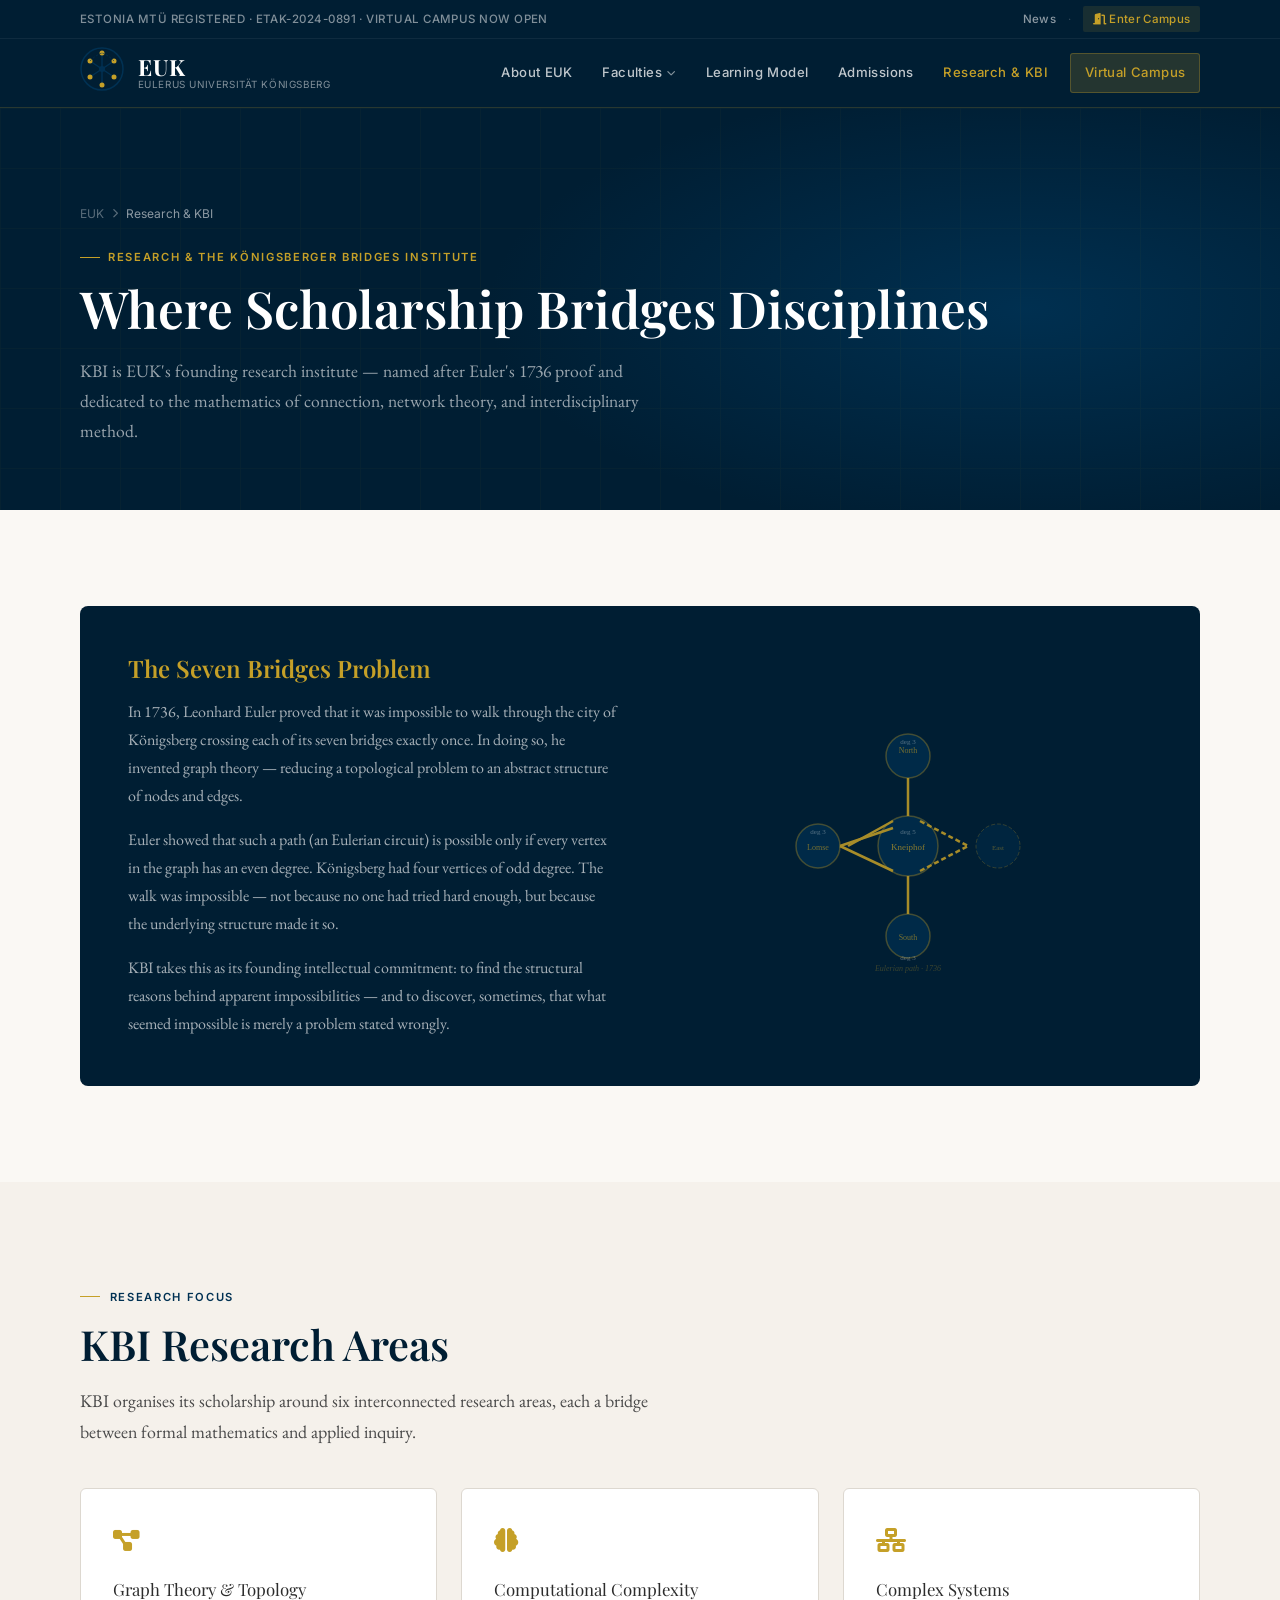
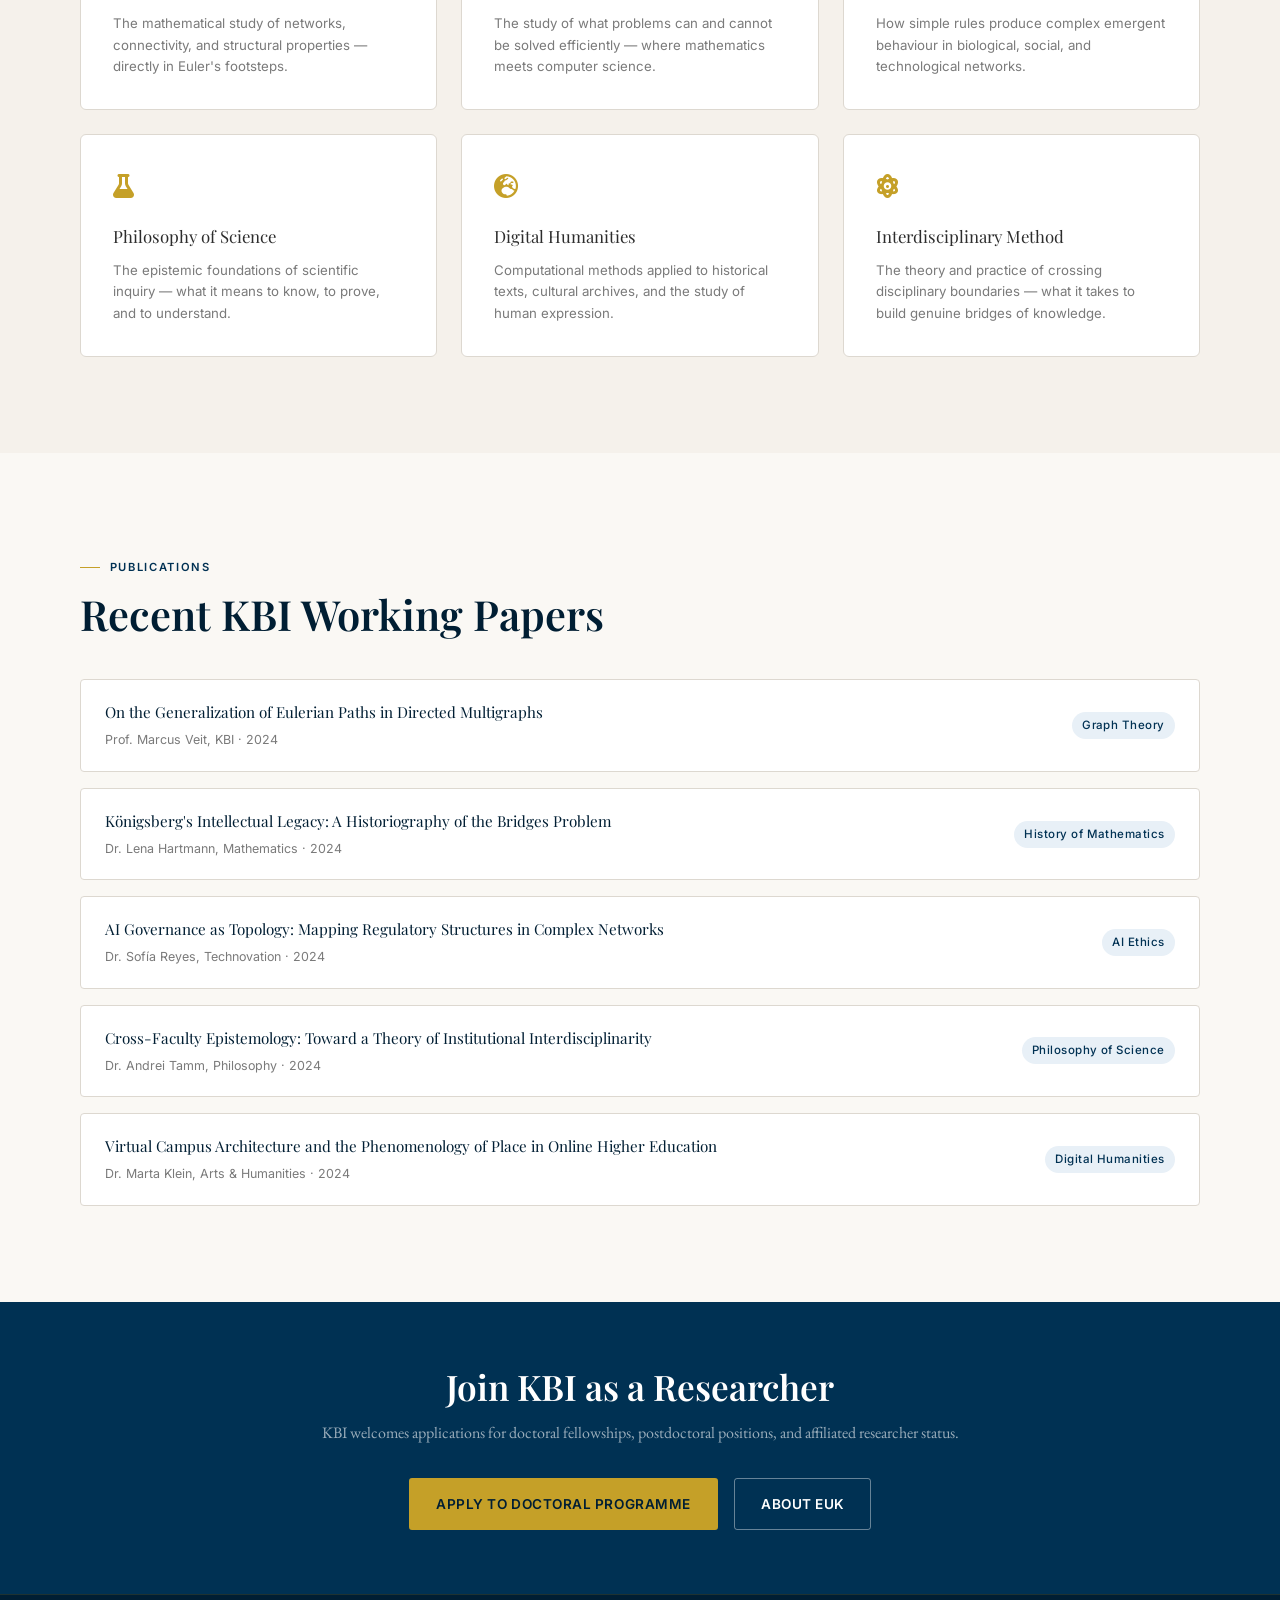
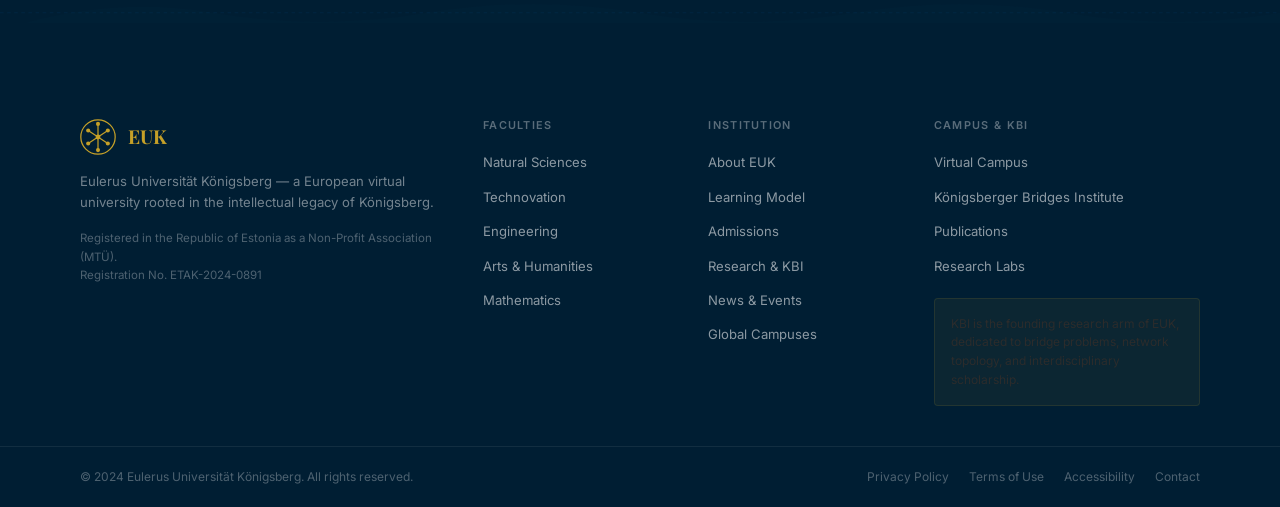
<file: research/index.html>
<!DOCTYPE html><html lang="en"><head><meta charset="UTF-8"/><meta name="viewport" content="width=device-width, initial-scale=1.0"/><title>Research &amp; KBI — Eulerus Universität Königsberg</title><meta name="description" content="A European virtual university rooted in the intellectual heritage of Königsberg — where science, mathematics, engineering, arts, and technovation converge."/><link rel="preconnect" href="https://fonts.googleapis.com"/><link rel="preconnect" href="https://fonts.gstatic.com" crossorigin=""/><link href="https://fonts.googleapis.com/css2?family=Playfair+Display:ital,wght@0,400;0,500;0,600;0,700;1,400;1,500&amp;family=Inter:wght@300;400;500;600&amp;family=EB+Garamond:ital,wght@0,400;0,500;1,400&amp;display=swap" rel="stylesheet"/><link rel="stylesheet" href="https://cdn.jsdelivr.net/npm/@fortawesome/fontawesome-free@6.4.0/css/all.min.css"/><link href="../static/style.css" rel="stylesheet"/></head><body><div id="page-wrapper"><header class="site-header" id="site-header"><div class="header-top"><div class="container"><span class="header-notice">Estonia MTÜ Registered · ETAK-2024-0891 · Virtual Campus Now Open</span><div class="header-top-right"><a href="../news/" class="header-top-link">News</a><span class="sep">·</span><a href="../virtual-campus/" class="header-top-link header-top-link--accent"><i class="fas fa-door-open"></i> Enter Campus</a></div></div></div><div class="header-main"><div class="container header-inner"><a href="../index.html" class="site-logo" aria-label="Eulerus Universität Königsberg home"><div class="logo-mark" aria-hidden="true"><svg width="44" height="44" viewBox="0 0 44 44" fill="none" xmlns="http://www.w3.org/2000/svg"><circle cx="22" cy="22" r="21" stroke="#003153" stroke-width="1.5"></circle><circle cx="22" cy="22" r="3" fill="#003153"></circle><path d="M22 22 L10 14" stroke="#003153" stroke-width="1.5" stroke-linecap="round"></path><path d="M22 22 L34 14" stroke="#003153" stroke-width="1.5" stroke-linecap="round"></path><path d="M22 22 L34 30" stroke="#003153" stroke-width="1.5" stroke-linecap="round"></path><path d="M22 22 L10 30" stroke="#003153" stroke-width="1.5" stroke-linecap="round"></path><path d="M22 22 L22 6" stroke="#003153" stroke-width="1.5" stroke-linecap="round"></path><path d="M22 22 L22 38" stroke="#003153" stroke-width="1.5" stroke-linecap="round"></path><circle cx="10" cy="14" r="2.5" fill="#C5A028"></circle><circle cx="34" cy="14" r="2.5" fill="#C5A028"></circle><circle cx="34" cy="30" r="2.5" fill="#C5A028"></circle><circle cx="10" cy="30" r="2.5" fill="#C5A028"></circle><circle cx="22" cy="6" r="2.5" fill="#C5A028"></circle><circle cx="22" cy="38" r="2.5" fill="#C5A028"></circle><path d="M10 14 Q16 8 22 6" stroke="#003153" stroke-width="0.75" stroke-dasharray="2 2"></path><path d="M34 14 Q28 8 22 6" stroke="#003153" stroke-width="0.75" stroke-dasharray="2 2"></path></svg></div><div class="logo-text"><span class="logo-abbr">EUK</span><span class="logo-full">Eulerus Universität Königsberg</span></div></a><nav class="main-nav" id="main-nav" aria-label="Main navigation"><ul class="nav-list"><li class="nav-item"><a href="../about/" class="nav-link">About EUK</a></li><li class="nav-item has-dropdown"><a href="../faculties/" class="nav-link">Faculties <i class="fas fa-chevron-down nav-arrow"></i></a><div class="dropdown"><a href="../faculties/#science" class="dropdown-item"><span class="dropdown-dot sci"></span>Natural Sciences</a><a href="../faculties/#technovation" class="dropdown-item"><span class="dropdown-dot tech"></span>Technovation</a><a href="../faculties/#engineering" class="dropdown-item"><span class="dropdown-dot eng"></span>Engineering</a><a href="../faculties/#arts" class="dropdown-item"><span class="dropdown-dot arts"></span>Arts &amp; Humanities</a><a href="../faculties/#mathematics" class="dropdown-item"><span class="dropdown-dot math"></span>Mathematics</a></div></li><li class="nav-item"><a href="../learning/" class="nav-link">Learning Model</a></li><li class="nav-item"><a href="../admissions/" class="nav-link">Admissions</a></li><li class="nav-item active"><a href="../research/" class="nav-link">Research &amp; KBI</a></li><li class="nav-item"><a href="../virtual-campus/" class="nav-link nav-link--campus">Virtual Campus</a></li></ul></nav><button class="nav-toggle" id="nav-toggle" aria-label="Open menu" aria-expanded="false"><span></span><span></span><span></span></button></div></div></header><div class="page-hero"><div class="page-hero-grid"></div><div class="container page-hero-content"><div class="page-hero-breadcrumb"><a href="../index.html">EUK</a><i class="fas fa-chevron-right" style="font-size:0.6rem"></i><span>Research &amp; KBI</span></div><div class="page-hero-eyebrow">Research &amp; The Königsberger Bridges Institute</div><h1 class="page-hero-title">Where Scholarship Bridges Disciplines</h1><p class="page-hero-lead">KBI is EUK&#39;s founding research institute — named after Euler&#39;s 1736 proof and dedicated to the mathematics of connection, network theory, and interdisciplinary method.</p></div></div><section class="section"><div class="container"><div class="bridges-theorem fade-up"><div><h3 class="theorem-title">The Seven Bridges Problem</h3><p class="theorem-body">In 1736, Leonhard Euler proved that it was impossible to walk through the city of Königsberg crossing each of its seven bridges exactly once. In doing so, he invented graph theory — reducing a topological problem to an abstract structure of nodes and edges.</p><p class="theorem-body" style="margin-top:1rem;">Euler showed that such a path (an Eulerian circuit) is possible only if every vertex in the graph has an even degree. Königsberg had four vertices of odd degree. The walk was impossible — not because no one had tried hard enough, but because the underlying structure made it so.</p><p class="theorem-body" style="margin-top:1rem;">KBI takes this as its founding intellectual commitment: to find the structural reasons behind apparent impossibilities — and to discover, sometimes, that what seemed impossible is merely a problem stated wrongly.</p></div><div class="theorem-diagram"><svg width="280" height="260" viewBox="0 0 280 260" fill="none" xmlns="http://www.w3.org/2000/svg"><circle cx="140" cy="130" r="30" fill="rgba(0,49,83,0.8)" stroke="rgba(197,160,40,0.4)" stroke-width="1.5"></circle><circle cx="140" cy="40" r="22" fill="rgba(0,49,83,0.8)" stroke="rgba(197,160,40,0.4)" stroke-width="1.5"></circle><circle cx="140" cy="220" r="22" fill="rgba(0,49,83,0.8)" stroke="rgba(197,160,40,0.4)" stroke-width="1.5"></circle><circle cx="50" cy="130" r="22" fill="rgba(0,49,83,0.8)" stroke="rgba(197,160,40,0.4)" stroke-width="1.5"></circle><line x1="140" y1="100" x2="140" y2="62" stroke="#c5a028" stroke-width="2.5"></line><line x1="125" y1="105" x2="80" y2="130" stroke="#c5a028" stroke-width="2.5"></line><line x1="125" y1="112" x2="72" y2="130" stroke="#c5a028" stroke-width="2.5"></line><line x1="125" y1="155" x2="72" y2="130" stroke="#c5a028" stroke-width="2.5"></line><line x1="140" y1="160" x2="140" y2="198" stroke="#c5a028" stroke-width="2.5"></line><line x1="152" y1="105" x2="200" y2="130" stroke="#c5a028" stroke-width="2.5" stroke-dasharray="5 3"></line><line x1="152" y1="155" x2="200" y2="130" stroke="#c5a028" stroke-width="2.5" stroke-dasharray="5 3"></line><circle cx="230" cy="130" r="22" fill="rgba(0,49,83,0.5)" stroke="rgba(197,160,40,0.3)" stroke-width="1" stroke-dasharray="4 2"></circle><text x="140" y="134" text-anchor="middle" font-family="Georgia" font-size="9" fill="rgba(197,160,40,0.8)">Kneiphof</text><text x="140" y="37" text-anchor="middle" font-family="Georgia" font-size="8" fill="rgba(197,160,40,0.7)">North</text><text x="140" y="224" text-anchor="middle" font-family="Georgia" font-size="8" fill="rgba(197,160,40,0.7)">South</text><text x="50" y="134" text-anchor="middle" font-family="Georgia" font-size="8" fill="rgba(197,160,40,0.7)">Lomse</text><text x="230" y="134" text-anchor="middle" font-family="Georgia" font-size="7" fill="rgba(197,160,40,0.5)">East</text><text x="140" y="118" text-anchor="middle" font-family="Georgia" font-size="7" fill="rgba(255,255,255,0.4)">deg 5</text><text x="140" y="28" text-anchor="middle" font-family="Georgia" font-size="7" fill="rgba(255,255,255,0.4)">deg 3</text><text x="140" y="244" text-anchor="middle" font-family="Georgia" font-size="7" fill="rgba(255,255,255,0.4)">deg 3</text><text x="50" y="118" text-anchor="middle" font-family="Georgia" font-size="7" fill="rgba(255,255,255,0.4)">deg 3</text><text x="140" y="255" text-anchor="middle" font-family="Georgia" font-size="8" fill="rgba(197,160,40,0.35)" font-style="italic">Eulerian path · 1736</text></svg></div></div></div></section><section class="section" style="background:var(--stone);" id="labs"><div class="container"><div class="section-header fade-up"><div class="section-eyebrow">Research Focus</div><h2 class="section-title">KBI Research Areas</h2><p class="section-lead">KBI organises its scholarship around six interconnected research areas, each a bridge between formal mathematics and applied inquiry.</p></div><div class="research-pillars"><div class="research-pillar fade-up"><div class="rp-icon"><i class="fas fa-project-diagram"></i></div><div class="rp-title">Graph Theory &amp; Topology</div><p class="rp-desc">The mathematical study of networks, connectivity, and structural properties — directly in Euler&#39;s footsteps.</p></div><div class="research-pillar fade-up"><div class="rp-icon"><i class="fas fa-brain"></i></div><div class="rp-title">Computational Complexity</div><p class="rp-desc">The study of what problems can and cannot be solved efficiently — where mathematics meets computer science.</p></div><div class="research-pillar fade-up"><div class="rp-icon"><i class="fas fa-network-wired"></i></div><div class="rp-title">Complex Systems</div><p class="rp-desc">How simple rules produce complex emergent behaviour in biological, social, and technological networks.</p></div><div class="research-pillar fade-up"><div class="rp-icon"><i class="fas fa-flask"></i></div><div class="rp-title">Philosophy of Science</div><p class="rp-desc">The epistemic foundations of scientific inquiry — what it means to know, to prove, and to understand.</p></div><div class="research-pillar fade-up"><div class="rp-icon"><i class="fas fa-globe-europe"></i></div><div class="rp-title">Digital Humanities</div><p class="rp-desc">Computational methods applied to historical texts, cultural archives, and the study of human expression.</p></div><div class="research-pillar fade-up"><div class="rp-icon"><i class="fas fa-atom"></i></div><div class="rp-title">Interdisciplinary Method</div><p class="rp-desc">The theory and practice of crossing disciplinary boundaries — what it takes to build genuine bridges of knowledge.</p></div></div></div></section><section class="section" id="publications"><div class="container"><div class="section-header fade-up"><div class="section-eyebrow">Publications</div><h2 class="section-title">Recent KBI Working Papers</h2></div><div style="display:flex;flex-direction:column;gap:1rem;" class="fade-up"><div style="padding:1.25rem 1.5rem;background:white;border:1px solid var(--border);border-radius:4px;display:flex;align-items:center;justify-content:space-between;gap:2rem;flex-wrap:wrap;"><div><div style="font-family:var(--font-display);font-size:0.95rem;color:var(--prussian-dark);margin-bottom:0.3rem;">On the Generalization of Eulerian Paths in Directed Multigraphs</div><div style="font-size:0.78rem;color:var(--text-muted);">Prof. Marcus Veit, KBI · 2024</div></div><span class="pill">Graph Theory</span></div><div style="padding:1.25rem 1.5rem;background:white;border:1px solid var(--border);border-radius:4px;display:flex;align-items:center;justify-content:space-between;gap:2rem;flex-wrap:wrap;"><div><div style="font-family:var(--font-display);font-size:0.95rem;color:var(--prussian-dark);margin-bottom:0.3rem;">Königsberg&#39;s Intellectual Legacy: A Historiography of the Bridges Problem</div><div style="font-size:0.78rem;color:var(--text-muted);">Dr. Lena Hartmann, Mathematics · 2024</div></div><span class="pill">History of Mathematics</span></div><div style="padding:1.25rem 1.5rem;background:white;border:1px solid var(--border);border-radius:4px;display:flex;align-items:center;justify-content:space-between;gap:2rem;flex-wrap:wrap;"><div><div style="font-family:var(--font-display);font-size:0.95rem;color:var(--prussian-dark);margin-bottom:0.3rem;">AI Governance as Topology: Mapping Regulatory Structures in Complex Networks</div><div style="font-size:0.78rem;color:var(--text-muted);">Dr. Sofía Reyes, Technovation · 2024</div></div><span class="pill">AI Ethics</span></div><div style="padding:1.25rem 1.5rem;background:white;border:1px solid var(--border);border-radius:4px;display:flex;align-items:center;justify-content:space-between;gap:2rem;flex-wrap:wrap;"><div><div style="font-family:var(--font-display);font-size:0.95rem;color:var(--prussian-dark);margin-bottom:0.3rem;">Cross-Faculty Epistemology: Toward a Theory of Institutional Interdisciplinarity</div><div style="font-size:0.78rem;color:var(--text-muted);">Dr. Andrei Tamm, Philosophy · 2024</div></div><span class="pill">Philosophy of Science</span></div><div style="padding:1.25rem 1.5rem;background:white;border:1px solid var(--border);border-radius:4px;display:flex;align-items:center;justify-content:space-between;gap:2rem;flex-wrap:wrap;"><div><div style="font-family:var(--font-display);font-size:0.95rem;color:var(--prussian-dark);margin-bottom:0.3rem;">Virtual Campus Architecture and the Phenomenology of Place in Online Higher Education</div><div style="font-size:0.78rem;color:var(--text-muted);">Dr. Marta Klein, Arts &amp; Humanities · 2024</div></div><span class="pill">Digital Humanities</span></div></div></div></section><section class="cta-banner"><div class="container"><h2 class="cta-banner-title">Join KBI as a Researcher</h2><p class="cta-banner-sub">KBI welcomes applications for doctoral fellowships, postdoctoral positions, and affiliated researcher status.</p><div class="cta-banner-actions"><a href="../admissions/" class="btn btn-gold">Apply to Doctoral Programme</a><a href="../about/" class="btn btn-outline">About EUK</a></div></div></section><footer class="site-footer"><div class="footer-bridge-line" aria-hidden="true"><svg viewBox="0 0 1440 40" fill="none" xmlns="http://www.w3.org/2000/svg" preserveAspectRatio="none"><path d="M0 40 Q120 0 240 20 Q360 40 480 20 Q600 0 720 20 Q840 40 960 20 Q1080 0 1200 20 Q1320 40 1440 20 L1440 40 Z" fill="#003153" opacity="0.08"></path><line x1="0" y1="20" x2="1440" y2="20" stroke="#003153" stroke-width="0.5" stroke-dasharray="4 4"></line></svg></div><div class="footer-body"><div class="container footer-grid"><div class="footer-col footer-brand"><div class="footer-logo"><svg width="36" height="36" viewBox="0 0 44 44" fill="none" xmlns="http://www.w3.org/2000/svg"><circle cx="22" cy="22" r="21" stroke="#C5A028" stroke-width="1.5"></circle><circle cx="22" cy="22" r="3" fill="#C5A028"></circle><path d="M22 22 L10 14" stroke="#C5A028" stroke-width="1.5" stroke-linecap="round"></path><path d="M22 22 L34 14" stroke="#C5A028" stroke-width="1.5" stroke-linecap="round"></path><path d="M22 22 L34 30" stroke="#C5A028" stroke-width="1.5" stroke-linecap="round"></path><path d="M22 22 L10 30" stroke="#C5A028" stroke-width="1.5" stroke-linecap="round"></path><path d="M22 22 L22 6" stroke="#C5A028" stroke-width="1.5" stroke-linecap="round"></path><path d="M22 22 L22 38" stroke="#C5A028" stroke-width="1.5" stroke-linecap="round"></path><circle cx="10" cy="14" r="2.5" fill="#C5A028"></circle><circle cx="34" cy="14" r="2.5" fill="#C5A028"></circle><circle cx="34" cy="30" r="2.5" fill="#C5A028"></circle><circle cx="10" cy="30" r="2.5" fill="#C5A028"></circle><circle cx="22" cy="6" r="2.5" fill="#C5A028"></circle><circle cx="22" cy="38" r="2.5" fill="#C5A028"></circle></svg><span>EUK</span></div><p class="footer-tagline">Eulerus Universität Königsberg — a European virtual university rooted in the intellectual legacy of Königsberg.</p><p class="footer-legal">Registered in the Republic of Estonia as a Non-Profit Association (MTÜ).<br/>Registration No. ETAK-2024-0891</p></div><div class="footer-col"><h4 class="footer-heading">Faculties</h4><ul class="footer-links"><li><a href="../faculties/#science">Natural Sciences</a></li><li><a href="../faculties/#technovation">Technovation</a></li><li><a href="../faculties/#engineering">Engineering</a></li><li><a href="../faculties/#arts">Arts &amp; Humanities</a></li><li><a href="../faculties/#mathematics">Mathematics</a></li></ul></div><div class="footer-col"><h4 class="footer-heading">Institution</h4><ul class="footer-links"><li><a href="../about/">About EUK</a></li><li><a href="../learning/">Learning Model</a></li><li><a href="../admissions/">Admissions</a></li><li><a href="../research/">Research &amp; KBI</a></li><li><a href="../news/">News &amp; Events</a></li><li><a href="../global-campuses/">Global Campuses</a></li></ul></div><div class="footer-col"><h4 class="footer-heading">Campus &amp; KBI</h4><ul class="footer-links"><li><a href="../virtual-campus/">Virtual Campus</a></li><li><a href="../research/">Königsberger Bridges Institute</a></li><li><a href="../research#publications">Publications</a></li><li><a href="../research#labs">Research Labs</a></li></ul><div class="footer-kbi-note"><p>KBI is the founding research arm of EUK, dedicated to bridge problems, network topology, and interdisciplinary scholarship.</p></div></div></div></div><div class="footer-bottom"><div class="container footer-bottom-inner"><span>© 2024 Eulerus Universität Königsberg. All rights reserved.</span><div class="footer-policy-links"><a href="#">Privacy Policy</a><a href="#">Terms of Use</a><a href="#">Accessibility</a><a href="#">Contact</a></div></div></div></footer></div><script src="../static/main.js"></script></body></html>
</file>
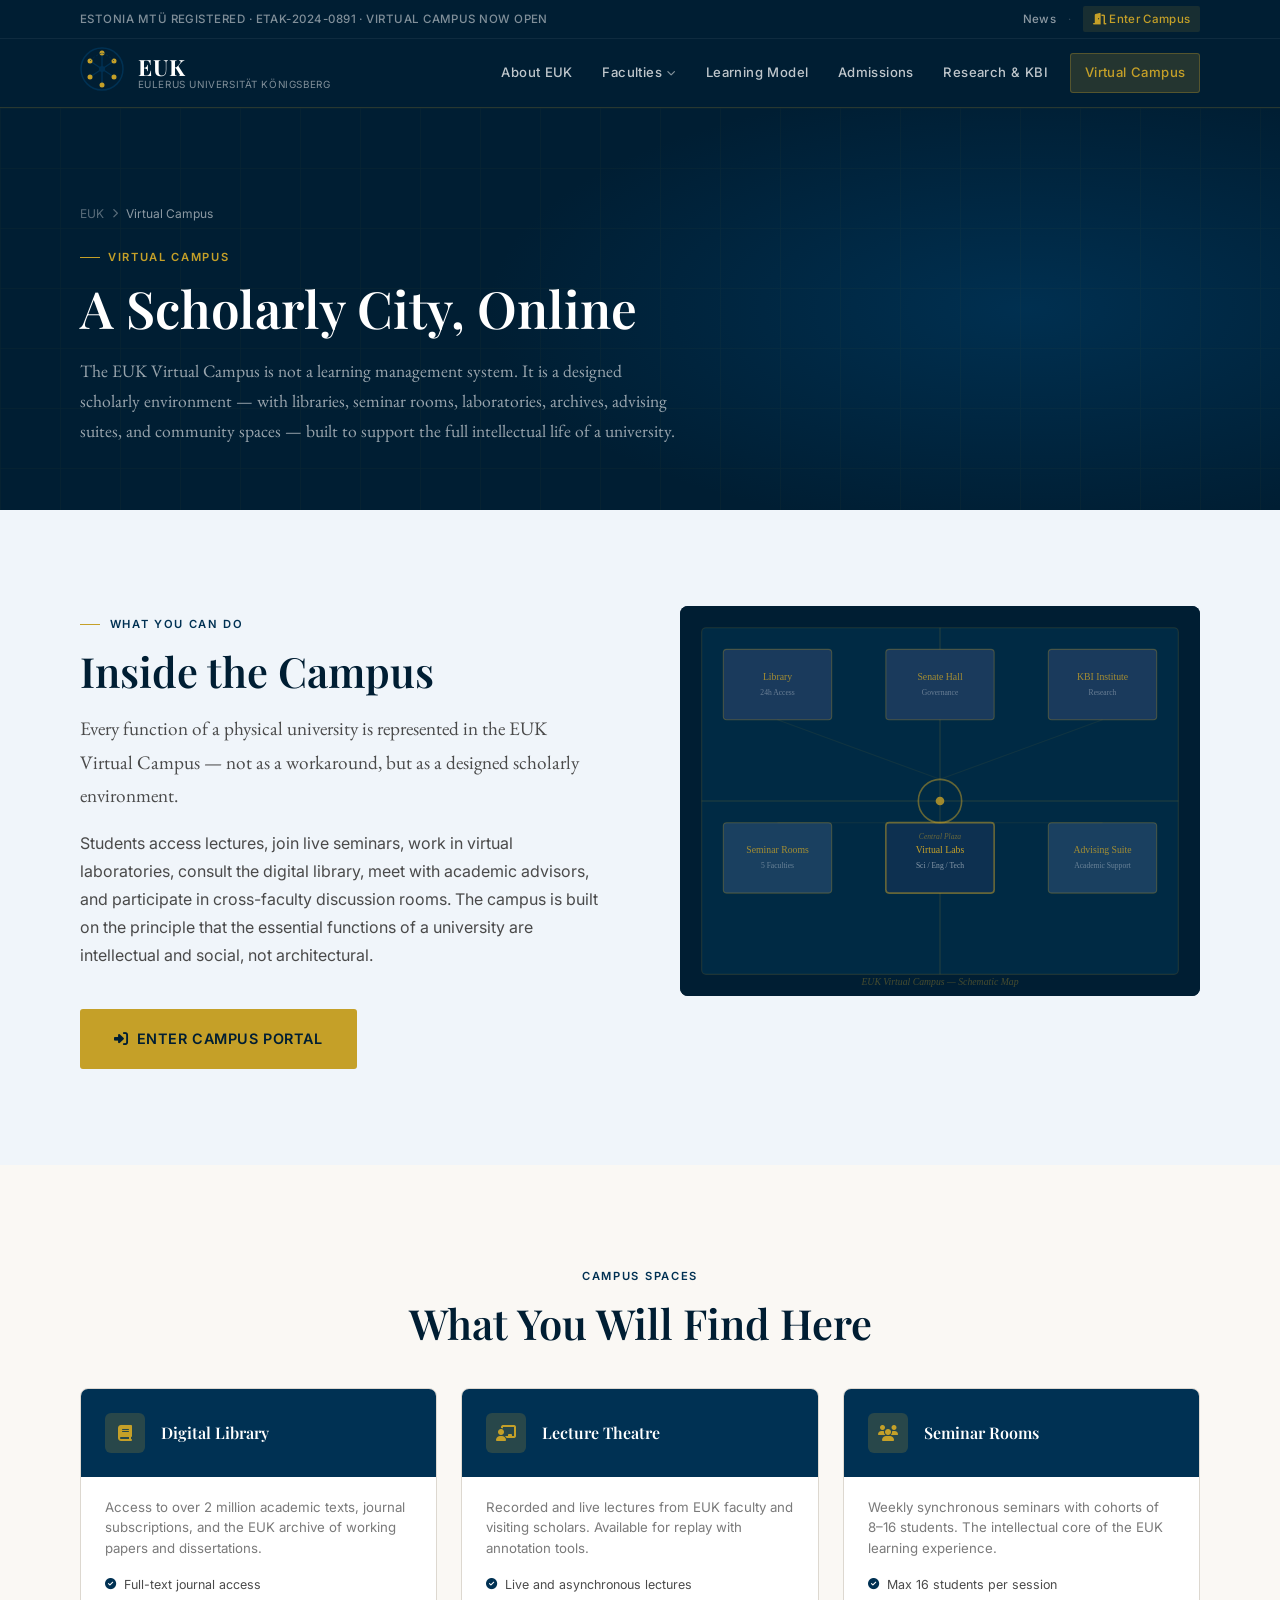
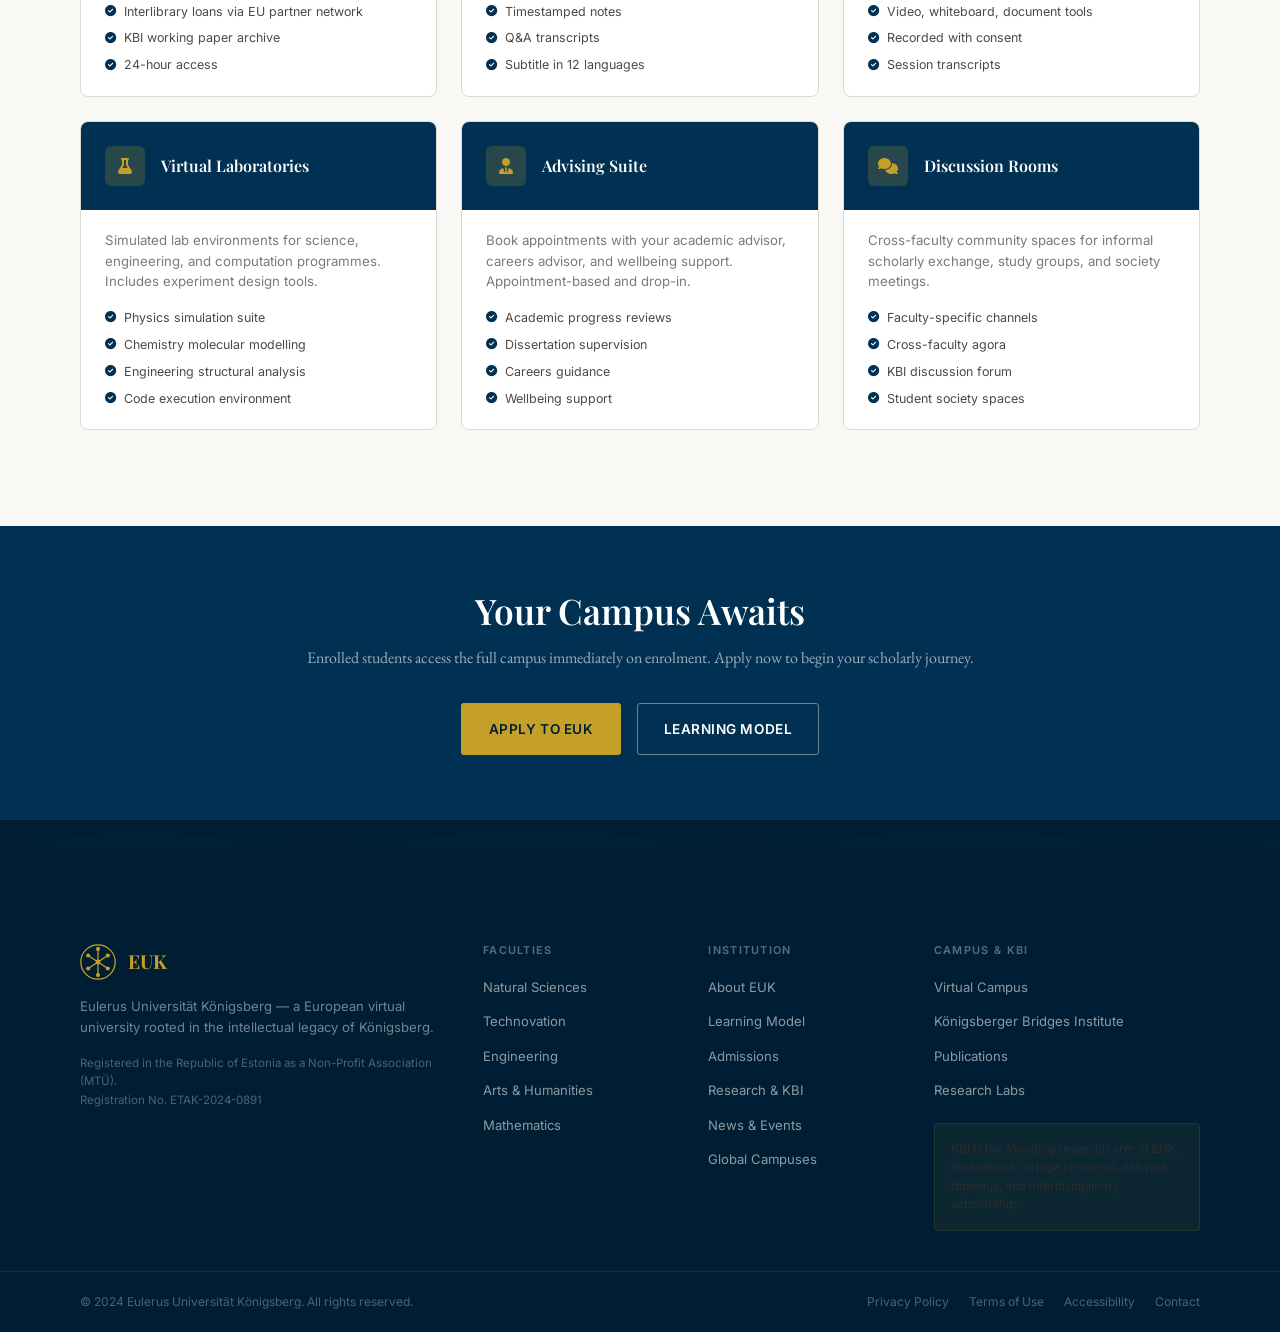
<file: virtual-campus/index.html>
<!DOCTYPE html><html lang="en"><head><meta charset="UTF-8"/><meta name="viewport" content="width=device-width, initial-scale=1.0"/><title>Virtual Campus — Eulerus Universität Königsberg</title><meta name="description" content="A European virtual university rooted in the intellectual heritage of Königsberg — where science, mathematics, engineering, arts, and technovation converge."/><link rel="preconnect" href="https://fonts.googleapis.com"/><link rel="preconnect" href="https://fonts.gstatic.com" crossorigin=""/><link href="https://fonts.googleapis.com/css2?family=Playfair+Display:ital,wght@0,400;0,500;0,600;0,700;1,400;1,500&amp;family=Inter:wght@300;400;500;600&amp;family=EB+Garamond:ital,wght@0,400;0,500;1,400&amp;display=swap" rel="stylesheet"/><link rel="stylesheet" href="https://cdn.jsdelivr.net/npm/@fortawesome/fontawesome-free@6.4.0/css/all.min.css"/><link href="../static/style.css" rel="stylesheet"/></head><body><div id="page-wrapper"><header class="site-header" id="site-header"><div class="header-top"><div class="container"><span class="header-notice">Estonia MTÜ Registered · ETAK-2024-0891 · Virtual Campus Now Open</span><div class="header-top-right"><a href="../news/" class="header-top-link">News</a><span class="sep">·</span><a href="../virtual-campus/" class="header-top-link header-top-link--accent"><i class="fas fa-door-open"></i> Enter Campus</a></div></div></div><div class="header-main"><div class="container header-inner"><a href="../index.html" class="site-logo" aria-label="Eulerus Universität Königsberg home"><div class="logo-mark" aria-hidden="true"><svg width="44" height="44" viewBox="0 0 44 44" fill="none" xmlns="http://www.w3.org/2000/svg"><circle cx="22" cy="22" r="21" stroke="#003153" stroke-width="1.5"></circle><circle cx="22" cy="22" r="3" fill="#003153"></circle><path d="M22 22 L10 14" stroke="#003153" stroke-width="1.5" stroke-linecap="round"></path><path d="M22 22 L34 14" stroke="#003153" stroke-width="1.5" stroke-linecap="round"></path><path d="M22 22 L34 30" stroke="#003153" stroke-width="1.5" stroke-linecap="round"></path><path d="M22 22 L10 30" stroke="#003153" stroke-width="1.5" stroke-linecap="round"></path><path d="M22 22 L22 6" stroke="#003153" stroke-width="1.5" stroke-linecap="round"></path><path d="M22 22 L22 38" stroke="#003153" stroke-width="1.5" stroke-linecap="round"></path><circle cx="10" cy="14" r="2.5" fill="#C5A028"></circle><circle cx="34" cy="14" r="2.5" fill="#C5A028"></circle><circle cx="34" cy="30" r="2.5" fill="#C5A028"></circle><circle cx="10" cy="30" r="2.5" fill="#C5A028"></circle><circle cx="22" cy="6" r="2.5" fill="#C5A028"></circle><circle cx="22" cy="38" r="2.5" fill="#C5A028"></circle><path d="M10 14 Q16 8 22 6" stroke="#003153" stroke-width="0.75" stroke-dasharray="2 2"></path><path d="M34 14 Q28 8 22 6" stroke="#003153" stroke-width="0.75" stroke-dasharray="2 2"></path></svg></div><div class="logo-text"><span class="logo-abbr">EUK</span><span class="logo-full">Eulerus Universität Königsberg</span></div></a><nav class="main-nav" id="main-nav" aria-label="Main navigation"><ul class="nav-list"><li class="nav-item"><a href="../about/" class="nav-link">About EUK</a></li><li class="nav-item has-dropdown"><a href="../faculties/" class="nav-link">Faculties <i class="fas fa-chevron-down nav-arrow"></i></a><div class="dropdown"><a href="../faculties/#science" class="dropdown-item"><span class="dropdown-dot sci"></span>Natural Sciences</a><a href="../faculties/#technovation" class="dropdown-item"><span class="dropdown-dot tech"></span>Technovation</a><a href="../faculties/#engineering" class="dropdown-item"><span class="dropdown-dot eng"></span>Engineering</a><a href="../faculties/#arts" class="dropdown-item"><span class="dropdown-dot arts"></span>Arts &amp; Humanities</a><a href="../faculties/#mathematics" class="dropdown-item"><span class="dropdown-dot math"></span>Mathematics</a></div></li><li class="nav-item"><a href="../learning/" class="nav-link">Learning Model</a></li><li class="nav-item"><a href="../admissions/" class="nav-link">Admissions</a></li><li class="nav-item"><a href="../research/" class="nav-link">Research &amp; KBI</a></li><li class="nav-item active"><a href="../virtual-campus/" class="nav-link nav-link--campus">Virtual Campus</a></li></ul></nav><button class="nav-toggle" id="nav-toggle" aria-label="Open menu" aria-expanded="false"><span></span><span></span><span></span></button></div></div></header><div class="page-hero"><div class="page-hero-grid"></div><div class="container page-hero-content"><div class="page-hero-breadcrumb"><a href="../index.html">EUK</a><i class="fas fa-chevron-right" style="font-size:0.6rem"></i><span>Virtual Campus</span></div><div class="page-hero-eyebrow">Virtual Campus</div><h1 class="page-hero-title">A Scholarly City, Online</h1><p class="page-hero-lead">The EUK Virtual Campus is not a learning management system. It is a designed scholarly environment — with libraries, seminar rooms, laboratories, archives, advising suites, and community spaces — built to support the full intellectual life of a university.</p></div></div><section class="campus-intro section"><div class="container"><div class="two-col fade-up" style="gap:5rem;"><div><div class="section-eyebrow">What You Can Do</div><h2 class="section-title">Inside the Campus</h2><p class="lead">Every function of a physical university is represented in the EUK Virtual Campus — not as a workaround, but as a designed scholarly environment.</p><p style="color:var(--text-mid);line-height:1.75;">Students access lectures, join live seminars, work in virtual laboratories, consult the digital library, meet with academic advisors, and participate in cross-faculty discussion rooms. The campus is built on the principle that the essential functions of a university are intellectual and social, not architectural.</p><div class="mt-lg"><a href="#" class="btn btn-gold btn-lg"><i class="fas fa-sign-in-alt"></i> Enter Campus Portal</a></div></div><div><svg viewBox="0 0 480 360" xmlns="http://www.w3.org/2000/svg" style="width:100%;border-radius:8px;background:var(--prussian-dark);"><rect width="480" height="360" fill="#001e33"></rect><rect x="20" y="20" width="440" height="320" rx="4" fill="#002a44" stroke="rgba(197,160,40,0.15)" stroke-width="1"></rect><line x1="240" y1="20" x2="240" y2="340" stroke="rgba(197,160,40,0.12)" stroke-width="1.5"></line><line x1="20" y1="180" x2="460" y2="180" stroke="rgba(197,160,40,0.12)" stroke-width="1.5"></line><rect x="40" y="40" width="100" height="65" rx="3" fill="#1a3a5c" stroke="rgba(197,160,40,0.3)" stroke-width="1"></rect><text x="90" y="68" text-anchor="middle" font-family="Georgia" font-size="9" fill="rgba(197,160,40,0.8)">Library</text><text x="90" y="82" text-anchor="middle" font-family="Georgia" font-size="7" fill="rgba(255,255,255,0.35)">24h Access</text><rect x="190" y="40" width="100" height="65" rx="3" fill="#1a3a5c" stroke="rgba(197,160,40,0.3)" stroke-width="1"></rect><text x="240" y="68" text-anchor="middle" font-family="Georgia" font-size="9" fill="rgba(197,160,40,0.8)">Senate Hall</text><text x="240" y="82" text-anchor="middle" font-family="Georgia" font-size="7" fill="rgba(255,255,255,0.35)">Governance</text><rect x="340" y="40" width="100" height="65" rx="3" fill="#1a3a5c" stroke="rgba(197,160,40,0.3)" stroke-width="1"></rect><text x="390" y="68" text-anchor="middle" font-family="Georgia" font-size="9" fill="rgba(197,160,40,0.8)">KBI Institute</text><text x="390" y="82" text-anchor="middle" font-family="Georgia" font-size="7" fill="rgba(255,255,255,0.35)">Research</text><rect x="40" y="200" width="100" height="65" rx="3" fill="#1a4060" stroke="rgba(197,160,40,0.3)" stroke-width="1"></rect><text x="90" y="228" text-anchor="middle" font-family="Georgia" font-size="9" fill="rgba(197,160,40,0.8)">Seminar Rooms</text><text x="90" y="242" text-anchor="middle" font-family="Georgia" font-size="7" fill="rgba(255,255,255,0.35)">5 Faculties</text><rect x="190" y="200" width="100" height="65" rx="3" fill="#0d3050" stroke="rgba(197,160,40,0.5)" stroke-width="1.5"></rect><text x="240" y="228" text-anchor="middle" font-family="Georgia" font-size="9" fill="rgba(197,160,40,1)">Virtual Labs</text><text x="240" y="242" text-anchor="middle" font-family="Georgia" font-size="7" fill="rgba(255,255,255,0.5)">Sci / Eng / Tech</text><rect x="340" y="200" width="100" height="65" rx="3" fill="#1a4060" stroke="rgba(197,160,40,0.3)" stroke-width="1"></rect><text x="390" y="228" text-anchor="middle" font-family="Georgia" font-size="9" fill="rgba(197,160,40,0.8)">Advising Suite</text><text x="390" y="242" text-anchor="middle" font-family="Georgia" font-size="7" fill="rgba(255,255,255,0.35)">Academic Support</text><circle cx="240" cy="180" r="20" fill="none" stroke="rgba(197,160,40,0.5)" stroke-width="1.5"></circle><circle cx="240" cy="180" r="4" fill="rgba(197,160,40,0.8)"></circle><text x="240" y="215" text-anchor="middle" font-family="Georgia" font-size="7" fill="rgba(197,160,40,0.5)" font-style="italic">Central Plaza</text><line x1="90" y1="105" x2="240" y2="160" stroke="rgba(197,160,40,0.08)" stroke-width="1"></line><line x1="390" y1="105" x2="240" y2="160" stroke="rgba(197,160,40,0.08)" stroke-width="1"></line><line x1="90" y1="200" x2="240" y2="200" stroke="rgba(197,160,40,0.08)" stroke-width="1"></line><line x1="390" y1="200" x2="240" y2="200" stroke="rgba(197,160,40,0.08)" stroke-width="1"></line><text x="240" y="350" text-anchor="middle" font-family="Georgia" font-size="9" fill="rgba(197,160,40,0.35)" font-style="italic">EUK Virtual Campus — Schematic Map</text></svg></div></div></div></section><section class="section"><div class="container"><div class="section-header section-header--center fade-up"><div class="section-eyebrow">Campus Spaces</div><h2 class="section-title">What You Will Find Here</h2></div><div class="campus-spaces-grid"><div class="campus-space fade-up"><div class="campus-space-header"><div class="campus-space-icon"><i class="fas fa-book"></i></div><div class="campus-space-name">Digital Library</div></div><div class="campus-space-body"><p class="campus-space-desc">Access to over 2 million academic texts, journal subscriptions, and the EUK archive of working papers and dissertations.</p><div class="campus-space-features"><div class="campus-space-feature"><i class="fas fa-check-circle"></i><span>Full-text journal access</span></div><div class="campus-space-feature"><i class="fas fa-check-circle"></i><span>Interlibrary loans via EU partner network</span></div><div class="campus-space-feature"><i class="fas fa-check-circle"></i><span>KBI working paper archive</span></div><div class="campus-space-feature"><i class="fas fa-check-circle"></i><span>24-hour access</span></div></div></div></div><div class="campus-space fade-up"><div class="campus-space-header"><div class="campus-space-icon"><i class="fas fa-chalkboard-teacher"></i></div><div class="campus-space-name">Lecture Theatre</div></div><div class="campus-space-body"><p class="campus-space-desc">Recorded and live lectures from EUK faculty and visiting scholars. Available for replay with annotation tools.</p><div class="campus-space-features"><div class="campus-space-feature"><i class="fas fa-check-circle"></i><span>Live and asynchronous lectures</span></div><div class="campus-space-feature"><i class="fas fa-check-circle"></i><span>Timestamped notes</span></div><div class="campus-space-feature"><i class="fas fa-check-circle"></i><span>Q&amp;A transcripts</span></div><div class="campus-space-feature"><i class="fas fa-check-circle"></i><span>Subtitle in 12 languages</span></div></div></div></div><div class="campus-space fade-up"><div class="campus-space-header"><div class="campus-space-icon"><i class="fas fa-users"></i></div><div class="campus-space-name">Seminar Rooms</div></div><div class="campus-space-body"><p class="campus-space-desc">Weekly synchronous seminars with cohorts of 8–16 students. The intellectual core of the EUK learning experience.</p><div class="campus-space-features"><div class="campus-space-feature"><i class="fas fa-check-circle"></i><span>Max 16 students per session</span></div><div class="campus-space-feature"><i class="fas fa-check-circle"></i><span>Video, whiteboard, document tools</span></div><div class="campus-space-feature"><i class="fas fa-check-circle"></i><span>Recorded with consent</span></div><div class="campus-space-feature"><i class="fas fa-check-circle"></i><span>Session transcripts</span></div></div></div></div><div class="campus-space fade-up"><div class="campus-space-header"><div class="campus-space-icon"><i class="fas fa-flask"></i></div><div class="campus-space-name">Virtual Laboratories</div></div><div class="campus-space-body"><p class="campus-space-desc">Simulated lab environments for science, engineering, and computation programmes. Includes experiment design tools.</p><div class="campus-space-features"><div class="campus-space-feature"><i class="fas fa-check-circle"></i><span>Physics simulation suite</span></div><div class="campus-space-feature"><i class="fas fa-check-circle"></i><span>Chemistry molecular modelling</span></div><div class="campus-space-feature"><i class="fas fa-check-circle"></i><span>Engineering structural analysis</span></div><div class="campus-space-feature"><i class="fas fa-check-circle"></i><span>Code execution environment</span></div></div></div></div><div class="campus-space fade-up"><div class="campus-space-header"><div class="campus-space-icon"><i class="fas fa-user-tie"></i></div><div class="campus-space-name">Advising Suite</div></div><div class="campus-space-body"><p class="campus-space-desc">Book appointments with your academic advisor, careers advisor, and wellbeing support. Appointment-based and drop-in.</p><div class="campus-space-features"><div class="campus-space-feature"><i class="fas fa-check-circle"></i><span>Academic progress reviews</span></div><div class="campus-space-feature"><i class="fas fa-check-circle"></i><span>Dissertation supervision</span></div><div class="campus-space-feature"><i class="fas fa-check-circle"></i><span>Careers guidance</span></div><div class="campus-space-feature"><i class="fas fa-check-circle"></i><span>Wellbeing support</span></div></div></div></div><div class="campus-space fade-up"><div class="campus-space-header"><div class="campus-space-icon"><i class="fas fa-comments"></i></div><div class="campus-space-name">Discussion Rooms</div></div><div class="campus-space-body"><p class="campus-space-desc">Cross-faculty community spaces for informal scholarly exchange, study groups, and society meetings.</p><div class="campus-space-features"><div class="campus-space-feature"><i class="fas fa-check-circle"></i><span>Faculty-specific channels</span></div><div class="campus-space-feature"><i class="fas fa-check-circle"></i><span>Cross-faculty agora</span></div><div class="campus-space-feature"><i class="fas fa-check-circle"></i><span>KBI discussion forum</span></div><div class="campus-space-feature"><i class="fas fa-check-circle"></i><span>Student society spaces</span></div></div></div></div></div></div></section><section class="cta-banner"><div class="container"><h2 class="cta-banner-title">Your Campus Awaits</h2><p class="cta-banner-sub">Enrolled students access the full campus immediately on enrolment. Apply now to begin your scholarly journey.</p><div class="cta-banner-actions"><a href="../admissions/" class="btn btn-gold">Apply to EUK</a><a href="../learning/" class="btn btn-outline">Learning Model</a></div></div></section><footer class="site-footer"><div class="footer-bridge-line" aria-hidden="true"><svg viewBox="0 0 1440 40" fill="none" xmlns="http://www.w3.org/2000/svg" preserveAspectRatio="none"><path d="M0 40 Q120 0 240 20 Q360 40 480 20 Q600 0 720 20 Q840 40 960 20 Q1080 0 1200 20 Q1320 40 1440 20 L1440 40 Z" fill="#003153" opacity="0.08"></path><line x1="0" y1="20" x2="1440" y2="20" stroke="#003153" stroke-width="0.5" stroke-dasharray="4 4"></line></svg></div><div class="footer-body"><div class="container footer-grid"><div class="footer-col footer-brand"><div class="footer-logo"><svg width="36" height="36" viewBox="0 0 44 44" fill="none" xmlns="http://www.w3.org/2000/svg"><circle cx="22" cy="22" r="21" stroke="#C5A028" stroke-width="1.5"></circle><circle cx="22" cy="22" r="3" fill="#C5A028"></circle><path d="M22 22 L10 14" stroke="#C5A028" stroke-width="1.5" stroke-linecap="round"></path><path d="M22 22 L34 14" stroke="#C5A028" stroke-width="1.5" stroke-linecap="round"></path><path d="M22 22 L34 30" stroke="#C5A028" stroke-width="1.5" stroke-linecap="round"></path><path d="M22 22 L10 30" stroke="#C5A028" stroke-width="1.5" stroke-linecap="round"></path><path d="M22 22 L22 6" stroke="#C5A028" stroke-width="1.5" stroke-linecap="round"></path><path d="M22 22 L22 38" stroke="#C5A028" stroke-width="1.5" stroke-linecap="round"></path><circle cx="10" cy="14" r="2.5" fill="#C5A028"></circle><circle cx="34" cy="14" r="2.5" fill="#C5A028"></circle><circle cx="34" cy="30" r="2.5" fill="#C5A028"></circle><circle cx="10" cy="30" r="2.5" fill="#C5A028"></circle><circle cx="22" cy="6" r="2.5" fill="#C5A028"></circle><circle cx="22" cy="38" r="2.5" fill="#C5A028"></circle></svg><span>EUK</span></div><p class="footer-tagline">Eulerus Universität Königsberg — a European virtual university rooted in the intellectual legacy of Königsberg.</p><p class="footer-legal">Registered in the Republic of Estonia as a Non-Profit Association (MTÜ).<br/>Registration No. ETAK-2024-0891</p></div><div class="footer-col"><h4 class="footer-heading">Faculties</h4><ul class="footer-links"><li><a href="../faculties/#science">Natural Sciences</a></li><li><a href="../faculties/#technovation">Technovation</a></li><li><a href="../faculties/#engineering">Engineering</a></li><li><a href="../faculties/#arts">Arts &amp; Humanities</a></li><li><a href="../faculties/#mathematics">Mathematics</a></li></ul></div><div class="footer-col"><h4 class="footer-heading">Institution</h4><ul class="footer-links"><li><a href="../about/">About EUK</a></li><li><a href="../learning/">Learning Model</a></li><li><a href="../admissions/">Admissions</a></li><li><a href="../research/">Research &amp; KBI</a></li><li><a href="../news/">News &amp; Events</a></li><li><a href="../global-campuses/">Global Campuses</a></li></ul></div><div class="footer-col"><h4 class="footer-heading">Campus &amp; KBI</h4><ul class="footer-links"><li><a href="../virtual-campus/">Virtual Campus</a></li><li><a href="../research/">Königsberger Bridges Institute</a></li><li><a href="../research#publications">Publications</a></li><li><a href="../research#labs">Research Labs</a></li></ul><div class="footer-kbi-note"><p>KBI is the founding research arm of EUK, dedicated to bridge problems, network topology, and interdisciplinary scholarship.</p></div></div></div></div><div class="footer-bottom"><div class="container footer-bottom-inner"><span>© 2024 Eulerus Universität Königsberg. All rights reserved.</span><div class="footer-policy-links"><a href="#">Privacy Policy</a><a href="#">Terms of Use</a><a href="#">Accessibility</a><a href="#">Contact</a></div></div></div></footer></div><script src="../static/main.js"></script></body></html>
</file>
<file: static/style.css>
/* ============================================================
   EUK — Eulerus Universität Königsberg
   Visual System · Prussian Blue + Gold Palette
   ============================================================ */

/* === DESIGN TOKENS === */
:root {
  /* Core Palette */
  --prussian: #003153;
  --prussian-dark: #001e33;
  --prussian-mid: #004a7c;
  --prussian-light: #1a5a8a;
  --prussian-pale: #e8f0f7;
  --prussian-tint: #f0f5fa;

  --gold: #C5A028;
  --gold-light: #d4b444;
  --gold-pale: #fdf8ec;
  --gold-dark: #9c7d1a;

  --stone: #f5f1eb;
  --stone-mid: #ede8e0;
  --stone-dark: #d4cfc6;
  --beige: #faf8f4;

  --charcoal: #1a1a1a;
  --text: #2c2c2c;
  --text-mid: #4a4a4a;
  --text-muted: #7a7a7a;
  --text-light: #aaa;

  --white: #ffffff;
  --border: #ddd8d0;
  --border-light: #ece9e3;

  /* Faculty Colors */
  --sci: #1a5a8a;
  --tech: #003153;
  --eng: #004a7c;
  --arts: #8a6a1a;
  --math: #1a3a5c;

  /* Typography */
  --font-display: 'Playfair Display', 'Georgia', serif;
  --font-body: 'Inter', 'Helvetica Neue', sans-serif;
  --font-literary: 'EB Garamond', 'Georgia', serif;

  /* Spacing */
  --space-xs: 0.5rem;
  --space-sm: 1rem;
  --space-md: 1.5rem;
  --space-lg: 2.5rem;
  --space-xl: 4rem;
  --space-2xl: 6rem;
  --space-3xl: 9rem;

  /* Containers */
  --container: 1200px;
  --container-narrow: 820px;
  --container-wide: 1400px;

  /* Transitions */
  --ease: cubic-bezier(0.25, 0.46, 0.45, 0.94);
  --dur: 0.25s;
}

/* === RESET & BASE === */
*, *::before, *::after { box-sizing: border-box; margin: 0; padding: 0; }

html {
  font-size: 16px;
  scroll-behavior: smooth;
  -webkit-font-smoothing: antialiased;
  -moz-osx-font-smoothing: grayscale;
}

body {
  font-family: var(--font-body);
  font-weight: 400;
  color: var(--text);
  background: var(--beige);
  line-height: 1.65;
  overflow-x: hidden;
}

img { max-width: 100%; height: auto; display: block; }
a { color: inherit; text-decoration: none; }
ul { list-style: none; }
button { font-family: inherit; cursor: pointer; border: none; background: none; }

/* === TYPOGRAPHY === */
h1, h2, h3, h4, h5, h6 {
  font-family: var(--font-display);
  font-weight: 600;
  line-height: 1.2;
  color: var(--prussian-dark);
}
h1 { font-size: clamp(2.2rem, 5vw, 3.8rem); }
h2 { font-size: clamp(1.7rem, 3.5vw, 2.6rem); }
h3 { font-size: clamp(1.25rem, 2.5vw, 1.7rem); }
h4 { font-size: 1.15rem; }
h5 { font-size: 1rem; }

p { margin-bottom: 1rem; color: var(--text); }
p:last-child { margin-bottom: 0; }

.serif { font-family: var(--font-literary); }
.lead {
  font-family: var(--font-literary);
  font-size: 1.2rem;
  line-height: 1.75;
  color: var(--text-mid);
}

/* === LAYOUT === */
.container {
  max-width: var(--container);
  margin: 0 auto;
  padding: 0 clamp(1rem, 4vw, 2.5rem);
}
.container--narrow {
  max-width: var(--container-narrow);
  margin: 0 auto;
  padding: 0 clamp(1rem, 4vw, 2.5rem);
}
.container--wide {
  max-width: var(--container-wide);
  margin: 0 auto;
  padding: 0 clamp(1rem, 4vw, 2.5rem);
}

/* === HEADER === */
.site-header {
  position: sticky;
  top: 0;
  z-index: 1000;
  background: var(--prussian-dark);
  border-bottom: 1px solid rgba(197,160,40,0.2);
  transition: box-shadow var(--dur) var(--ease);
}
.site-header.scrolled {
  box-shadow: 0 4px 24px rgba(0,0,0,0.35);
}

.header-top {
  background: var(--prussian-dark);
  border-bottom: 1px solid rgba(255,255,255,0.06);
  padding: 0.4rem 0;
}
.header-top .container {
  display: flex;
  justify-content: space-between;
  align-items: center;
}
.header-notice {
  font-size: 0.72rem;
  color: rgba(255,255,255,0.5);
  letter-spacing: 0.04em;
  text-transform: uppercase;
  font-weight: 500;
}
.header-top-right {
  display: flex;
  align-items: center;
  gap: 0.75rem;
}
.header-top-link {
  font-size: 0.72rem;
  color: rgba(255,255,255,0.55);
  letter-spacing: 0.03em;
  font-weight: 500;
  transition: color var(--dur);
}
.header-top-link:hover { color: var(--gold); }
.header-top-link--accent {
  color: var(--gold);
  background: rgba(197,160,40,0.12);
  padding: 0.2rem 0.6rem;
  border-radius: 2px;
}
.header-top-link--accent:hover { background: rgba(197,160,40,0.2); }
.sep { color: rgba(255,255,255,0.2); font-size: 0.7rem; }

.header-main { padding: 0; }
.header-inner {
  display: flex;
  align-items: center;
  justify-content: space-between;
  height: 68px;
  gap: 2rem;
}

/* Logo */
.site-logo {
  display: flex;
  align-items: center;
  gap: 0.85rem;
  flex-shrink: 0;
  transition: opacity var(--dur);
}
.site-logo:hover { opacity: 0.88; }
.logo-mark { flex-shrink: 0; }
.logo-text {
  display: flex;
  flex-direction: column;
  gap: 0;
}
.logo-abbr {
  font-family: var(--font-display);
  font-size: 1.4rem;
  font-weight: 700;
  color: var(--white);
  letter-spacing: 0.05em;
  line-height: 1;
}
.logo-full {
  font-size: 0.62rem;
  color: rgba(255,255,255,0.5);
  letter-spacing: 0.06em;
  text-transform: uppercase;
  font-weight: 400;
  line-height: 1.3;
}

/* Navigation */
.main-nav { flex: 1; display: flex; justify-content: flex-end; }
.nav-list {
  display: flex;
  align-items: center;
  gap: 0.15rem;
}
.nav-item { position: relative; }
.nav-link {
  display: flex;
  align-items: center;
  gap: 0.3rem;
  padding: 0.5rem 0.85rem;
  font-size: 0.82rem;
  font-weight: 500;
  color: rgba(255,255,255,0.75);
  letter-spacing: 0.03em;
  border-radius: 3px;
  transition: color var(--dur), background var(--dur);
  white-space: nowrap;
}
.nav-link:hover { color: var(--white); background: rgba(255,255,255,0.06); }
.nav-item.active .nav-link { color: var(--gold); }
.nav-arrow { font-size: 0.55rem; opacity: 0.7; transition: transform var(--dur); }
.nav-item.has-dropdown:hover .nav-arrow { transform: rotate(180deg); }
.nav-link--campus {
  background: rgba(197,160,40,0.18);
  color: var(--gold);
  border: 1px solid rgba(197,160,40,0.3);
  margin-left: 0.4rem;
}
.nav-link--campus:hover { background: rgba(197,160,40,0.28); color: var(--gold-light); }

/* Dropdown */
.dropdown {
  position: absolute;
  top: calc(100% + 0.5rem);
  left: 50%;
  transform: translateX(-50%);
  background: var(--prussian-dark);
  border: 1px solid rgba(197,160,40,0.2);
  border-radius: 4px;
  min-width: 200px;
  padding: 0.4rem 0;
  opacity: 0;
  pointer-events: none;
  transition: opacity 0.18s, transform 0.18s;
  transform: translateX(-50%) translateY(-6px);
  box-shadow: 0 12px 40px rgba(0,0,0,0.4);
  z-index: 100;
}
.nav-item.has-dropdown:hover .dropdown {
  opacity: 1;
  pointer-events: all;
  transform: translateX(-50%) translateY(0);
}
.dropdown-item {
  display: flex;
  align-items: center;
  gap: 0.6rem;
  padding: 0.55rem 1rem;
  font-size: 0.8rem;
  color: rgba(255,255,255,0.7);
  font-weight: 400;
  transition: background var(--dur), color var(--dur);
}
.dropdown-item:hover { background: rgba(255,255,255,0.05); color: var(--white); }
.dropdown-dot {
  width: 6px;
  height: 6px;
  border-radius: 50%;
  flex-shrink: 0;
}
.dropdown-dot.sci { background: #5b9bd5; }
.dropdown-dot.tech { background: var(--gold); }
.dropdown-dot.eng { background: #7ab8e8; }
.dropdown-dot.arts { background: #c4a35a; }
.dropdown-dot.math { background: #4a8fcc; }

/* Mobile toggle */
.nav-toggle {
  display: none;
  flex-direction: column;
  gap: 5px;
  padding: 8px;
  cursor: pointer;
}
.nav-toggle span {
  display: block;
  width: 24px;
  height: 2px;
  background: rgba(255,255,255,0.8);
  border-radius: 2px;
  transition: all 0.25s;
}

/* === HERO === */
.hero {
  position: relative;
  background: var(--prussian-dark);
  overflow: hidden;
  min-height: 92vh;
  display: flex;
  flex-direction: column;
  justify-content: center;
}

.hero-bg {
  position: absolute;
  inset: 0;
  background:
    radial-gradient(ellipse 80% 80% at 70% 50%, rgba(0,74,124,0.5) 0%, transparent 70%),
    radial-gradient(ellipse 40% 40% at 20% 80%, rgba(197,160,40,0.08) 0%, transparent 60%),
    linear-gradient(160deg, #001e33 0%, #003153 60%, #004a7c 100%);
}

.hero-grid {
  position: absolute;
  inset: 0;
  opacity: 0.06;
  background-image:
    linear-gradient(rgba(197,160,40,0.5) 1px, transparent 1px),
    linear-gradient(90deg, rgba(197,160,40,0.5) 1px, transparent 1px);
  background-size: 60px 60px;
}

.hero-konigsberg {
  position: absolute;
  right: 0;
  top: 0;
  width: 55%;
  height: 100%;
  overflow: hidden;
  opacity: 1;
}

.hero-konigsberg-img {
  width: 100%;
  height: 100%;
  object-fit: cover;
  object-position: center;
  opacity: 0.18;
  mix-blend-mode: screen;
  filter: sepia(60%) hue-rotate(180deg) saturate(1.5) brightness(1.2);
}

.hero-konigsberg-overlay {
  position: absolute;
  inset: 0;
  background: linear-gradient(90deg, var(--prussian-dark) 0%, rgba(0,31,51,0.2) 60%, rgba(0,31,51,0.0) 100%);
}

.hero-network {
  position: absolute;
  inset: 0;
  pointer-events: none;
}

.hero-body {
  position: relative;
  z-index: 2;
  padding: var(--space-3xl) 0 var(--space-2xl);
}

.hero-content-wrap {
  display: grid;
  grid-template-columns: 1fr 1fr;
  gap: 4rem;
  align-items: center;
}

.hero-eyebrow {
  display: inline-flex;
  align-items: center;
  gap: 0.5rem;
  font-size: 0.7rem;
  font-weight: 600;
  letter-spacing: 0.15em;
  text-transform: uppercase;
  color: var(--gold);
  margin-bottom: 1.25rem;
}
.hero-eyebrow::before {
  content: '';
  display: block;
  width: 28px;
  height: 1px;
  background: var(--gold);
}

.hero-title {
  font-family: var(--font-display);
  font-size: clamp(2.4rem, 5.5vw, 4.2rem);
  font-weight: 700;
  color: var(--white);
  line-height: 1.1;
  letter-spacing: -0.01em;
  margin-bottom: 1.5rem;
}
.hero-title em {
  font-style: italic;
  color: var(--gold-light);
}

.hero-subtitle {
  font-family: var(--font-literary);
  font-size: 1.15rem;
  color: rgba(255,255,255,0.65);
  line-height: 1.7;
  max-width: 520px;
  margin-bottom: 2.5rem;
}

.hero-actions {
  display: flex;
  gap: 1rem;
  flex-wrap: wrap;
  align-items: center;
  margin-bottom: 3rem;
}

.hero-stats {
  display: flex;
  gap: 2rem;
  border-top: 1px solid rgba(255,255,255,0.1);
  padding-top: 1.5rem;
}
.hero-stat {
  display: flex;
  flex-direction: column;
  gap: 0.2rem;
}
.hero-stat-num {
  font-family: var(--font-display);
  font-size: 1.8rem;
  font-weight: 700;
  color: var(--gold);
  line-height: 1;
}
.hero-stat-label {
  font-size: 0.72rem;
  color: rgba(255,255,255,0.45);
  letter-spacing: 0.06em;
  text-transform: uppercase;
  font-weight: 500;
}

/* Hero Quick Paths */
.hero-paths {
  display: flex;
  flex-direction: column;
  gap: 0.75rem;
}
.hero-path-card {
  background: rgba(255,255,255,0.05);
  border: 1px solid rgba(255,255,255,0.1);
  border-radius: 6px;
  padding: 1rem 1.25rem;
  display: flex;
  align-items: center;
  justify-content: space-between;
  transition: background var(--dur), border-color var(--dur);
  cursor: pointer;
}
.hero-path-card:hover {
  background: rgba(255,255,255,0.1);
  border-color: rgba(197,160,40,0.3);
}
.hero-path-card:hover .hero-path-arrow { transform: translateX(4px); }
.hero-path-left { display: flex; align-items: center; gap: 0.85rem; }
.hero-path-icon {
  width: 36px;
  height: 36px;
  background: rgba(197,160,40,0.15);
  border-radius: 4px;
  display: flex;
  align-items: center;
  justify-content: center;
  color: var(--gold);
  font-size: 0.9rem;
  flex-shrink: 0;
}
.hero-path-label {
  font-size: 0.88rem;
  font-weight: 500;
  color: var(--white);
  display: block;
}
.hero-path-sub {
  font-size: 0.72rem;
  color: rgba(255,255,255,0.4);
  display: block;
}
.hero-path-arrow {
  color: rgba(255,255,255,0.3);
  font-size: 0.75rem;
  transition: transform var(--dur);
}

/* === BUTTONS === */
.btn {
  display: inline-flex;
  align-items: center;
  gap: 0.5rem;
  padding: 0.8rem 1.6rem;
  font-family: var(--font-body);
  font-size: 0.85rem;
  font-weight: 600;
  letter-spacing: 0.04em;
  border-radius: 3px;
  transition: all var(--dur) var(--ease);
  white-space: nowrap;
  cursor: pointer;
  border: none;
  text-transform: uppercase;
}
.btn-primary {
  background: var(--prussian);
  color: var(--white);
  border: 2px solid var(--prussian);
}
.btn-primary:hover { background: var(--prussian-mid); border-color: var(--prussian-mid); transform: translateY(-1px); }
.btn-gold {
  background: var(--gold);
  color: var(--prussian-dark);
  border: 2px solid var(--gold);
}
.btn-gold:hover { background: var(--gold-light); border-color: var(--gold-light); transform: translateY(-1px); box-shadow: 0 4px 16px rgba(197,160,40,0.35); }
.btn-outline {
  background: transparent;
  color: var(--white);
  border: 1.5px solid rgba(255,255,255,0.4);
}
.btn-outline:hover { border-color: var(--white); background: rgba(255,255,255,0.08); }
.btn-outline-dark {
  background: transparent;
  color: var(--prussian);
  border: 1.5px solid var(--prussian);
}
.btn-outline-dark:hover { background: var(--prussian); color: var(--white); }
.btn-sm { padding: 0.55rem 1.1rem; font-size: 0.78rem; }
.btn-lg { padding: 1rem 2rem; font-size: 0.9rem; }

/* === SECTIONS === */
.section { padding: var(--space-2xl) 0; }
.section-sm { padding: var(--space-xl) 0; }
.section-lg { padding: var(--space-3xl) 0; }

.section-eyebrow {
  display: inline-flex;
  align-items: center;
  gap: 0.6rem;
  font-size: 0.7rem;
  font-weight: 600;
  letter-spacing: 0.15em;
  text-transform: uppercase;
  color: var(--prussian);
  margin-bottom: 0.8rem;
}
.section-eyebrow::before {
  content: '';
  display: block;
  width: 20px;
  height: 1px;
  background: var(--gold);
}
.section-title {
  font-family: var(--font-display);
  margin-bottom: 1rem;
  color: var(--prussian-dark);
}
.section-lead {
  font-family: var(--font-literary);
  font-size: 1.12rem;
  color: var(--text-mid);
  line-height: 1.75;
  max-width: 600px;
  margin-bottom: 2.5rem;
}
.section-header { margin-bottom: var(--space-lg); }
.section-header--center { text-align: center; }
.section-header--center .section-eyebrow { justify-content: center; }
.section-header--center .section-eyebrow::before { display: none; }
.section-header--center .section-lead { margin-left: auto; margin-right: auto; }

/* === DIVIDERS === */
.bridge-divider {
  width: 100%;
  overflow: hidden;
  line-height: 0;
  height: 28px;
}

/* === FACULTY CARDS — Homepage === */
.faculties-section { background: var(--white); }
.faculties-grid {
  display: grid;
  grid-template-columns: repeat(5, 1fr);
  gap: 0;
  border: 1px solid var(--border);
  border-radius: 8px;
  overflow: hidden;
}
.faculty-card {
  display: flex;
  flex-direction: column;
  padding: 2rem 1.5rem;
  border-right: 1px solid var(--border);
  position: relative;
  overflow: hidden;
  transition: background var(--dur);
  text-decoration: none;
}
.faculty-card:last-child { border-right: none; }
.faculty-card::before {
  content: '';
  position: absolute;
  top: 0;
  left: 0;
  right: 0;
  height: 3px;
  background: var(--prussian);
  transform: scaleX(0);
  transform-origin: left;
  transition: transform 0.3s var(--ease);
}
.faculty-card:hover::before { transform: scaleX(1); }
.faculty-card:hover { background: var(--prussian-tint); }

.faculty-card-icon {
  width: 44px;
  height: 44px;
  background: var(--prussian-pale);
  border-radius: 6px;
  display: flex;
  align-items: center;
  justify-content: center;
  color: var(--prussian);
  font-size: 1.1rem;
  margin-bottom: 1.25rem;
  transition: background var(--dur), color var(--dur);
}
.faculty-card:hover .faculty-card-icon { background: var(--prussian); color: var(--white); }

.faculty-card-name {
  font-family: var(--font-display);
  font-size: 1rem;
  font-weight: 600;
  color: var(--prussian-dark);
  margin-bottom: 0.5rem;
  line-height: 1.25;
}
.faculty-card-desc {
  font-size: 0.8rem;
  color: var(--text-muted);
  line-height: 1.55;
  flex: 1;
  margin-bottom: 1.2rem;
}
.faculty-card-link {
  font-size: 0.75rem;
  font-weight: 600;
  color: var(--prussian);
  letter-spacing: 0.06em;
  text-transform: uppercase;
  display: flex;
  align-items: center;
  gap: 0.3rem;
  transition: gap var(--dur);
}
.faculty-card:hover .faculty-card-link { gap: 0.5rem; }

/* === LEARNING MODEL === */
.learning-section { background: var(--prussian-dark); }
.learning-grid {
  display: grid;
  grid-template-columns: 1fr 1fr;
  gap: 4rem;
  align-items: center;
}
.learning-features {
  display: grid;
  grid-template-columns: 1fr 1fr;
  gap: 1.5rem;
}
.learning-feature {
  padding: 1.25rem;
  background: rgba(255,255,255,0.04);
  border: 1px solid rgba(255,255,255,0.08);
  border-radius: 6px;
  transition: background var(--dur), border-color var(--dur);
}
.learning-feature:hover { background: rgba(255,255,255,0.07); border-color: rgba(197,160,40,0.2); }
.lf-icon {
  color: var(--gold);
  font-size: 1.2rem;
  margin-bottom: 0.75rem;
}
.lf-title {
  font-family: var(--font-display);
  font-size: 0.95rem;
  color: var(--white);
  margin-bottom: 0.4rem;
  font-weight: 600;
}
.lf-desc {
  font-size: 0.78rem;
  color: rgba(255,255,255,0.5);
  line-height: 1.55;
  margin: 0;
}
.learning-text .section-eyebrow { color: var(--gold); }
.learning-text .section-title { color: var(--white); }
.learning-text .section-lead { color: rgba(255,255,255,0.6); }

/* === KONIGSBERG SECTION === */
.konigsberg-section {
  background: var(--stone);
  position: relative;
  overflow: hidden;
}
.konigsberg-bg-pattern {
  position: absolute;
  inset: 0;
  opacity: 0.03;
  background-image: radial-gradient(circle, var(--prussian) 1px, transparent 1px);
  background-size: 30px 30px;
}
.konigsberg-grid {
  display: grid;
  grid-template-columns: 1fr 1fr;
  gap: 5rem;
  align-items: center;
}
.konigsberg-visual {
  position: relative;
  border-radius: 8px;
  overflow: hidden;
  aspect-ratio: 4/3;
  background: var(--prussian-dark);
}
.konigsberg-visual-img {
  width: 100%;
  height: 100%;
  object-fit: cover;
  opacity: 0.85;
  filter: sepia(30%) saturate(0.8);
  transition: transform 0.5s var(--ease);
}
.konigsberg-visual:hover .konigsberg-visual-img { transform: scale(1.03); }
.konigsberg-visual-caption {
  position: absolute;
  bottom: 0;
  left: 0;
  right: 0;
  padding: 1.5rem;
  background: linear-gradient(transparent, rgba(0,31,51,0.85));
  color: rgba(255,255,255,0.8);
  font-size: 0.75rem;
  font-style: italic;
  font-family: var(--font-literary);
}
.konigsberg-bridges {
  margin-top: 2rem;
  display: flex;
  gap: 0.5rem;
  flex-wrap: wrap;
}
.bridge-tag {
  display: inline-flex;
  align-items: center;
  gap: 0.4rem;
  font-size: 0.72rem;
  font-weight: 500;
  background: var(--prussian-pale);
  color: var(--prussian);
  padding: 0.3rem 0.7rem;
  border-radius: 3px;
  letter-spacing: 0.04em;
}

/* === CREDIBILITY / ABOUT SECTION === */
.credibility-section { background: var(--beige); }
.cred-grid {
  display: grid;
  grid-template-columns: 1fr 2fr;
  gap: 5rem;
  align-items: start;
}
.cred-facts {
  display: flex;
  flex-direction: column;
  gap: 1rem;
}
.cred-fact {
  padding: 1rem 1.25rem;
  background: var(--white);
  border: 1px solid var(--border);
  border-left: 3px solid var(--prussian);
  border-radius: 0 4px 4px 0;
}
.cred-fact-label {
  font-size: 0.68rem;
  font-weight: 600;
  letter-spacing: 0.1em;
  text-transform: uppercase;
  color: var(--text-muted);
  margin-bottom: 0.3rem;
}
.cred-fact-value {
  font-family: var(--font-display);
  font-size: 0.95rem;
  color: var(--prussian-dark);
  font-weight: 600;
  margin: 0;
}
.cred-content p { margin-bottom: 1.2rem; color: var(--text-mid); line-height: 1.75; }
.cred-pillars {
  display: grid;
  grid-template-columns: 1fr 1fr 1fr;
  gap: 1.25rem;
  margin-top: 2rem;
}
.cred-pillar {
  padding: 1.25rem;
  border: 1px solid var(--border);
  border-radius: 6px;
  background: var(--white);
}
.cred-pillar-icon { color: var(--gold); font-size: 1.1rem; margin-bottom: 0.6rem; }
.cred-pillar-title { font-size: 0.88rem; font-weight: 600; color: var(--prussian-dark); margin-bottom: 0.4rem; }
.cred-pillar-text { font-size: 0.78rem; color: var(--text-muted); line-height: 1.5; margin: 0; }

/* === KBI CALLOUT === */
.kbi-section {
  background: linear-gradient(135deg, var(--prussian-dark) 0%, #002244 100%);
  position: relative;
  overflow: hidden;
}
.kbi-section::before {
  content: '';
  position: absolute;
  top: -40%;
  right: -10%;
  width: 500px;
  height: 500px;
  border-radius: 50%;
  border: 1px solid rgba(197,160,40,0.1);
  pointer-events: none;
}
.kbi-section::after {
  content: '';
  position: absolute;
  top: -20%;
  right: 5%;
  width: 300px;
  height: 300px;
  border-radius: 50%;
  border: 1px solid rgba(197,160,40,0.06);
  pointer-events: none;
}
.kbi-inner {
  position: relative;
  z-index: 1;
  display: grid;
  grid-template-columns: 1fr auto;
  gap: 4rem;
  align-items: center;
}
.kbi-title {
  font-family: var(--font-display);
  font-size: clamp(1.6rem, 3vw, 2.2rem);
  color: var(--white);
  margin-bottom: 0.75rem;
}
.kbi-lead {
  font-family: var(--font-literary);
  font-size: 1.05rem;
  color: rgba(255,255,255,0.6);
  line-height: 1.7;
  max-width: 560px;
  margin-bottom: 1.5rem;
}
.kbi-tags { display: flex; gap: 0.5rem; flex-wrap: wrap; }
.kbi-tag {
  font-size: 0.72rem;
  font-weight: 500;
  color: var(--gold);
  background: rgba(197,160,40,0.1);
  border: 1px solid rgba(197,160,40,0.2);
  padding: 0.25rem 0.65rem;
  border-radius: 3px;
  letter-spacing: 0.04em;
}

/* === PAGE HERO (inner pages) === */
.page-hero {
  background: var(--prussian-dark);
  padding: var(--space-2xl) 0 var(--space-xl);
  position: relative;
  overflow: hidden;
}
.page-hero::before {
  content: '';
  position: absolute;
  inset: 0;
  background: radial-gradient(ellipse 60% 80% at 80% 50%, rgba(0,74,124,0.4) 0%, transparent 70%);
}
.page-hero-grid {
  position: absolute;
  inset: 0;
  opacity: 0.04;
  background-image:
    linear-gradient(rgba(197,160,40,0.8) 1px, transparent 1px),
    linear-gradient(90deg, rgba(197,160,40,0.8) 1px, transparent 1px);
  background-size: 60px 60px;
}
.page-hero-content { position: relative; z-index: 1; }
.page-hero-eyebrow {
  font-size: 0.7rem;
  font-weight: 600;
  letter-spacing: 0.15em;
  text-transform: uppercase;
  color: var(--gold);
  margin-bottom: 0.75rem;
  display: flex;
  align-items: center;
  gap: 0.5rem;
}
.page-hero-eyebrow::before { content: ''; display: block; width: 20px; height: 1px; background: var(--gold); }
.page-hero-title {
  font-family: var(--font-display);
  font-size: clamp(2rem, 4.5vw, 3.2rem);
  color: var(--white);
  margin-bottom: 1rem;
}
.page-hero-lead {
  font-family: var(--font-literary);
  font-size: 1.1rem;
  color: rgba(255,255,255,0.6);
  line-height: 1.7;
  max-width: 600px;
}
.page-hero-breadcrumb {
  display: flex;
  align-items: center;
  gap: 0.5rem;
  font-size: 0.75rem;
  color: rgba(255,255,255,0.35);
  margin-bottom: 1.5rem;
}
.page-hero-breadcrumb a { color: rgba(255,255,255,0.35); transition: color var(--dur); }
.page-hero-breadcrumb a:hover { color: var(--gold); }
.page-hero-breadcrumb span { color: rgba(255,255,255,0.55); }

/* === ABOUT PAGE === */
.about-grid {
  display: grid;
  grid-template-columns: 2fr 1fr;
  gap: 5rem;
  align-items: start;
}
.mission-statement {
  font-family: var(--font-display);
  font-size: 1.5rem;
  font-style: italic;
  color: var(--prussian-dark);
  line-height: 1.5;
  border-left: 3px solid var(--gold);
  padding-left: 1.5rem;
  margin: 2rem 0;
}
.about-facts-sidebar {}
.about-fact-card {
  padding: 1.25rem;
  background: var(--white);
  border: 1px solid var(--border);
  margin-bottom: 1rem;
  border-radius: 4px;
}
.about-fact-card:last-child { margin-bottom: 0; }
.about-fact-num {
  font-family: var(--font-display);
  font-size: 2rem;
  font-weight: 700;
  color: var(--prussian);
  line-height: 1;
  margin-bottom: 0.25rem;
}
.about-fact-label { font-size: 0.78rem; color: var(--text-muted); line-height: 1.4; margin: 0; }
.vision-section { background: var(--prussian-tint); }
.values-grid {
  display: grid;
  grid-template-columns: repeat(3, 1fr);
  gap: 1.5rem;
}
.value-card {
  padding: 2rem;
  background: var(--white);
  border: 1px solid var(--border);
  border-top: 3px solid var(--prussian);
  border-radius: 0 0 6px 6px;
}
.value-icon { color: var(--gold); font-size: 1.3rem; margin-bottom: 1rem; }
.value-title { font-family: var(--font-display); font-size: 1.05rem; font-weight: 600; margin-bottom: 0.6rem; }
.value-text { font-size: 0.85rem; color: var(--text-muted); line-height: 1.6; margin: 0; }

/* === FACULTIES PAGE === */
.faculty-detail {
  padding: var(--space-2xl) 0;
  border-bottom: 1px solid var(--border);
}
.faculty-detail:nth-child(even) { background: var(--stone); }
.faculty-detail-grid {
  display: grid;
  grid-template-columns: 1fr 1fr;
  gap: 5rem;
  align-items: start;
}
.faculty-detail-grid.reverse { direction: rtl; }
.faculty-detail-grid.reverse > * { direction: ltr; }
.faculty-header { display: flex; align-items: flex-start; gap: 1rem; margin-bottom: 1.5rem; }
.faculty-icon-large {
  width: 56px;
  height: 56px;
  background: var(--prussian);
  border-radius: 8px;
  display: flex;
  align-items: center;
  justify-content: center;
  color: var(--gold);
  font-size: 1.4rem;
  flex-shrink: 0;
}
.faculty-label {
  font-size: 0.7rem;
  font-weight: 600;
  letter-spacing: 0.12em;
  text-transform: uppercase;
  color: var(--prussian);
  margin-bottom: 0.3rem;
}
.faculty-detail-name { font-size: clamp(1.4rem, 2.5vw, 1.9rem); color: var(--prussian-dark); }
.programs-list { margin-top: 1.5rem; }
.program-item {
  display: flex;
  align-items: flex-start;
  gap: 0.75rem;
  padding: 0.8rem 0;
  border-bottom: 1px solid var(--border-light);
  font-size: 0.88rem;
  color: var(--text);
}
.program-item:last-child { border-bottom: none; }
.program-bullet {
  width: 6px;
  height: 6px;
  border-radius: 50%;
  background: var(--prussian);
  flex-shrink: 0;
  margin-top: 0.4rem;
}
.program-name { font-weight: 500; }
.program-level {
  font-size: 0.72rem;
  color: var(--text-muted);
  background: var(--stone);
  padding: 0.15rem 0.5rem;
  border-radius: 2px;
  margin-left: auto;
  flex-shrink: 0;
}
.faculty-visual {
  background: var(--prussian-dark);
  border-radius: 8px;
  overflow: hidden;
  aspect-ratio: 4/3;
  display: flex;
  align-items: center;
  justify-content: center;
  position: relative;
}
.faculty-visual-pattern {
  position: absolute;
  inset: 0;
  opacity: 0.1;
  background-image: radial-gradient(circle, rgba(197,160,40,0.8) 1px, transparent 1px);
  background-size: 25px 25px;
}
.faculty-visual-icon {
  position: relative;
  z-index: 1;
  font-size: 5rem;
  color: rgba(197,160,40,0.25);
}
.faculty-quote {
  position: absolute;
  bottom: 1.5rem;
  left: 1.5rem;
  right: 1.5rem;
  font-family: var(--font-literary);
  font-size: 0.85rem;
  font-style: italic;
  color: rgba(255,255,255,0.55);
  line-height: 1.55;
  z-index: 1;
}

/* === ADMISSIONS PAGE === */
.admissions-steps { counter-reset: step-counter; }
.admissions-step {
  display: grid;
  grid-template-columns: auto 1fr;
  gap: 2rem;
  padding: 2.5rem 0;
  border-bottom: 1px solid var(--border);
  counter-increment: step-counter;
}
.admissions-step:last-child { border-bottom: none; }
.step-number {
  display: flex;
  flex-direction: column;
  align-items: center;
  gap: 0.5rem;
}
.step-num-circle {
  width: 48px;
  height: 48px;
  border-radius: 50%;
  background: var(--prussian);
  color: var(--white);
  display: flex;
  align-items: center;
  justify-content: center;
  font-family: var(--font-display);
  font-size: 1.1rem;
  font-weight: 700;
  flex-shrink: 0;
}
.step-line {
  width: 1px;
  flex: 1;
  background: var(--border);
  min-height: 30px;
}
.admissions-step:last-child .step-line { display: none; }
.step-title { font-family: var(--font-display); font-size: 1.3rem; margin-bottom: 0.6rem; }
.step-desc { color: var(--text-mid); font-size: 0.9rem; line-height: 1.65; margin-bottom: 1rem; }
.step-detail-list { display: flex; flex-direction: column; gap: 0.4rem; }
.step-detail { display: flex; align-items: flex-start; gap: 0.6rem; font-size: 0.83rem; color: var(--text-muted); }
.step-detail i { color: var(--prussian); margin-top: 0.1rem; flex-shrink: 0; }

.admissions-sidebar-card {
  background: var(--prussian-dark);
  border-radius: 8px;
  padding: 2rem;
  color: var(--white);
  margin-bottom: 1.5rem;
}
.adm-sidebar-title {
  font-family: var(--font-display);
  font-size: 1.15rem;
  color: var(--gold);
  margin-bottom: 1rem;
}
.adm-sidebar-item {
  display: flex;
  justify-content: space-between;
  align-items: center;
  padding: 0.6rem 0;
  border-bottom: 1px solid rgba(255,255,255,0.07);
  font-size: 0.82rem;
}
.adm-sidebar-item:last-child { border-bottom: none; }
.adm-sidebar-label { color: rgba(255,255,255,0.5); }
.adm-sidebar-val { color: var(--gold); font-weight: 600; }

/* === VIRTUAL CAMPUS === */
.campus-intro { background: var(--prussian-tint); }
.campus-spaces-grid {
  display: grid;
  grid-template-columns: repeat(3, 1fr);
  gap: 1.5rem;
}
.campus-space {
  background: var(--white);
  border: 1px solid var(--border);
  border-radius: 8px;
  overflow: hidden;
  transition: transform var(--dur), box-shadow var(--dur);
}
.campus-space:hover { transform: translateY(-3px); box-shadow: 0 12px 32px rgba(0,49,83,0.1); }
.campus-space-header {
  background: var(--prussian);
  padding: 1.5rem;
  display: flex;
  align-items: center;
  gap: 1rem;
}
.campus-space-icon {
  width: 40px;
  height: 40px;
  background: rgba(197,160,40,0.2);
  border-radius: 6px;
  display: flex;
  align-items: center;
  justify-content: center;
  color: var(--gold);
  font-size: 1rem;
}
.campus-space-name {
  font-family: var(--font-display);
  font-size: 1rem;
  color: var(--white);
  font-weight: 600;
}
.campus-space-body { padding: 1.25rem 1.5rem; }
.campus-space-desc { font-size: 0.83rem; color: var(--text-muted); line-height: 1.55; margin-bottom: 1rem; }
.campus-space-features { display: flex; flex-direction: column; gap: 0.4rem; }
.campus-space-feature {
  display: flex;
  align-items: center;
  gap: 0.5rem;
  font-size: 0.78rem;
  color: var(--text-mid);
}
.campus-space-feature i { color: var(--prussian); font-size: 0.7rem; }

/* === RESEARCH & KBI === */
.research-pillars {
  display: grid;
  grid-template-columns: repeat(3, 1fr);
  gap: 1.5rem;
}
.research-pillar {
  padding: 2rem;
  border: 1px solid var(--border);
  border-radius: 6px;
  background: var(--white);
  transition: border-color var(--dur), box-shadow var(--dur);
}
.research-pillar:hover { border-color: var(--prussian); box-shadow: 0 4px 20px rgba(0,49,83,0.08); }
.rp-icon { color: var(--gold); font-size: 1.5rem; margin-bottom: 1rem; }
.rp-title { font-family: var(--font-display); font-size: 1.05rem; margin-bottom: 0.6rem; }
.rp-desc { font-size: 0.83rem; color: var(--text-muted); line-height: 1.6; margin: 0; }

.bridges-theorem {
  background: var(--prussian-dark);
  border-radius: 8px;
  padding: 3rem;
  display: grid;
  grid-template-columns: 1fr 1fr;
  gap: 3rem;
  align-items: center;
}
.theorem-title { font-family: var(--font-display); font-size: 1.5rem; color: var(--gold); margin-bottom: 1rem; }
.theorem-body { font-family: var(--font-literary); font-size: 1rem; color: rgba(255,255,255,0.65); line-height: 1.75; }
.theorem-diagram {
  display: flex;
  align-items: center;
  justify-content: center;
  opacity: 0.85;
}

/* === NEWS PAGE === */
.news-grid {
  display: grid;
  grid-template-columns: repeat(3, 1fr);
  gap: 2rem;
}
.news-card {
  border: 1px solid var(--border);
  border-radius: 8px;
  overflow: hidden;
  background: var(--white);
  transition: transform var(--dur), box-shadow var(--dur);
}
.news-card:hover { transform: translateY(-3px); box-shadow: 0 12px 32px rgba(0,49,83,0.08); }
.news-card-visual {
  height: 180px;
  background: var(--prussian);
  display: flex;
  align-items: center;
  justify-content: center;
  overflow: hidden;
  position: relative;
}
.news-card-visual-pattern {
  position: absolute; inset: 0;
  background-image: radial-gradient(circle, rgba(197,160,40,0.15) 1px, transparent 1px);
  background-size: 20px 20px;
}
.news-card-visual-icon { position: relative; z-index: 1; font-size: 3rem; color: rgba(197,160,40,0.3); }
.news-card-body { padding: 1.5rem; }
.news-card-cat {
  font-size: 0.68rem;
  font-weight: 600;
  letter-spacing: 0.1em;
  text-transform: uppercase;
  color: var(--prussian);
  margin-bottom: 0.5rem;
}
.news-card-title { font-family: var(--font-display); font-size: 1.05rem; color: var(--prussian-dark); margin-bottom: 0.5rem; line-height: 1.35; }
.news-card-desc { font-size: 0.82rem; color: var(--text-muted); line-height: 1.55; margin-bottom: 1rem; }
.news-card-meta { font-size: 0.72rem; color: var(--text-light); display: flex; justify-content: space-between; }

/* === GLOBAL CAMPUSES === */
.campuses-map-placeholder {
  background: var(--prussian-dark);
  border-radius: 8px;
  height: 400px;
  display: flex;
  align-items: center;
  justify-content: center;
  position: relative;
  overflow: hidden;
  margin-bottom: var(--space-lg);
}
.campuses-legend {
  display: grid;
  grid-template-columns: repeat(4, 1fr);
  gap: 1rem;
}
.campus-legend-item {
  padding: 1.25rem;
  border: 1px solid var(--border);
  background: var(--white);
  border-radius: 6px;
}
.campus-legend-dot { width: 10px; height: 10px; border-radius: 50%; margin-bottom: 0.5rem; }
.dot-active { background: var(--prussian); }
.dot-planned { background: var(--gold); }
.dot-partner { background: var(--stone-dark); }
.campus-legend-city { font-family: var(--font-display); font-size: 0.95rem; margin-bottom: 0.25rem; }
.campus-legend-status { font-size: 0.72rem; color: var(--text-muted); }

/* === INLINE MAP SVG === */
.world-map-svg { width: 100%; height: 100%; opacity: 0.35; }

/* === TESTIMONIALS / VOICES === */
.voices-section { background: var(--stone); }
.voices-grid {
  display: grid;
  grid-template-columns: repeat(3, 1fr);
  gap: 2rem;
}
.voice-card {
  background: var(--white);
  border: 1px solid var(--border);
  border-radius: 8px;
  padding: 2rem;
}
.voice-quote {
  font-family: var(--font-literary);
  font-size: 1rem;
  font-style: italic;
  color: var(--text-mid);
  line-height: 1.7;
  margin-bottom: 1.5rem;
  position: relative;
}
.voice-quote::before {
  content: '\201C';
  font-size: 3rem;
  color: var(--prussian-pale);
  font-family: var(--font-display);
  position: absolute;
  top: -0.5rem;
  left: -0.5rem;
  line-height: 1;
  z-index: 0;
}
.voice-quote span { position: relative; z-index: 1; }
.voice-name { font-weight: 600; font-size: 0.88rem; color: var(--prussian-dark); }
.voice-role { font-size: 0.75rem; color: var(--text-muted); }

/* === CTA BANNER === */
.cta-banner {
  background: var(--prussian);
  padding: var(--space-xl) 0;
  text-align: center;
}
.cta-banner-title { font-family: var(--font-display); font-size: clamp(1.6rem, 3vw, 2.2rem); color: var(--white); margin-bottom: 0.75rem; }
.cta-banner-sub { font-family: var(--font-literary); color: rgba(255,255,255,0.6); font-size: 1rem; margin-bottom: 2rem; }
.cta-banner-actions { display: flex; justify-content: center; gap: 1rem; flex-wrap: wrap; }

/* === FOOTER === */
.site-footer {
  background: var(--prussian-dark);
  color: rgba(255,255,255,0.6);
  border-top: 1px solid rgba(197,160,40,0.15);
}
.footer-bridge-line { height: 28px; overflow: hidden; }
.footer-body { padding: var(--space-2xl) 0 var(--space-lg); }
.footer-grid {
  display: grid;
  grid-template-columns: 2fr 1fr 1fr 1.5fr;
  gap: 3rem;
}
.footer-logo {
  display: flex;
  align-items: center;
  gap: 0.75rem;
  color: var(--gold);
  font-family: var(--font-display);
  font-size: 1.2rem;
  font-weight: 700;
  margin-bottom: 1rem;
}
.footer-tagline {
  font-size: 0.82rem;
  line-height: 1.6;
  margin-bottom: 1rem;
  color: rgba(255,255,255,0.45);
}
.footer-legal {
  font-size: 0.72rem;
  color: rgba(255,255,255,0.3);
  line-height: 1.6;
  margin: 0;
}
.footer-heading {
  font-family: var(--font-body);
  font-size: 0.68rem;
  font-weight: 600;
  letter-spacing: 0.12em;
  text-transform: uppercase;
  color: rgba(255,255,255,0.35);
  margin-bottom: 1rem;
}
.footer-links { display: flex; flex-direction: column; gap: 0.5rem; }
.footer-links a {
  font-size: 0.82rem;
  color: rgba(255,255,255,0.55);
  transition: color var(--dur);
  line-height: 1.4;
}
.footer-links a:hover { color: var(--gold); }
.footer-kbi-note {
  margin-top: 1.25rem;
  padding: 1rem;
  background: rgba(197,160,40,0.06);
  border: 1px solid rgba(197,160,40,0.12);
  border-radius: 4px;
  font-size: 0.75rem;
  color: rgba(255,255,255,0.4);
  line-height: 1.55;
}
.footer-kbi-note p { margin: 0; }
.footer-bottom {
  border-top: 1px solid rgba(255,255,255,0.07);
  padding: 1.25rem 0;
}
.footer-bottom-inner {
  display: flex;
  justify-content: space-between;
  align-items: center;
  font-size: 0.75rem;
  color: rgba(255,255,255,0.3);
  flex-wrap: wrap;
  gap: 0.5rem;
}
.footer-policy-links { display: flex; gap: 1.25rem; }
.footer-policy-links a { color: rgba(255,255,255,0.3); transition: color var(--dur); }
.footer-policy-links a:hover { color: rgba(255,255,255,0.6); }

/* === UTILITIES === */
.text-gold { color: var(--gold); }
.text-prussian { color: var(--prussian); }
.text-white { color: var(--white); }
.text-muted { color: var(--text-muted); }
.bg-prussian { background: var(--prussian-dark); }
.bg-stone { background: var(--stone); }
.bg-white { background: var(--white); }
.mt-sm { margin-top: var(--space-sm); }
.mt-md { margin-top: var(--space-md); }
.mt-lg { margin-top: var(--space-lg); }
.mt-xl { margin-top: var(--space-xl); }
.mb-sm { margin-bottom: var(--space-sm); }
.mb-md { margin-bottom: var(--space-md); }
.mb-lg { margin-bottom: var(--space-lg); }

.two-col { display: grid; grid-template-columns: 1fr 1fr; gap: 3rem; align-items: start; }
.three-col { display: grid; grid-template-columns: repeat(3, 1fr); gap: 2rem; }

.divider {
  border: none;
  border-top: 1px solid var(--border);
  margin: 2rem 0;
}

.pill {
  display: inline-flex;
  align-items: center;
  gap: 0.35rem;
  font-size: 0.72rem;
  font-weight: 500;
  background: var(--prussian-pale);
  color: var(--prussian);
  padding: 0.25rem 0.65rem;
  border-radius: 20px;
  letter-spacing: 0.04em;
}
.pill-gold { background: var(--gold-pale); color: var(--gold-dark); }

/* === RESPONSIVE === */
@media (max-width: 1100px) {
  .faculties-grid { grid-template-columns: repeat(3, 1fr); }
  .faculties-grid .faculty-card:nth-child(3) { border-right: none; }
  .faculties-grid .faculty-card:nth-child(4),
  .faculties-grid .faculty-card:nth-child(5) { border-top: 1px solid var(--border); }
  .footer-grid { grid-template-columns: 1fr 1fr; gap: 2rem; }
}

@media (max-width: 900px) {
  .header-top { display: none; }
  .header-inner { height: 60px; }
  .logo-full { display: none; }
  .main-nav { display: none; }
  .nav-toggle { display: flex; }
  .hero-content-wrap { grid-template-columns: 1fr; }
  .hero-paths { display: none; }
  .hero-konigsberg { width: 100%; opacity: 0.15; }
  .learning-grid { grid-template-columns: 1fr; }
  .konigsberg-grid { grid-template-columns: 1fr; gap: 2.5rem; }
  .cred-grid { grid-template-columns: 1fr; gap: 2.5rem; }
  .kbi-inner { grid-template-columns: 1fr; }
  .about-grid { grid-template-columns: 1fr; }
  .two-col { grid-template-columns: 1fr; }
  .three-col { grid-template-columns: 1fr 1fr; }
  .faculty-detail-grid { grid-template-columns: 1fr; gap: 2rem; }
  .faculty-detail-grid.reverse { direction: ltr; }
  .values-grid { grid-template-columns: 1fr 1fr; }
  .cred-pillars { grid-template-columns: 1fr 1fr; }
  .research-pillars { grid-template-columns: 1fr 1fr; }
  .campus-spaces-grid { grid-template-columns: 1fr 1fr; }
  .bridges-theorem { grid-template-columns: 1fr; }
  .news-grid { grid-template-columns: 1fr 1fr; }
  .voices-grid { grid-template-columns: 1fr; }
  .campuses-legend { grid-template-columns: 1fr 1fr; }
  .learning-features { grid-template-columns: 1fr; }
}

@media (max-width: 600px) {
  .faculties-grid { grid-template-columns: 1fr; }
  .faculty-card { border-right: none; border-bottom: 1px solid var(--border); }
  .faculty-card:last-child { border-bottom: none; }
  .values-grid,
  .cred-pillars,
  .research-pillars,
  .campus-spaces-grid,
  .news-grid,
  .campuses-legend,
  .three-col { grid-template-columns: 1fr; }
  .hero-stats { flex-direction: column; gap: 1rem; }
  .btn { width: 100%; justify-content: center; }
  .hero-actions { flex-direction: column; }
  .footer-grid { grid-template-columns: 1fr; }
  .cta-banner-actions { flex-direction: column; align-items: center; }
}

/* === MOBILE NAV OPEN STATE === */
body.nav-open .main-nav {
  display: flex !important;
  position: fixed;
  inset: 0;
  background: var(--prussian-dark);
  flex-direction: column;
  justify-content: center;
  align-items: center;
  z-index: 999;
}
body.nav-open .nav-list {
  flex-direction: column;
  gap: 0;
  width: 100%;
  max-width: 320px;
}
body.nav-open .nav-link {
  font-size: 1.2rem;
  padding: 1rem 2rem;
  justify-content: center;
}
body.nav-open .dropdown { display: none !important; }
body.nav-open .nav-toggle span:nth-child(1) { transform: rotate(45deg) translate(5px, 5px); }
body.nav-open .nav-toggle span:nth-child(2) { opacity: 0; }
body.nav-open .nav-toggle span:nth-child(3) { transform: rotate(-45deg) translate(5px, -5px); }

/* === SCROLL ANIMATIONS === */
.fade-up {
  opacity: 0;
  transform: translateY(24px);
  transition: opacity 0.6s var(--ease), transform 0.6s var(--ease);
}
.fade-up.visible {
  opacity: 1;
  transform: none;
}
.fade-up-delay-1 { transition-delay: 0.1s; }
.fade-up-delay-2 { transition-delay: 0.2s; }
.fade-up-delay-3 { transition-delay: 0.3s; }
.fade-up-delay-4 { transition-delay: 0.4s; }
</file>
